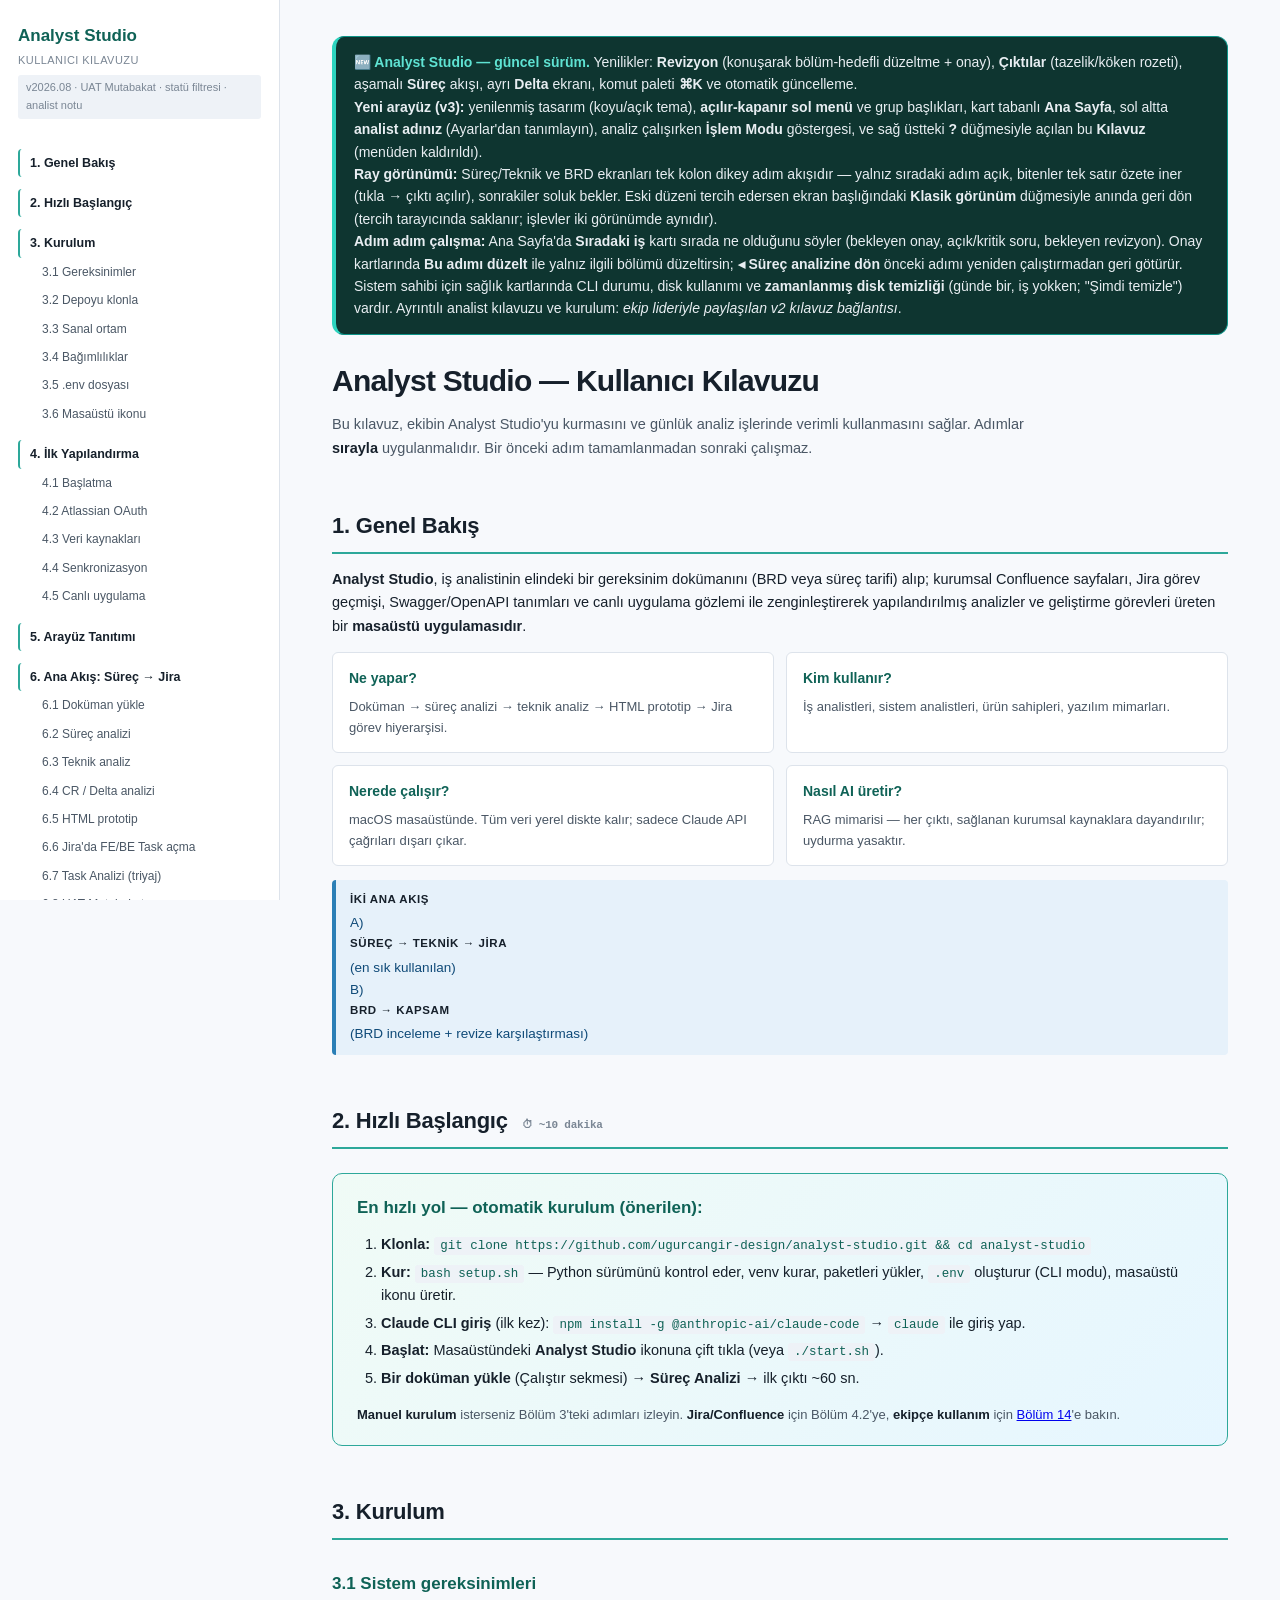
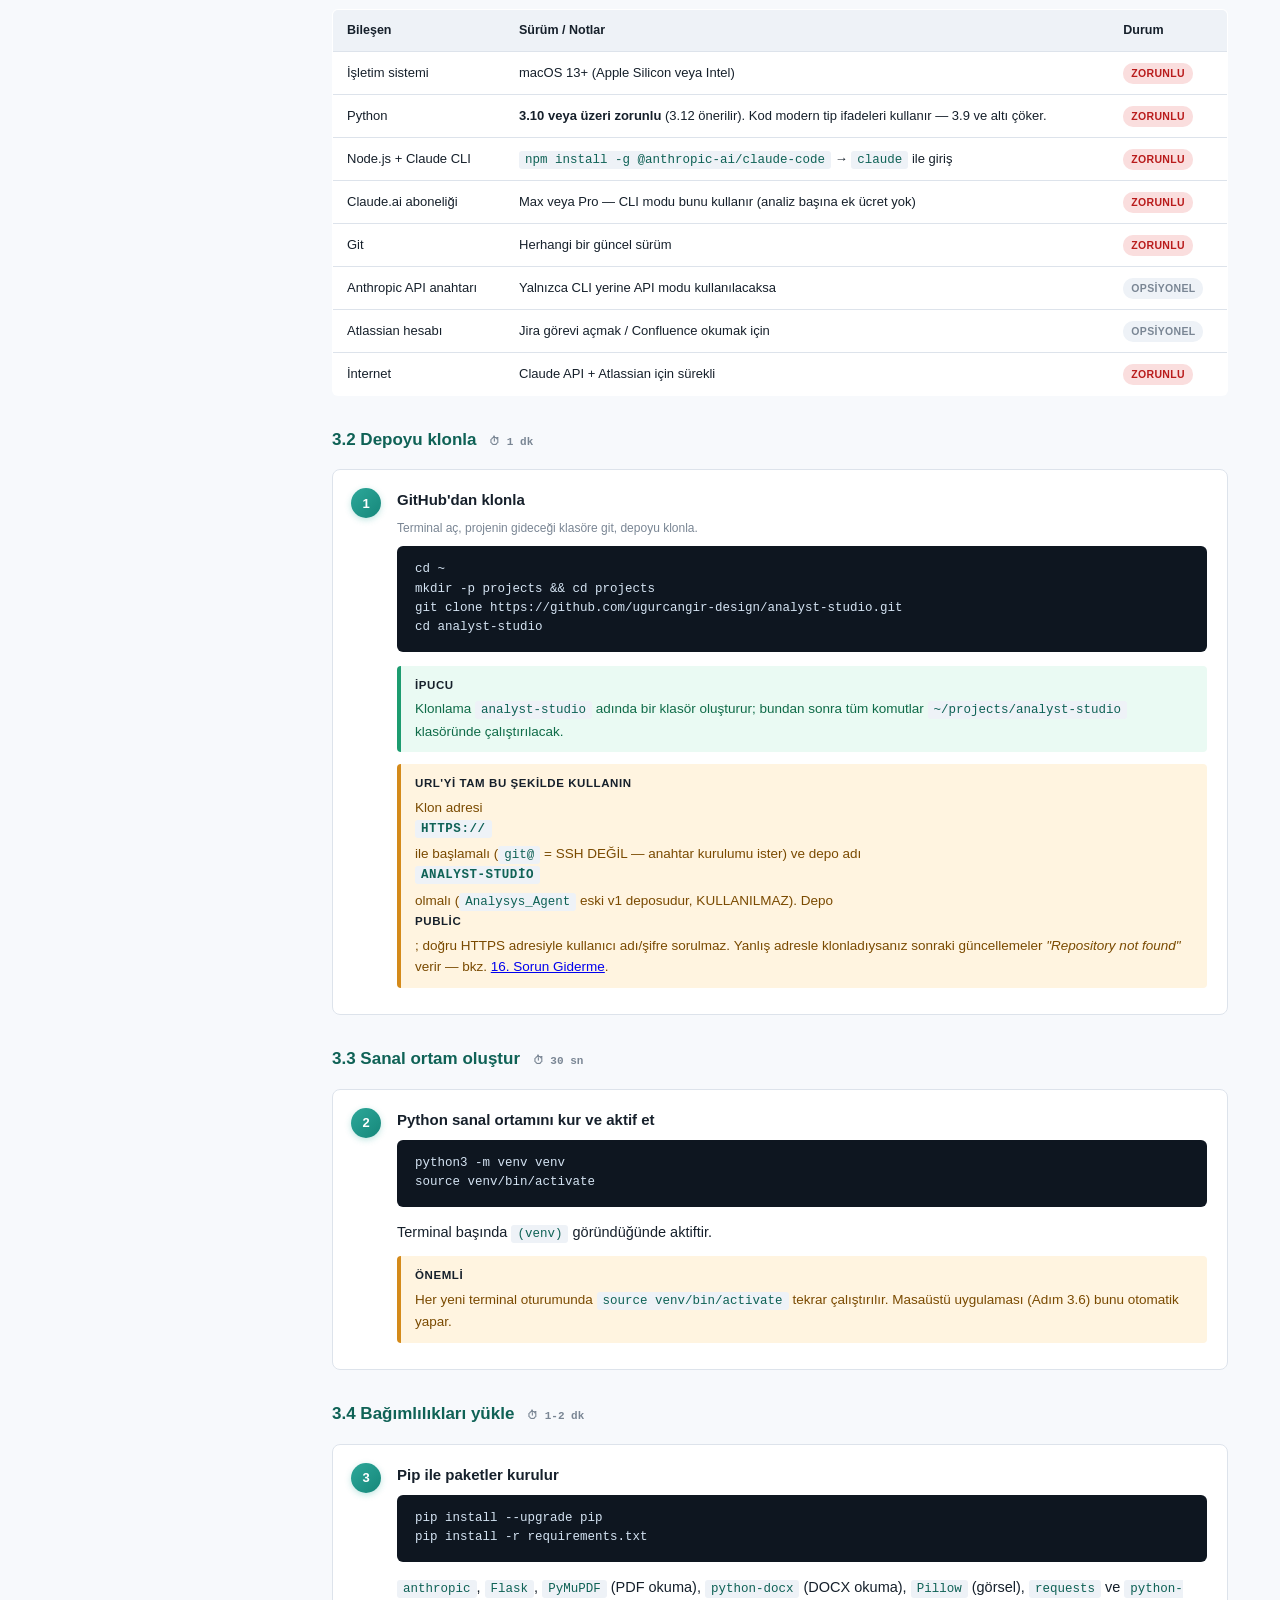
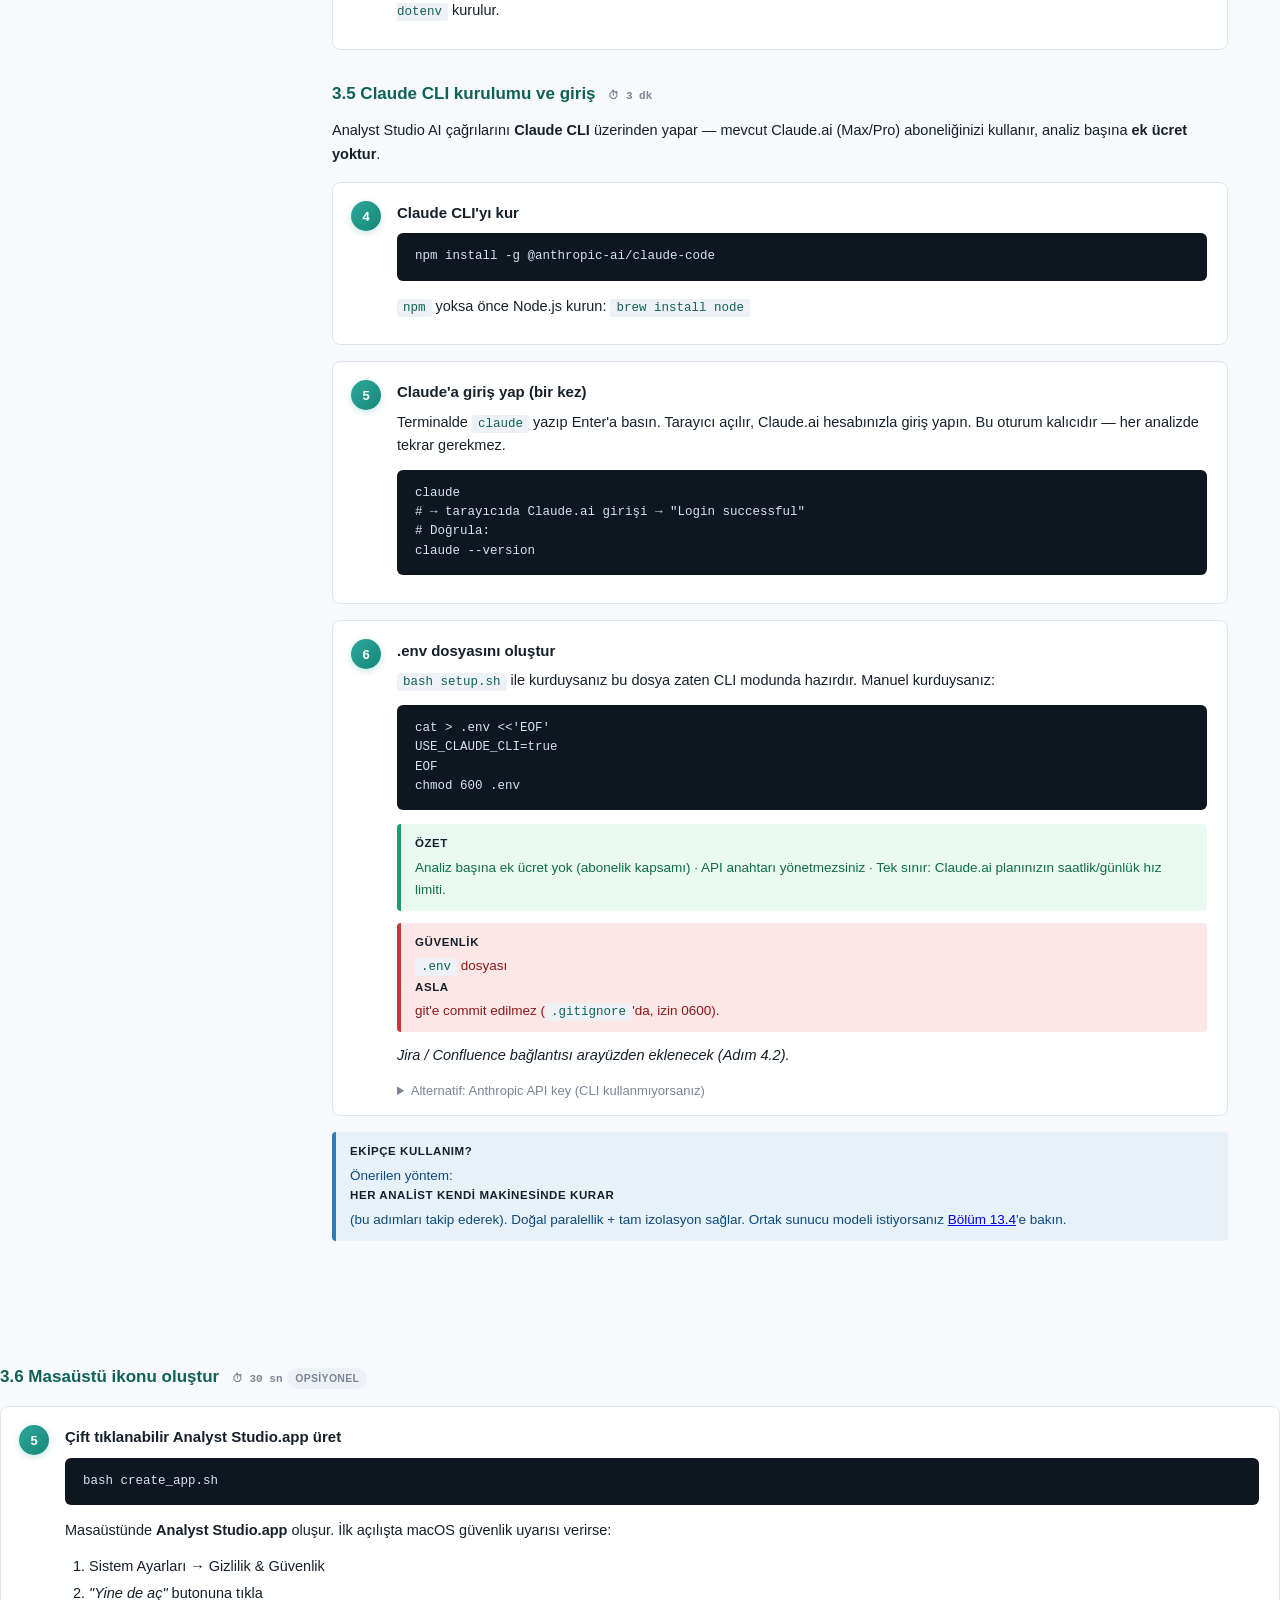
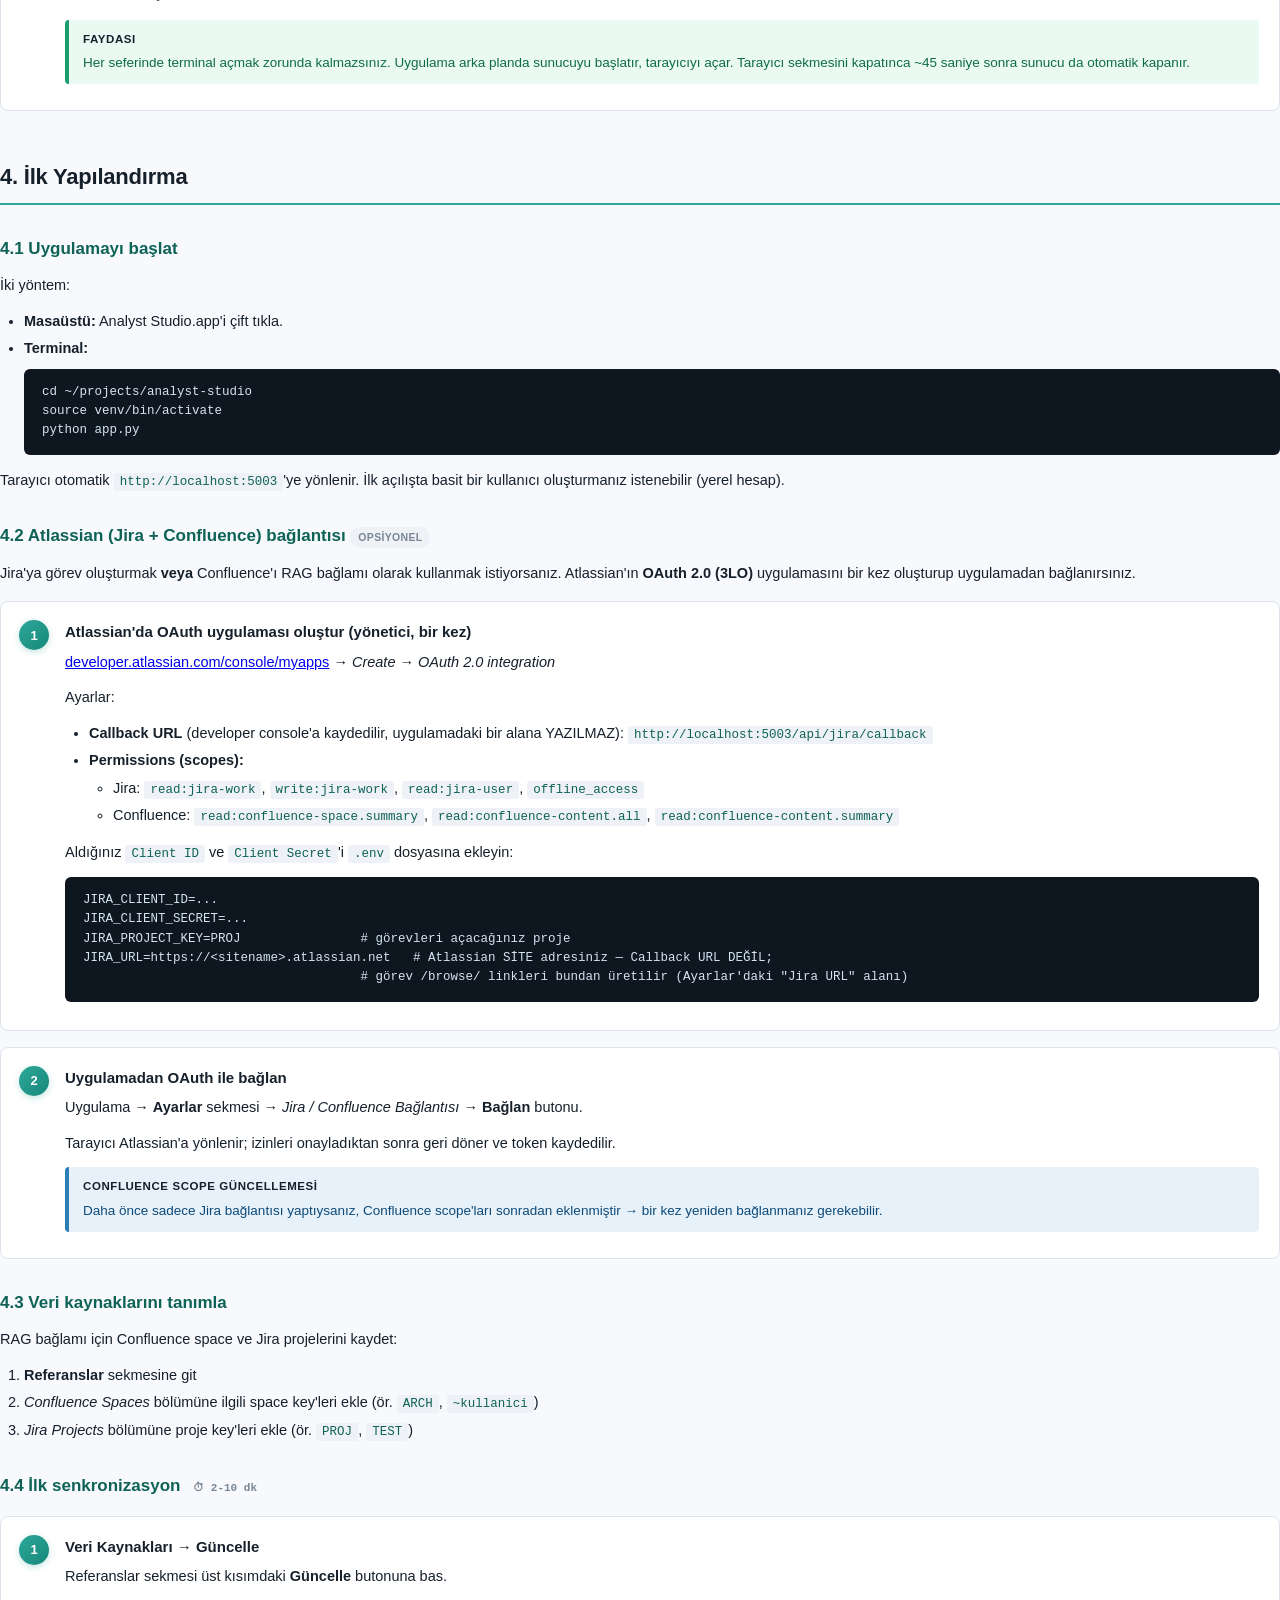
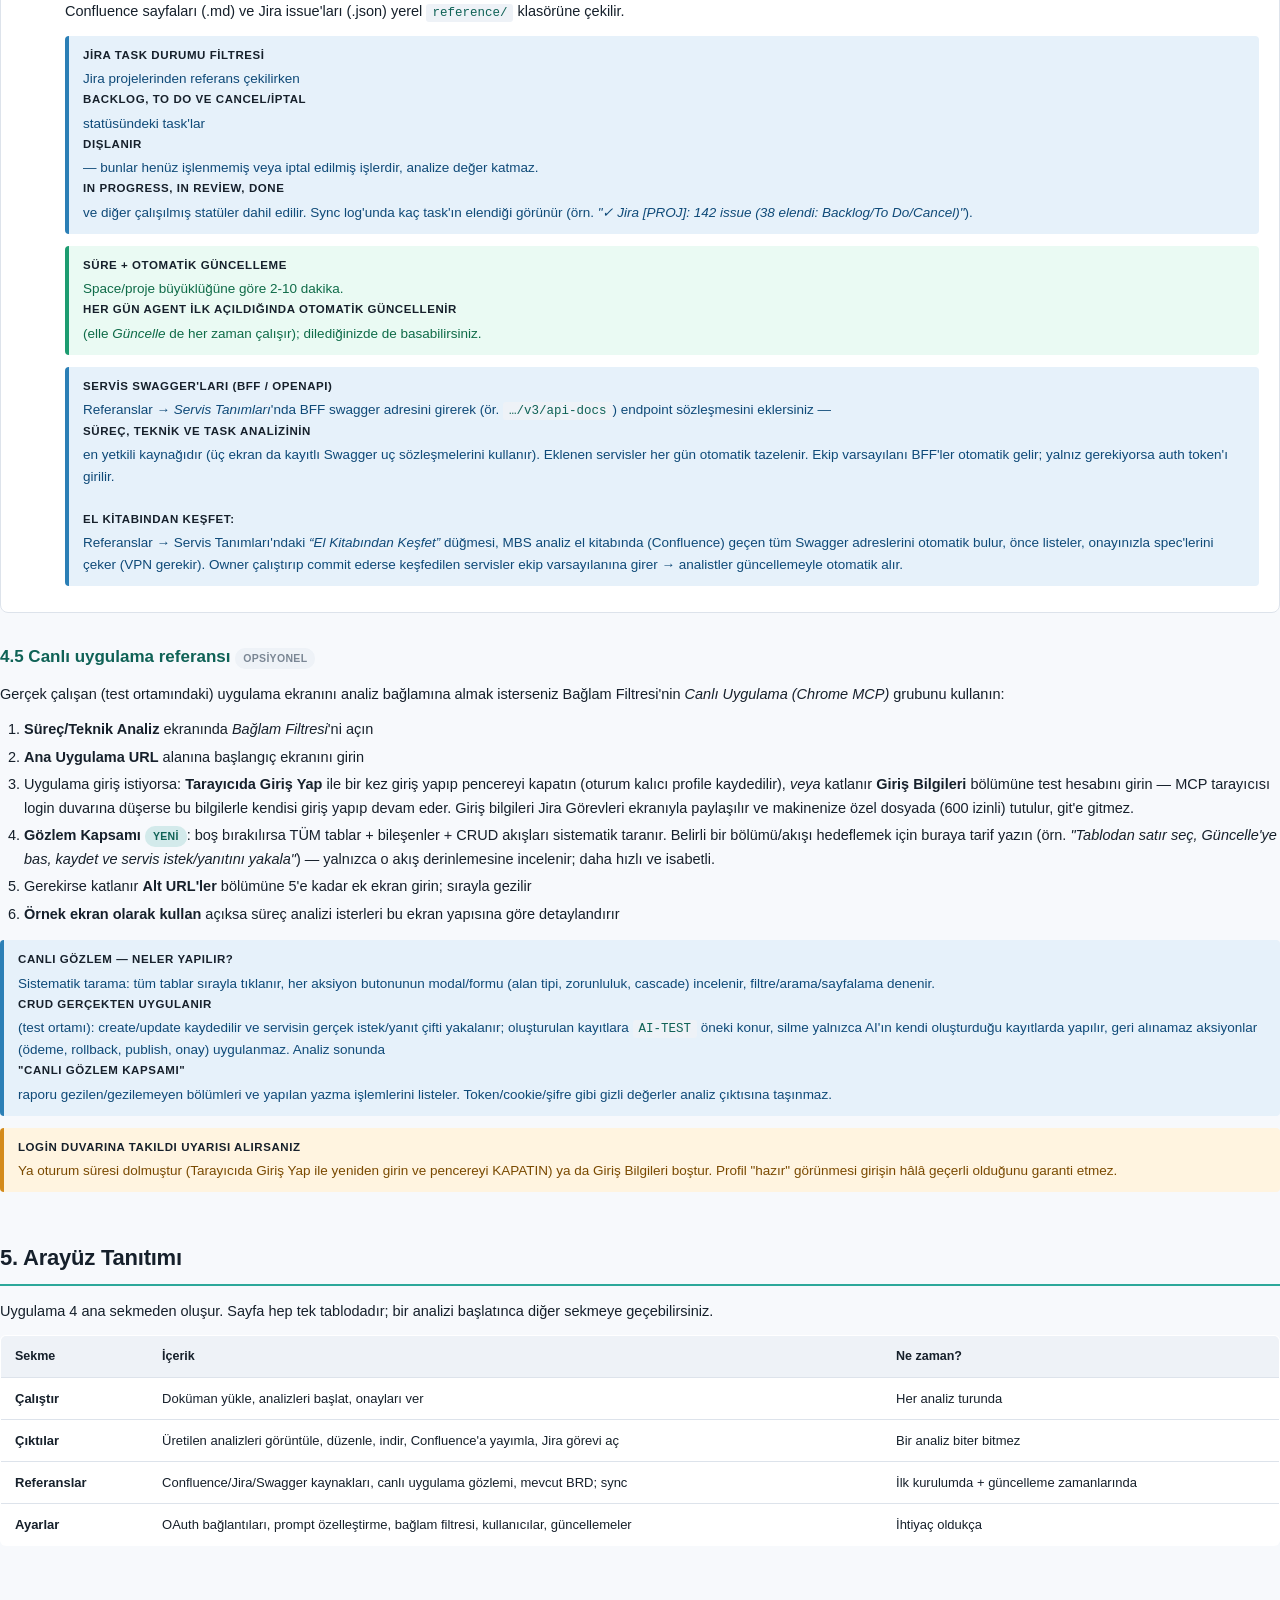
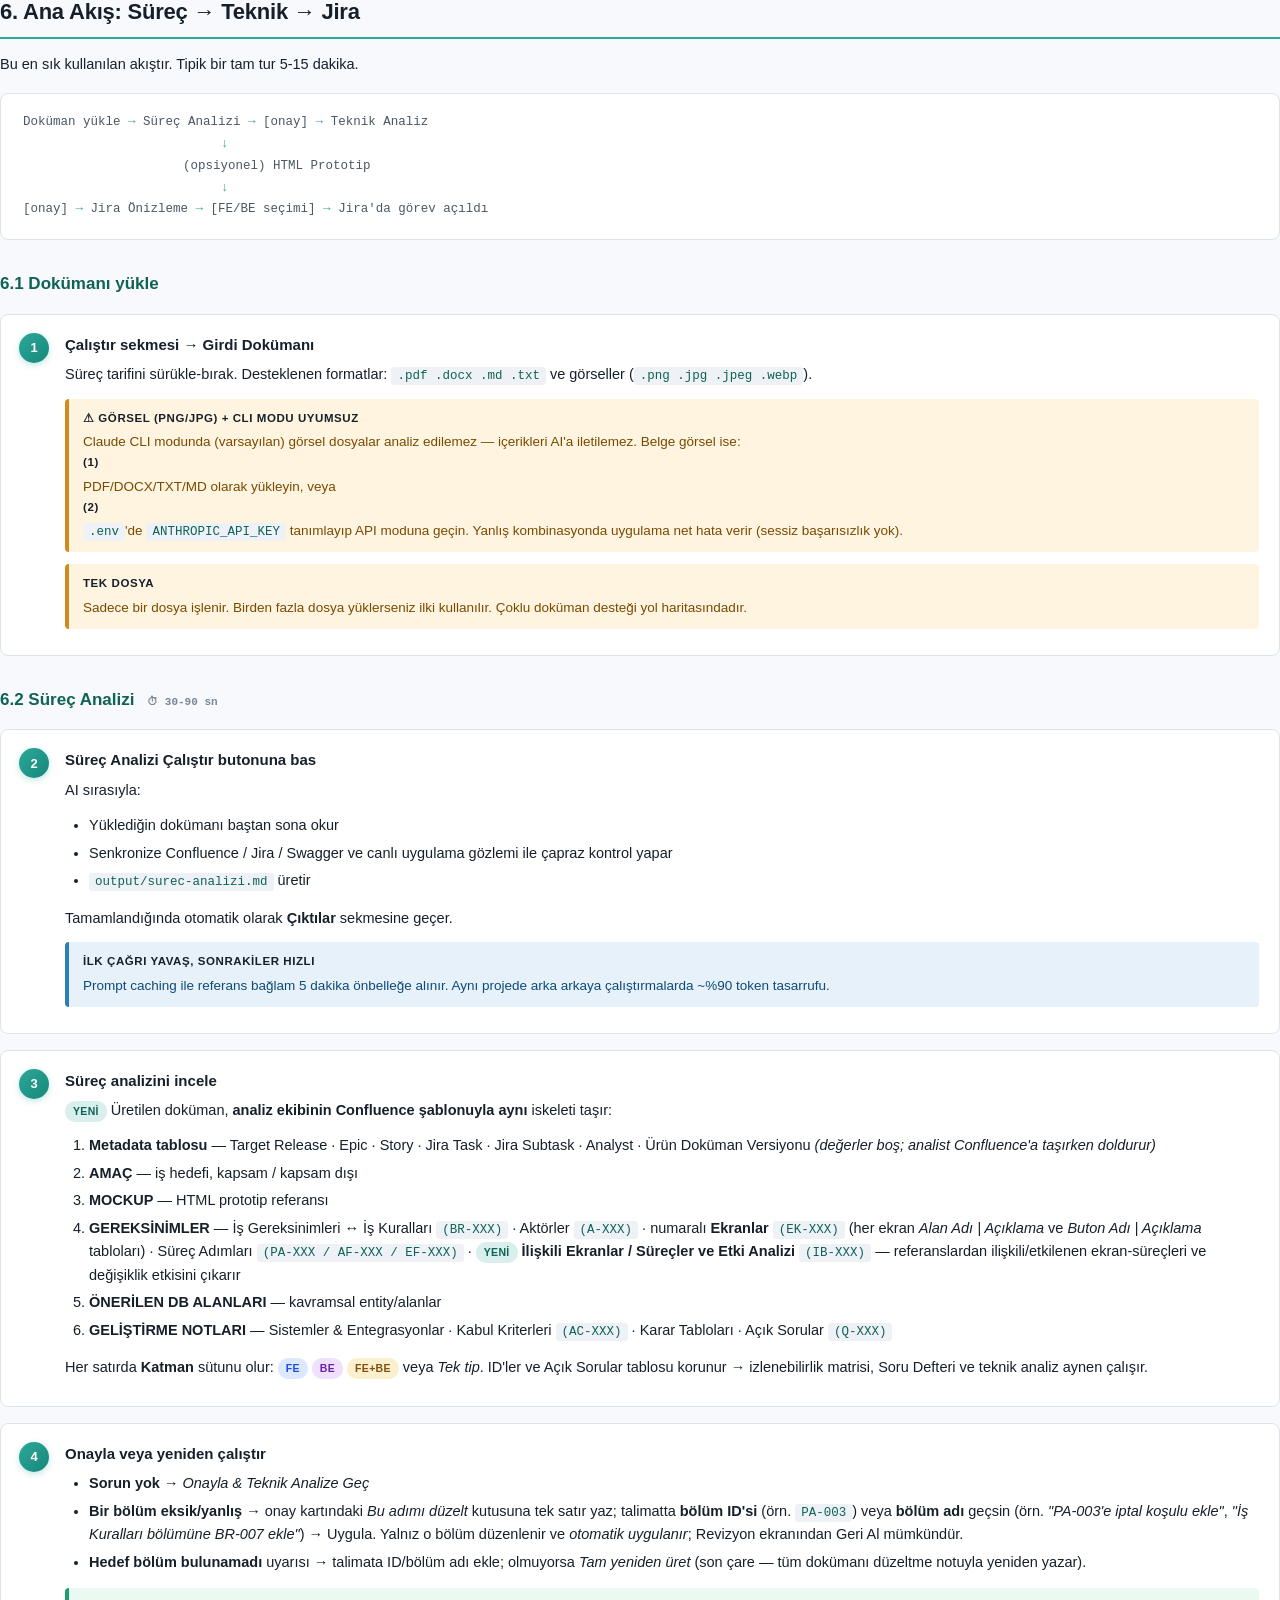
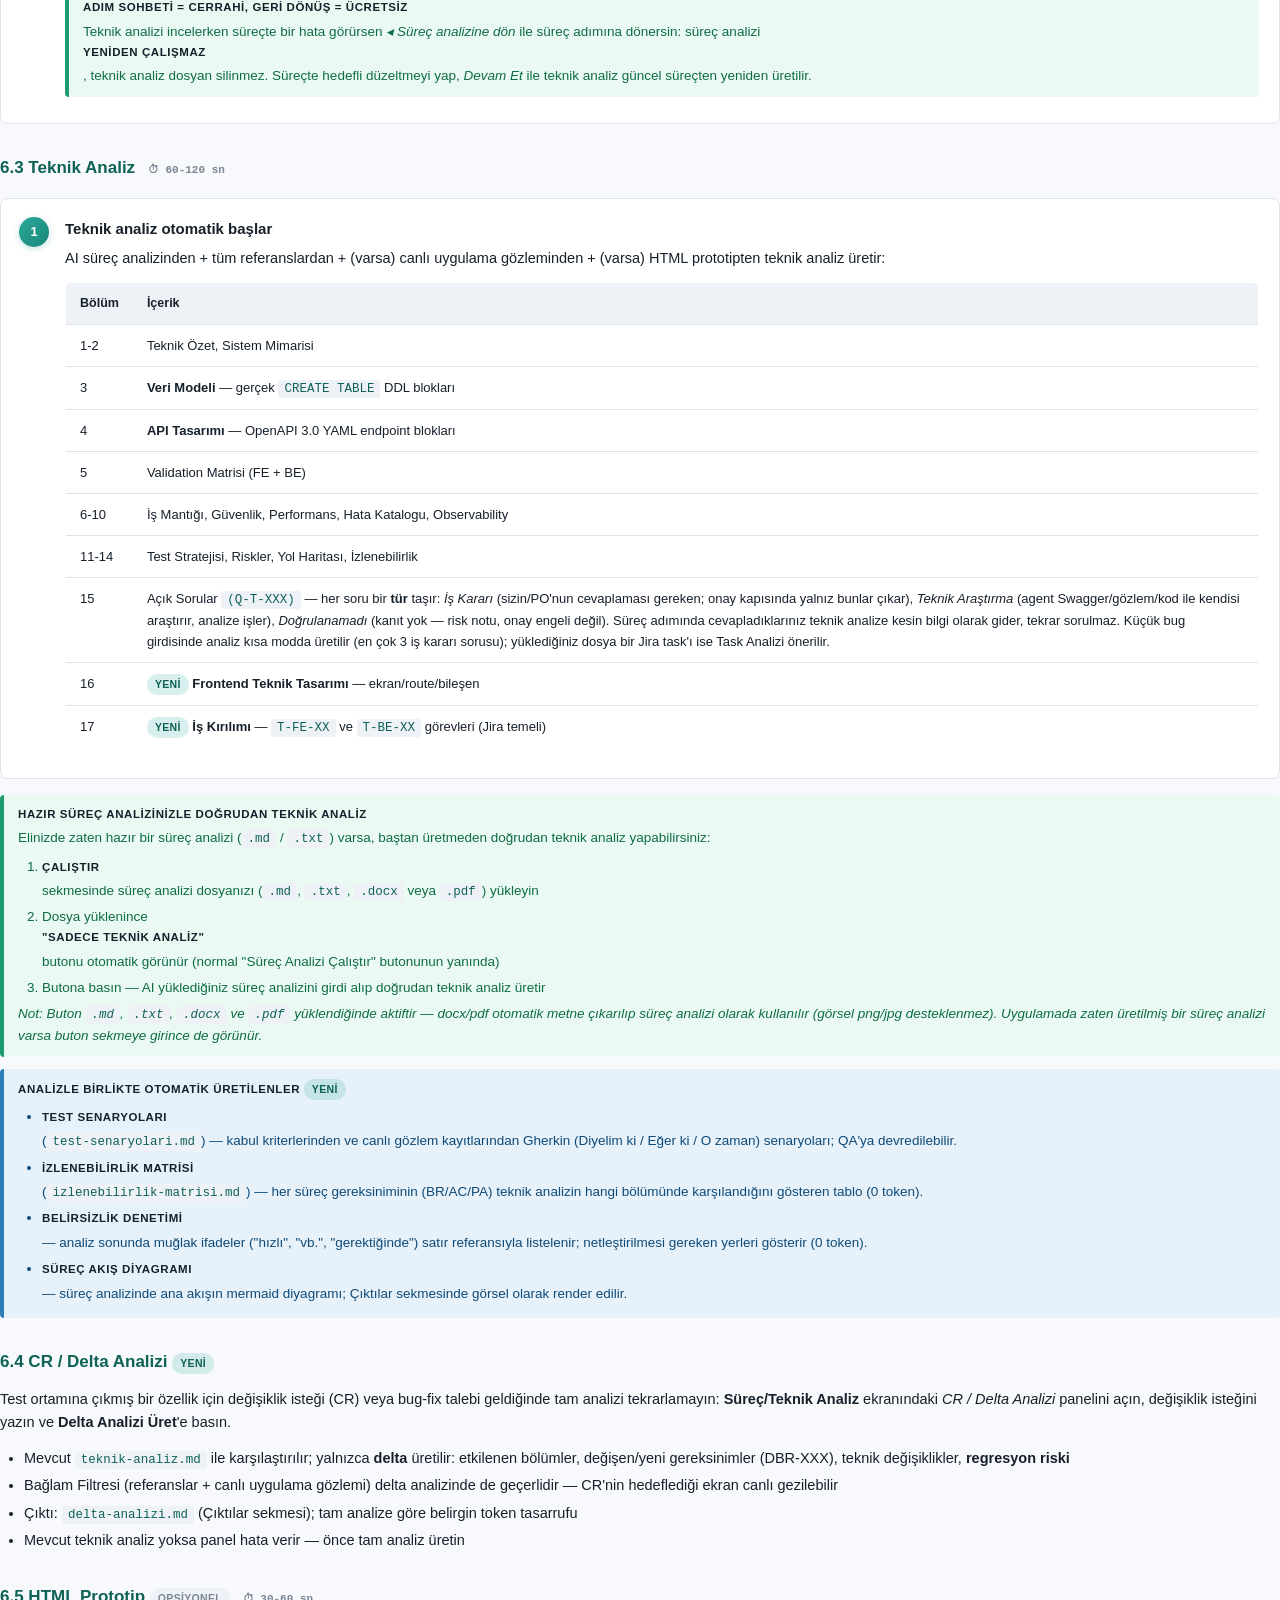
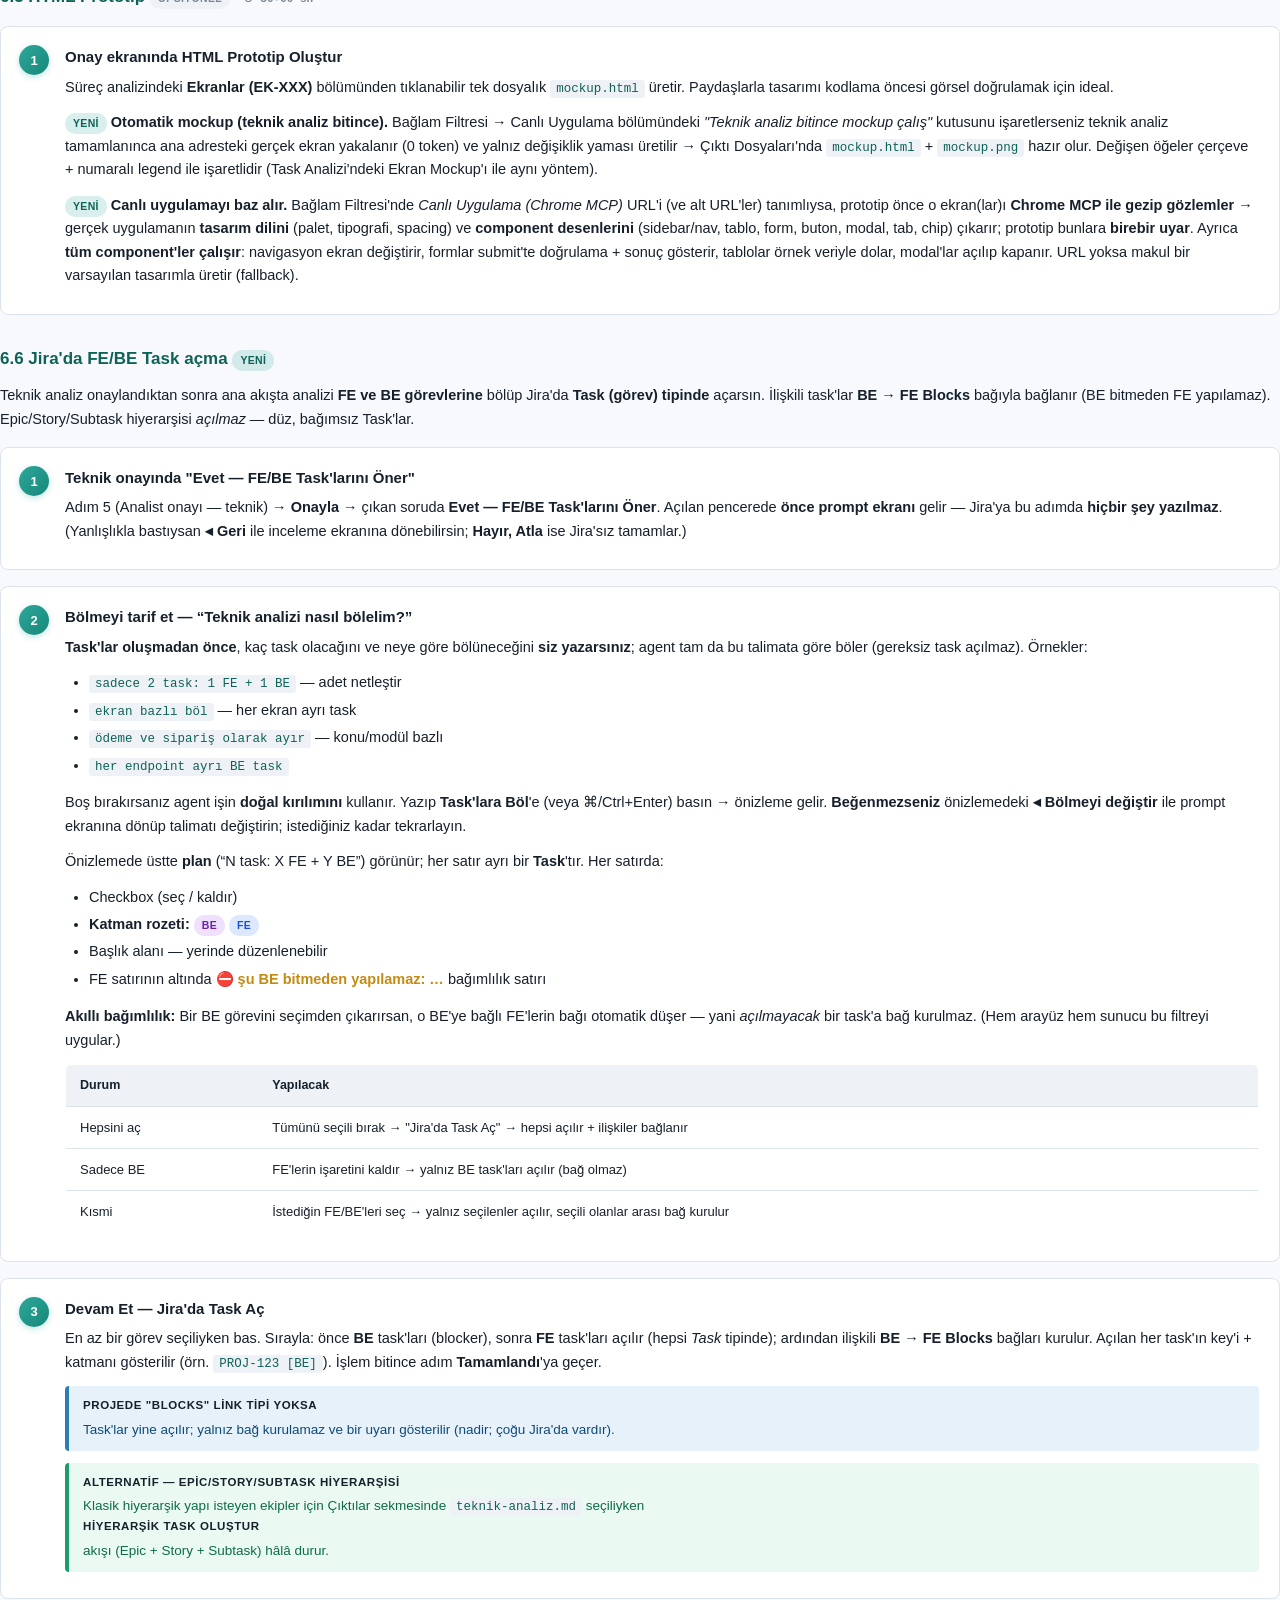
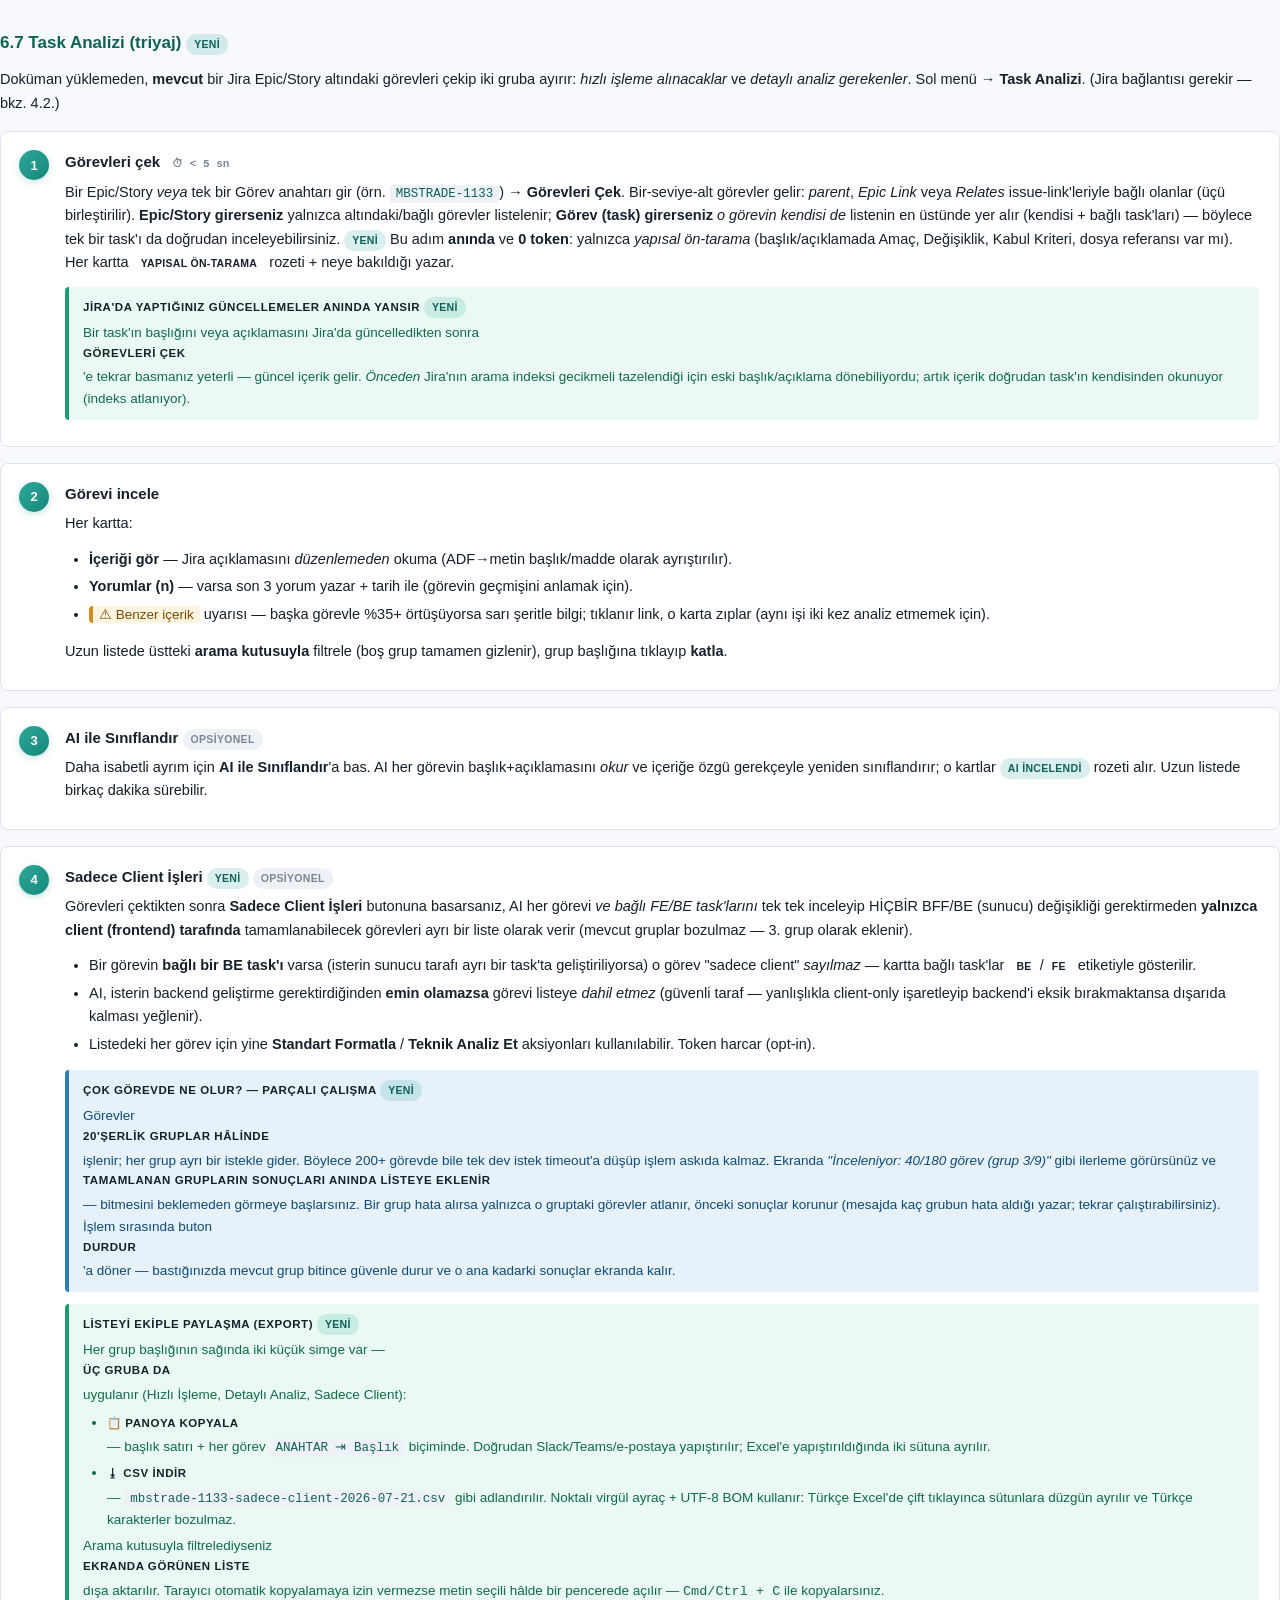
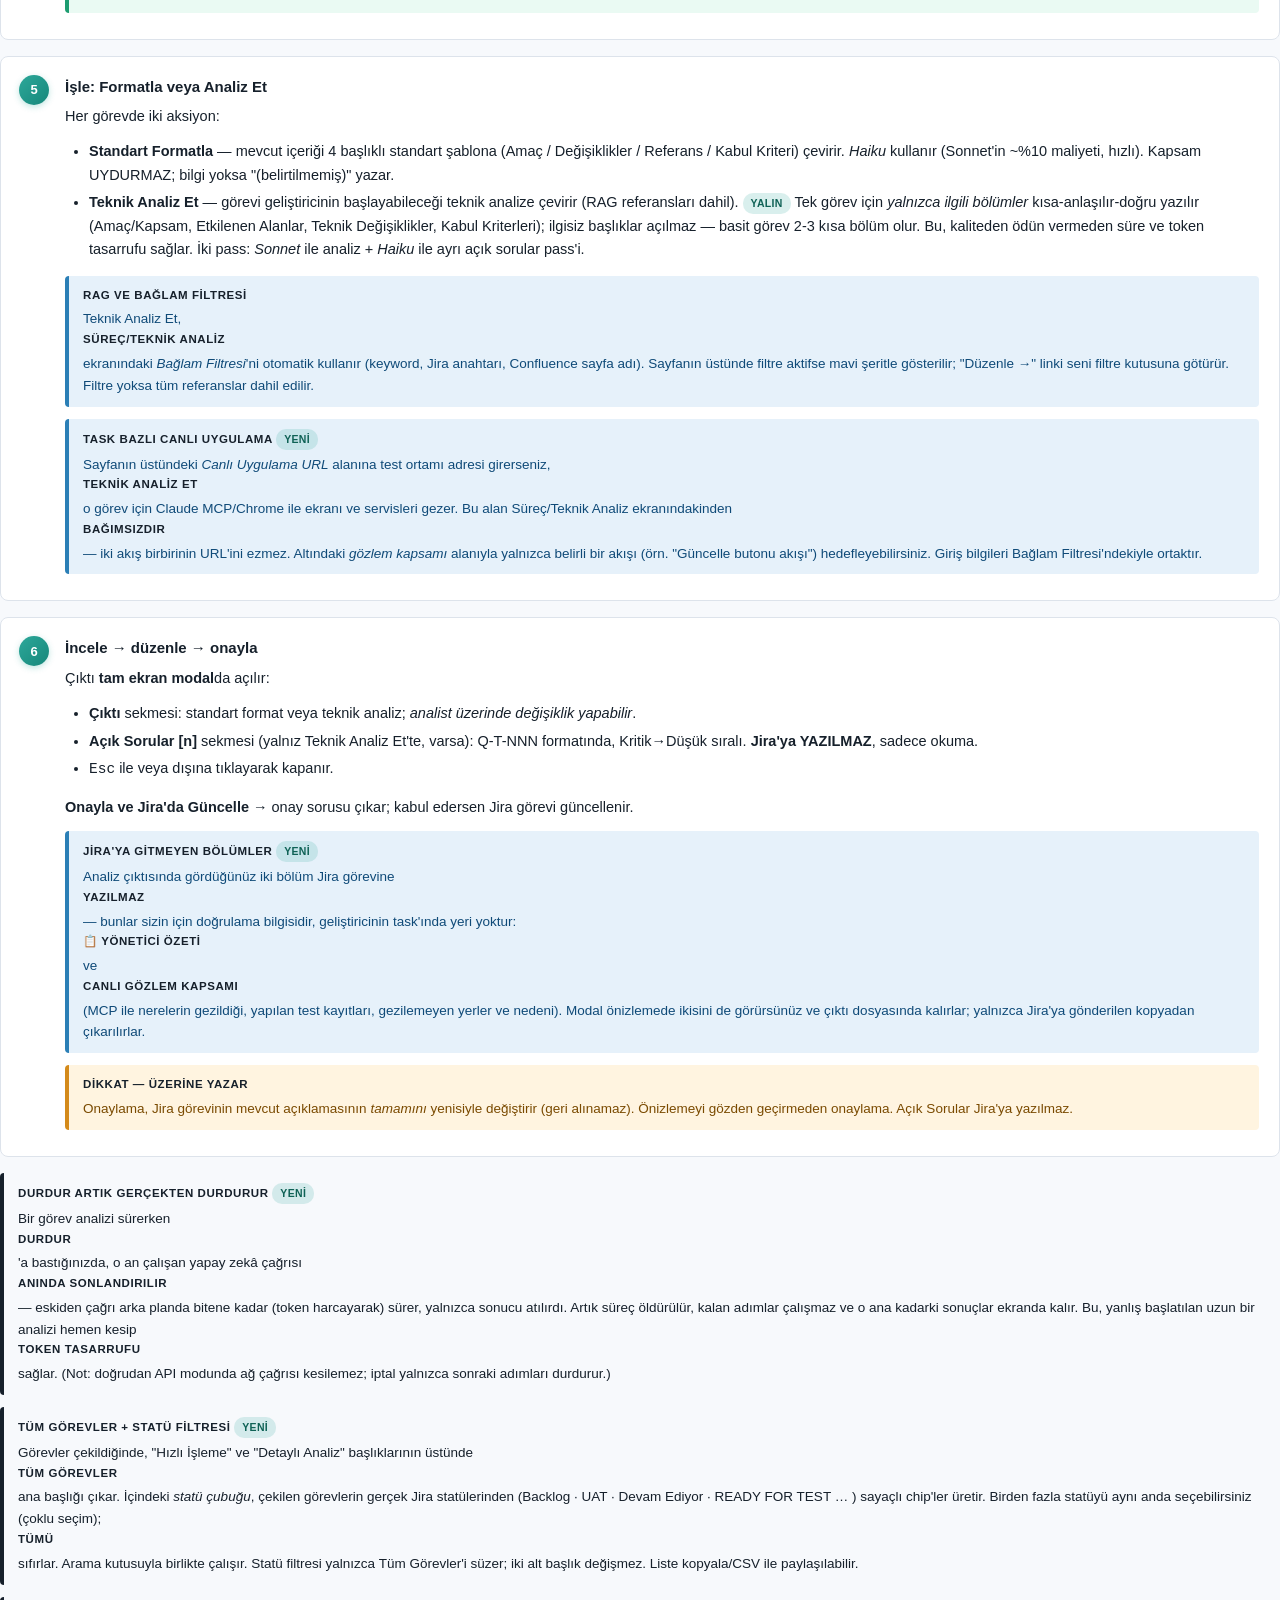
<file: KILAVUZ.html>
<!doctype html>
<html lang="tr">
<head>
<meta charset="utf-8">
<title>Analyst Studio — Kullanıcı Kılavuzu</title>
<meta name="viewport" content="width=device-width,initial-scale=1">
<style>
  :root {
    --bg: #f7f9fc; --surface: #fff; --surface2: #eef2f7;
    --text: #16202b; --text2: #4a5765; --text3: #7a8694;
    --border: #dde3eb; --accent: #2da89a; --accent2: #16877a; --accent3: #0f6256;
    --warn-bg: #fff4e0; --warn-bd: #d48a1a; --warn-tx: #7a4a00;
    --info-bg: #e6f1fa; --info-bd: #2b7fb6; --info-tx: #0f4a78;
    --tip-bg: #eafaf3;  --tip-bd: #1d9c70;  --tip-tx: #0f6b48;
    --err-bg: #fde6e6;  --err-bd: #c63838;  --err-tx: #8a1a1a;
    --mono: 'SF Mono','Menlo','Consolas',monospace;
  }
  * { box-sizing: border-box; }
  html { scroll-behavior: smooth; }
  body {
    margin: 0; font-family: -apple-system,BlinkMacSystemFont,'Segoe UI',Roboto,sans-serif;
    background: var(--bg); color: var(--text);
    font-size: 14.5px; line-height: 1.62;
  }
  .wrap { display: grid; grid-template-columns: 280px 1fr; min-height: 100vh; }

  /* Sidebar */
  aside {
    position: sticky; top: 0; height: 100vh; overflow-y: auto;
    background: var(--surface); border-right: 1px solid var(--border);
    padding: 22px 18px;
  }
  aside .brand { font-size: 17px; font-weight: 700; color: var(--accent3); margin: 0 0 2px; }
  aside .brand-sub { font-size: 11px; color: var(--text3); margin-bottom: 6px; letter-spacing: .04em; text-transform: uppercase; }
  aside .ver { font-size: 11px; color: var(--text3); margin-bottom: 18px; padding: 4px 8px; background: var(--surface2); display: inline-block; border-radius: 3px; }
  aside nav a {
    display: block; padding: 4px 10px; margin: 1px 0;
    text-decoration: none; color: var(--text2); font-size: 12.5px;
    border-radius: 4px; border-left: 2px solid transparent;
  }
  aside nav a:hover { background: var(--surface2); color: var(--text); }
  aside nav a.h1 { font-weight: 600; color: var(--text); margin-top: 12px; border-left-color: var(--accent); }
  aside nav a.h2 { padding-left: 22px; font-size: 12px; }

  /* Main */
  main { padding: 36px 52px 80px; max-width: 1000px; }
  h1.title { font-size: 30px; margin: 0 0 8px; letter-spacing: -0.025em; }
  .lede { font-size: 14.5px; color: var(--text2); margin-bottom: 28px; max-width: 720px; }
  h2 {
    font-size: 22px; margin: 48px 0 14px; padding-bottom: 8px;
    border-bottom: 2px solid var(--accent); letter-spacing: -0.01em;
    scroll-margin-top: 20px;
  }
  h3 { font-size: 17px; margin: 30px 0 12px; color: var(--accent3); scroll-margin-top: 20px; }
  h4 { font-size: 14.5px; margin: 18px 0 8px; }
  p { margin: 0 0 12px; }
  ul, ol { margin: 0 0 14px; padding-left: 24px; }
  li { margin: 4px 0; }
  strong { color: var(--text); }
  code {
    font-family: var(--mono); font-size: 12.5px;
    background: var(--surface2); padding: 2px 6px; border-radius: 3px;
    color: var(--accent3);
  }
  pre {
    background: #0e1620; color: #d4e3f2;
    padding: 14px 18px; border-radius: 6px; overflow-x: auto;
    font-family: var(--mono); font-size: 12.5px; line-height: 1.55;
    margin: 8px 0 14px;
  }
  pre code { background: transparent; padding: 0; color: inherit; }
  .meta {
    display: inline-flex; align-items: center; gap: 6px;
    font-size: 11px; color: var(--text3); margin-left: 8px;
    font-family: var(--mono);
  }

  /* Step */
  .step {
    background: var(--surface); border: 1px solid var(--border);
    border-radius: 8px; padding: 18px 20px 14px; margin: 16px 0;
    position: relative; padding-left: 64px;
  }
  .step .num {
    position: absolute; left: 18px; top: 18px;
    width: 30px; height: 30px; border-radius: 50%;
    background: linear-gradient(135deg, var(--accent), var(--accent2));
    color: #fff; font-weight: 700; font-size: 13px;
    display: flex; align-items: center; justify-content: center;
    box-shadow: 0 2px 6px rgba(45,168,154,.3);
  }
  .step h4 { margin: 0 0 6px; font-size: 15px; }
  .step .desc { color: var(--text3); font-size: 12px; margin-bottom: 8px; }

  /* Callouts */
  .box {
    border-left: 4px solid; padding: 10px 14px; margin: 12px 0;
    border-radius: 4px; font-size: 13.5px;
  }
  .box.info { background: var(--info-bg); border-color: var(--info-bd); color: var(--info-tx); }
  .box.warn { background: var(--warn-bg); border-color: var(--warn-bd); color: var(--warn-tx); }
  .box.tip  { background: var(--tip-bg);  border-color: var(--tip-bd);  color: var(--tip-tx); }
  .box.err  { background: var(--err-bg);  border-color: var(--err-bd);  color: var(--err-tx); }
  .box strong { display: block; margin-bottom: 4px; font-size: 11.5px; text-transform: uppercase; letter-spacing: .05em; }

  /* Table */
  table {
    width: 100%; border-collapse: collapse; margin: 8px 0 14px;
    background: var(--surface); font-size: 13px;
    border: 1px solid var(--border); border-radius: 6px; overflow: hidden;
  }
  th, td {
    text-align: left; padding: 10px 14px;
    border-bottom: 1px solid var(--border); vertical-align: top;
  }
  th { background: var(--surface2); font-weight: 600; font-size: 12.5px; }
  tr:last-child td { border-bottom: none; }
  tr:hover td { background: rgba(45,168,154,.04); }

  /* Pills */
  .pill {
    display: inline-block; padding: 2px 8px; border-radius: 10px;
    font-size: 10.5px; font-weight: 700; letter-spacing: .03em;
    text-transform: uppercase;
  }
  .pill.fe   { background: rgba(59,130,246,.18); color: #1d4ed8; }
  .pill.be   { background: rgba(168,85,247,.18); color: #6b21a8; }
  .pill.febe { background: rgba(234,179,8,.20);  color: #854d0e; }
  .pill.opt  { background: var(--surface2); color: var(--text3); }
  .pill.req  { background: rgba(220,38,38,.15); color: #b91c1c; }
  .pill.new  { background: rgba(45,168,154,.18); color: var(--accent3); }

  /* Flow diagram */
  .flow {
    background: var(--surface); border: 1px solid var(--border);
    border-radius: 8px; padding: 18px 22px; margin: 16px 0;
    font-family: var(--mono); font-size: 12.5px; line-height: 1.75;
    color: var(--text2);
  }
  .flow .arr { color: var(--accent); font-weight: 700; }

  /* Cards grid */
  .cards { display: grid; grid-template-columns: 1fr 1fr; gap: 12px; margin: 14px 0; }
  .card {
    background: var(--surface); border: 1px solid var(--border);
    border-radius: 6px; padding: 14px 16px;
  }
  .card h4 { margin: 0 0 6px; color: var(--accent3); font-size: 14px; }
  .card p { font-size: 13px; color: var(--text2); margin: 0; }

  /* Quick-start banner */
  .qs {
    background: linear-gradient(135deg, #f0fbf6, #e6f6ff);
    border: 1px solid var(--accent);
    border-radius: 10px; padding: 20px 24px; margin: 24px 0 36px;
  }
  .qs h3 { margin-top: 0; color: var(--accent3); }
  .qs ol { margin-bottom: 0; }

  /* Print */
  @media print {
    aside { display: none; }
    .wrap { grid-template-columns: 1fr; }
    main { padding: 20px; max-width: 100%; }
    .step, .card { page-break-inside: avoid; }
    pre { white-space: pre-wrap; word-break: break-word; }
  }
</style>
</head>
<body>
<div class="wrap">
  <aside>
    <div class="brand">Analyst Studio</div>
    <div class="brand-sub">Kullanıcı Kılavuzu</div>
    <div class="ver">v2026.08 · UAT Mutabakat · statü filtresi · analist notu</div>
    <nav>
      <a href="#bakis"     class="h1">1. Genel Bakış</a>
      <a href="#hizli"     class="h1">2. Hızlı Başlangıç</a>
      <a href="#kurulum"   class="h1">3. Kurulum</a>
      <a href="#k-gereksinim" class="h2">3.1 Gereksinimler</a>
      <a href="#k-klonla"     class="h2">3.2 Depoyu klonla</a>
      <a href="#k-venv"       class="h2">3.3 Sanal ortam</a>
      <a href="#k-dep"        class="h2">3.4 Bağımlılıklar</a>
      <a href="#k-env"        class="h2">3.5 .env dosyası</a>
      <a href="#k-app"        class="h2">3.6 Masaüstü ikonu</a>
      <a href="#yapilandirma" class="h1">4. İlk Yapılandırma</a>
      <a href="#y-baslat"  class="h2">4.1 Başlatma</a>
      <a href="#y-oauth"   class="h2">4.2 Atlassian OAuth</a>
      <a href="#y-kaynak"  class="h2">4.3 Veri kaynakları</a>
      <a href="#y-sync"    class="h2">4.4 Senkronizasyon</a>
      <a href="#y-canli"  class="h2">4.5 Canlı uygulama</a>
      <a href="#arayuz"    class="h1">5. Arayüz Tanıtımı</a>
      <a href="#akis-ana"  class="h1">6. Ana Akış: Süreç → Jira</a>
      <a href="#a-yukle"   class="h2">6.1 Doküman yükle</a>
      <a href="#a-surec"   class="h2">6.2 Süreç analizi</a>
      <a href="#a-teknik"  class="h2">6.3 Teknik analiz</a>
      <a href="#a-delta"   class="h2">6.4 CR / Delta analizi</a>
      <a href="#a-mockup"  class="h2">6.5 HTML prototip</a>
      <a href="#a-jira"    class="h2">6.6 Jira'da FE/BE Task açma</a>
      <a href="#a-gorevler" class="h2">6.7 Task Analizi (triyaj)</a>
      <a href="#a-backlog" class="h2">6.8 UAT Mutabakat</a>
      <a href="#a-sohbet"  class="h2">6.9 İnteraktif Analiz (sohbetle)</a>
      <a href="#akis-brd"  class="h1">7. BRD Akışı</a>
      <a href="#sorular"   class="h1">8. Soru Defteri</a>
      <a href="#s-banner"  class="h2">8.1 Banner ve sekme</a>
      <a href="#s-aksiyon" class="h2">8.2 4 aksiyon</a>
      <a href="#s-uygula"  class="h2">8.3 Cevapları uygula</a>
      <a href="#s-paylas"  class="h2">8.4 Paylaşım</a>
      <a href="#kalite"    class="h1">9. Kalite Skoru</a>
      <a href="#cikti"     class="h1">10. Çıktı Yapıları</a>
      <a href="#cikti-yonet" class="h1">11. Çıktı Yönetimi</a>
      <a href="#confluence"  class="h2">11.1 Confluence yayımlama</a>
      <a href="#duzenle"     class="h2">11.2 Düzenle / yeniden çalıştır</a>
      <a href="#prompt"    class="h1">12. Prompt Özelleştirme</a>
      <a href="#filtre"    class="h1">13. Bağlam Filtresi</a>
      <a href="#ekip"      class="h1">14. Ekipçe Kullanım</a>
      <a href="#ekip-lokal"   class="h2">14.1 Lokal kurulum</a>
      <a href="#ekip-sync"    class="h2">14.2 Sync &amp; sürüm</a>
      <a href="#ekip-workflow" class="h2">14.3 İletişim</a>
      <a href="#ekip-sunucu"  class="h2">14.4 Sunucu (opsiyonel)</a>
      <a href="#bakim"     class="h1">15. Güncelleme &amp; Bakım</a>
      <a href="#sorun"     class="h1">16. Sorun Giderme</a>
      <a href="#sss"       class="h1">17. SSS</a>
      <a href="#jira-kopru" class="h1">18. Jira Köprüsü</a>
      <a href="#bildirim"  class="h1">19. Bildirimler</a>
      <a href="#kimlik-yetki" class="h1">20. Kimlik &amp; Yetki</a>
    </nav>
  </aside>

  <main>
    <div style="background:#0e3530;border:1px solid #0d9488;border-left:4px solid #2dd4bf;border-radius:12px;padding:14px 18px;margin-bottom:22px;color:#e8eef2;font-size:14px;line-height:1.6">
      <strong style="color:#5fe3d3">🆕 Analyst Studio — güncel sürüm.</strong>
      Yenilikler: <b>Revizyon</b> (konuşarak bölüm-hedefli düzeltme + onay), <b>Çıktılar</b> (tazelik/köken rozeti),
      aşamalı <b>Süreç</b> akışı, ayrı <b>Delta</b> ekranı, komut paleti <b>⌘K</b> ve otomatik güncelleme.<br>
      <b>Yeni arayüz (v3):</b> yenilenmiş tasarım (koyu/açık tema), <b>açılır-kapanır sol menü</b> ve grup başlıkları,
      kart tabanlı <b>Ana Sayfa</b>, sol altta <b>analist adınız</b> (Ayarlar'dan tanımlayın), analiz çalışırken
      <b>İşlem Modu</b> göstergesi, ve sağ üstteki <b>?</b> düğmesiyle açılan bu <b>Kılavuz</b> (menüden kaldırıldı).<br>
      <b>Ray görünümü:</b> Süreç/Teknik ve BRD ekranları tek kolon dikey adım akışıdır — yalnız sıradaki adım açık,
      bitenler tek satır özete iner (tıkla → çıktı açılır), sonrakiler soluk bekler. Eski düzeni tercih edersen ekran
      başlığındaki <b>Klasik görünüm</b> düğmesiyle anında geri dön (tercih tarayıcında saklanır; işlevler iki görünümde aynıdır).<br>
      <b>Adım adım çalışma:</b> Ana Sayfa'da <b>Sıradaki iş</b> kartı sırada ne olduğunu söyler (bekleyen onay, açık/kritik
      soru, bekleyen revizyon). Onay kartlarında <b>Bu adımı düzelt</b> ile yalnız ilgili bölümü düzeltirsin;
      <b>◂ Süreç analizine dön</b> önceki adımı yeniden çalıştırmadan geri götürür. Sistem sahibi için sağlık
      kartlarında CLI durumu, disk kullanımı ve <b>zamanlanmış disk temizliği</b> (günde bir, iş yokken; "Şimdi temizle") vardır.
      Ayrıntılı analist kılavuzu ve kurulum: <em>ekip lideriyle paylaşılan v2 kılavuz bağlantısı</em>.
    </div>
    <h1 class="title">Analyst Studio — Kullanıcı Kılavuzu</h1>
    <p class="lede">
      Bu kılavuz, ekibin Analyst Studio'yu kurmasını ve günlük analiz işlerinde
      verimli kullanmasını sağlar. Adımlar <strong>sırayla</strong> uygulanmalıdır.
      Bir önceki adım tamamlanmadan sonraki çalışmaz.
    </p>

    <!-- ============== 1 BAKIŞ ============== -->
    <h2 id="bakis">1. Genel Bakış</h2>
    <p>
      <strong>Analyst Studio</strong>, iş analistinin elindeki bir gereksinim
      dokümanını (BRD veya süreç tarifi) alıp; kurumsal Confluence sayfaları,
      Jira görev geçmişi, Swagger/OpenAPI tanımları ve canlı uygulama gözlemi ile
      zenginleştirerek yapılandırılmış analizler ve geliştirme görevleri üreten
      bir <strong>masaüstü uygulamasıdır</strong>.
    </p>

    <div class="cards">
      <div class="card">
        <h4>Ne yapar?</h4>
        <p>Doküman → süreç analizi → teknik analiz → HTML prototip → Jira görev hiyerarşisi.</p>
      </div>
      <div class="card">
        <h4>Kim kullanır?</h4>
        <p>İş analistleri, sistem analistleri, ürün sahipleri, yazılım mimarları.</p>
      </div>
      <div class="card">
        <h4>Nerede çalışır?</h4>
        <p>macOS masaüstünde. Tüm veri yerel diskte kalır; sadece Claude API çağrıları dışarı çıkar.</p>
      </div>
      <div class="card">
        <h4>Nasıl AI üretir?</h4>
        <p>RAG mimarisi — her çıktı, sağlanan kurumsal kaynaklara dayandırılır; uydurma yasaktır.</p>
      </div>
    </div>

    <div class="box info">
      <strong>İki ana akış</strong>
      A) <strong>Süreç → Teknik → Jira</strong> (en sık kullanılan)<br>
      B) <strong>BRD → Kapsam</strong> (BRD inceleme + revize karşılaştırması)
    </div>

    <!-- ============== 2 HIZLI ============== -->
    <h2 id="hizli">2. Hızlı Başlangıç <span class="meta">⏱ ~10 dakika</span></h2>
    <div class="qs">
      <h3>En hızlı yol — otomatik kurulum (önerilen):</h3>
      <ol>
        <li><strong>Klonla:</strong> <code>git clone https://github.com/ugurcangir-design/analyst-studio.git && cd analyst-studio</code></li>
        <li><strong>Kur:</strong> <code>bash setup.sh</code> — Python sürümünü kontrol eder, venv kurar, paketleri yükler, <code>.env</code> oluşturur (CLI modu), masaüstü ikonu üretir.</li>
        <li><strong>Claude CLI giriş</strong> (ilk kez): <code>npm install -g @anthropic-ai/claude-code</code> → <code>claude</code> ile giriş yap.</li>
        <li><strong>Başlat:</strong> Masaüstündeki <strong>Analyst Studio</strong> ikonuna çift tıkla (veya <code>./start.sh</code>).</li>
        <li><strong>Bir doküman yükle</strong> (Çalıştır sekmesi) → <strong>Süreç Analizi</strong> → ilk çıktı ~60 sn.</li>
      </ol>
      <p style="margin-top:14px;margin-bottom:0;font-size:13px;color:var(--text2)">
        <strong>Manuel kurulum</strong> isterseniz Bölüm 3'teki adımları izleyin.
        <strong>Jira/Confluence</strong> için Bölüm 4.2'ye, <strong>ekipçe kullanım</strong> için <a href="#ekip">Bölüm 14</a>'e bakın.
      </p>
    </div>

    <!-- ============== 3 KURULUM ============== -->
    <h2 id="kurulum">3. Kurulum</h2>

    <h3 id="k-gereksinim">3.1 Sistem gereksinimleri</h3>
    <table>
      <tr><th>Bileşen</th><th>Sürüm / Notlar</th><th>Durum</th></tr>
      <tr><td>İşletim sistemi</td><td>macOS 13+ (Apple Silicon veya Intel)</td><td><span class="pill req">Zorunlu</span></td></tr>
      <tr><td>Python</td><td><strong>3.10 veya üzeri zorunlu</strong> (3.12 önerilir). Kod modern tip ifadeleri kullanır — 3.9 ve altı çöker.</td><td><span class="pill req">Zorunlu</span></td></tr>
      <tr><td>Node.js + Claude CLI</td><td><code>npm install -g @anthropic-ai/claude-code</code> → <code>claude</code> ile giriş</td><td><span class="pill req">Zorunlu</span></td></tr>
      <tr><td>Claude.ai aboneliği</td><td>Max veya Pro — CLI modu bunu kullanır (analiz başına ek ücret yok)</td><td><span class="pill req">Zorunlu</span></td></tr>
      <tr><td>Git</td><td>Herhangi bir güncel sürüm</td><td><span class="pill req">Zorunlu</span></td></tr>
      <tr><td>Anthropic API anahtarı</td><td>Yalnızca CLI yerine API modu kullanılacaksa</td><td><span class="pill opt">Opsiyonel</span></td></tr>
      <tr><td>Atlassian hesabı</td><td>Jira görevi açmak / Confluence okumak için</td><td><span class="pill opt">Opsiyonel</span></td></tr>
      <tr><td>İnternet</td><td>Claude API + Atlassian için sürekli</td><td><span class="pill req">Zorunlu</span></td></tr>
    </table>

    <h3 id="k-klonla">3.2 Depoyu klonla <span class="meta">⏱ 1 dk</span></h3>
    <div class="step">
      <div class="num">1</div>
      <h4>GitHub'dan klonla</h4>
      <p class="desc">Terminal aç, projenin gideceği klasöre git, depoyu klonla.</p>
<pre><code>cd ~
mkdir -p projects &amp;&amp; cd projects
git clone https://github.com/ugurcangir-design/analyst-studio.git
cd analyst-studio</code></pre>
      <div class="box tip">
        <strong>İpucu</strong>
        Klonlama <code>analyst-studio</code> adında bir klasör oluşturur; bundan sonra tüm komutlar
        <code>~/projects/analyst-studio</code> klasöründe çalıştırılacak.
      </div>
      <div class="box warn">
        <strong>URL'yi tam bu şekilde kullanın</strong>
        Klon adresi <strong><code>https://</code></strong> ile başlamalı (<code>git@</code> = SSH DEĞİL — anahtar kurulumu ister)
        ve depo adı <strong><code>analyst-studio</code></strong> olmalı (<code>Analysys_Agent</code> eski v1 deposudur, KULLANILMAZ).
        Depo <strong>public</strong>; doğru HTTPS adresiyle kullanıcı adı/şifre sorulmaz. Yanlış adresle klonladıysanız
        sonraki güncellemeler <em>"Repository not found"</em> verir — bkz. <a href="#sorun">16. Sorun Giderme</a>.
      </div>
    </div>

    <h3 id="k-venv">3.3 Sanal ortam oluştur <span class="meta">⏱ 30 sn</span></h3>
    <div class="step">
      <div class="num">2</div>
      <h4>Python sanal ortamını kur ve aktif et</h4>
<pre><code>python3 -m venv venv
source venv/bin/activate</code></pre>
      <p>Terminal başında <code>(venv)</code> göründüğünde aktiftir.</p>
      <div class="box warn">
        <strong>Önemli</strong>
        Her yeni terminal oturumunda <code>source venv/bin/activate</code> tekrar çalıştırılır.
        Masaüstü uygulaması (Adım 3.6) bunu otomatik yapar.
      </div>
    </div>

    <h3 id="k-dep">3.4 Bağımlılıkları yükle <span class="meta">⏱ 1-2 dk</span></h3>
    <div class="step">
      <div class="num">3</div>
      <h4>Pip ile paketler kurulur</h4>
<pre><code>pip install --upgrade pip
pip install -r requirements.txt</code></pre>
      <p>
        <code>anthropic</code>, <code>Flask</code>, <code>PyMuPDF</code> (PDF okuma),
        <code>python-docx</code> (DOCX okuma), <code>Pillow</code> (görsel),
        <code>requests</code> ve <code>python-dotenv</code> kurulur.
      </p>
    </div>

    <h3 id="k-env">3.5 Claude CLI kurulumu ve giriş <span class="meta">⏱ 3 dk</span></h3>
    <p>Analyst Studio AI çağrılarını <strong>Claude CLI</strong> üzerinden yapar — mevcut
    Claude.ai (Max/Pro) aboneliğinizi kullanır, analiz başına <strong>ek ücret yoktur</strong>.</p>

    <div class="step">
      <div class="num">4</div>
      <h4>Claude CLI'yı kur</h4>
<pre><code>npm install -g @anthropic-ai/claude-code</code></pre>
      <p><code>npm</code> yoksa önce Node.js kurun: <code>brew install node</code></p>
    </div>

    <div class="step">
      <div class="num">5</div>
      <h4>Claude'a giriş yap (bir kez)</h4>
      <p>Terminalde <code>claude</code> yazıp Enter'a basın. Tarayıcı açılır, Claude.ai
      hesabınızla giriş yapın. Bu oturum kalıcıdır — her analizde tekrar gerekmez.</p>
<pre><code>claude
# → tarayıcıda Claude.ai girişi → "Login successful"
# Doğrula:
claude --version</code></pre>
    </div>

    <div class="step">
      <div class="num">6</div>
      <h4>.env dosyasını oluştur</h4>
      <p><code>bash setup.sh</code> ile kurduysanız bu dosya zaten CLI modunda hazırdır.
      Manuel kurduysanız:</p>
<pre><code>cat &gt; .env &lt;&lt;'EOF'
USE_CLAUDE_CLI=true
EOF
chmod 600 .env</code></pre>
      <div class="box tip">
        <strong>Özet</strong>
        Analiz başına ek ücret yok (abonelik kapsamı) · API anahtarı yönetmezsiniz ·
        Tek sınır: Claude.ai planınızın saatlik/günlük hız limiti.
      </div>
      <div class="box err">
        <strong>Güvenlik</strong>
        <code>.env</code> dosyası <strong>asla</strong> git'e commit edilmez
        (<code>.gitignore</code>'da, izin 0600).
      </div>
      <p><em>Jira / Confluence bağlantısı arayüzden eklenecek (Adım 4.2).</em></p>

      <details style="margin-top:10px">
        <summary style="cursor:pointer;font-size:13px;color:var(--text3)">Alternatif: Anthropic API key (CLI kullanmıyorsanız)</summary>
        <div style="padding:8px 0 0 16px;font-size:13px;color:var(--text2)">
          CLI yerine doğrudan API kullanmak isterseniz (token bazlı ücret):
          <code>.env</code>'e <code>USE_CLAUDE_CLI</code> yerine
          <code>ANTHROPIC_API_KEY=sk-ant-api03-...</code> yazın
          (<a href="https://console.anthropic.com">console.anthropic.com</a> → API Keys).
          Ekip kurulumunda bu yöntem önerilmez.
        </div>
      </details>
    </div>
      <div class="box info">
        <strong>Ekipçe kullanım?</strong>
        Önerilen yöntem: <strong>her analist kendi makinesinde kurar</strong> (bu adımları takip ederek). Doğal paralellik + tam izolasyon sağlar.
        Ortak sunucu modeli istiyorsanız <a href="#ekip-sunucu">Bölüm 13.4</a>'e bakın.
      </div>
    </div>

    <h3 id="k-app">3.6 Masaüstü ikonu oluştur <span class="meta">⏱ 30 sn</span> <span class="pill opt">opsiyonel</span></h3>
    <div class="step">
      <div class="num">5</div>
      <h4>Çift tıklanabilir Analyst Studio.app üret</h4>
<pre><code>bash create_app.sh</code></pre>
      <p>Masaüstünde <strong>Analyst Studio.app</strong> oluşur. İlk açılışta macOS güvenlik uyarısı verirse:</p>
      <ol>
        <li>Sistem Ayarları → Gizlilik &amp; Güvenlik</li>
        <li><em>"Yine de aç"</em> butonuna tıkla</li>
      </ol>
      <div class="box tip">
        <strong>Faydası</strong>
        Her seferinde terminal açmak zorunda kalmazsınız. Uygulama arka planda
        sunucuyu başlatır, tarayıcıyı açar. Tarayıcı sekmesini kapatınca
        ~45 saniye sonra sunucu da otomatik kapanır.
      </div>
    </div>

    <!-- ============== 4 YAPILANDIRMA ============== -->
    <h2 id="yapilandirma">4. İlk Yapılandırma</h2>

    <h3 id="y-baslat">4.1 Uygulamayı başlat</h3>
    <p>İki yöntem:</p>
    <ul>
      <li><strong>Masaüstü:</strong> Analyst Studio.app'i çift tıkla.</li>
      <li><strong>Terminal:</strong>
<pre><code>cd ~/projects/analyst-studio
source venv/bin/activate
python app.py</code></pre>
      </li>
    </ul>
    <p>Tarayıcı otomatik <code>http://localhost:5003</code>'ye yönlenir. İlk açılışta basit bir kullanıcı oluşturmanız istenebilir (yerel hesap).</p>

    <h3 id="y-oauth">4.2 Atlassian (Jira + Confluence) bağlantısı <span class="pill opt">opsiyonel</span></h3>
    <p>
      Jira'ya görev oluşturmak <strong>veya</strong> Confluence'ı RAG bağlamı olarak
      kullanmak istiyorsanız. Atlassian'ın <strong>OAuth 2.0 (3LO)</strong>
      uygulamasını bir kez oluşturup uygulamadan bağlanırsınız.
    </p>
    <div class="step">
      <div class="num">1</div>
      <h4>Atlassian'da OAuth uygulaması oluştur (yönetici, bir kez)</h4>
      <p>
        <a href="https://developer.atlassian.com/console/myapps/">developer.atlassian.com/console/myapps</a>
        → <em>Create</em> → <em>OAuth 2.0 integration</em>
      </p>
      <p>Ayarlar:</p>
      <ul>
        <li><strong>Callback URL</strong> (developer console'a kaydedilir, uygulamadaki bir alana YAZILMAZ):
          <code>http://localhost:5003/api/jira/callback</code></li>
        <li><strong>Permissions (scopes):</strong>
          <ul>
            <li>Jira: <code>read:jira-work</code>, <code>write:jira-work</code>, <code>read:jira-user</code>, <code>offline_access</code></li>
            <li>Confluence: <code>read:confluence-space.summary</code>, <code>read:confluence-content.all</code>, <code>read:confluence-content.summary</code></li>
          </ul>
        </li>
      </ul>
      <p>Aldığınız <code>Client ID</code> ve <code>Client Secret</code>'i <code>.env</code> dosyasına ekleyin:</p>
<pre><code>JIRA_CLIENT_ID=...
JIRA_CLIENT_SECRET=...
JIRA_PROJECT_KEY=PROJ                # görevleri açacağınız proje
JIRA_URL=https://&lt;sitename&gt;.atlassian.net   # Atlassian SİTE adresiniz — Callback URL DEĞİL;
                                     # görev /browse/ linkleri bundan üretilir (Ayarlar'daki "Jira URL" alanı)</code></pre>
    </div>
    <div class="step">
      <div class="num">2</div>
      <h4>Uygulamadan OAuth ile bağlan</h4>
      <p>
        Uygulama → <strong>Ayarlar</strong> sekmesi → <em>Jira / Confluence Bağlantısı</em> →
        <strong>Bağlan</strong> butonu.
      </p>
      <p>Tarayıcı Atlassian'a yönlenir; izinleri onayladıktan sonra geri döner ve token kaydedilir.</p>
      <div class="box info">
        <strong>Confluence scope güncellemesi</strong>
        Daha önce sadece Jira bağlantısı yaptıysanız, Confluence scope'ları sonradan eklenmiştir → bir kez yeniden bağlanmanız gerekebilir.
      </div>
    </div>

    <h3 id="y-kaynak">4.3 Veri kaynaklarını tanımla</h3>
    <p>RAG bağlamı için Confluence space ve Jira projelerini kaydet:</p>
    <ol>
      <li><strong>Referanslar</strong> sekmesine git</li>
      <li><em>Confluence Spaces</em> bölümüne ilgili space key'leri ekle (ör. <code>ARCH</code>, <code>~kullanici</code>)</li>
      <li><em>Jira Projects</em> bölümüne proje key'leri ekle (ör. <code>PROJ</code>, <code>TEST</code>)</li>
    </ol>

    <h3 id="y-sync">4.4 İlk senkronizasyon <span class="meta">⏱ 2-10 dk</span></h3>
    <div class="step">
      <div class="num">1</div>
      <h4>Veri Kaynakları → Güncelle</h4>
      <p>Referanslar sekmesi üst kısımdaki <strong>Güncelle</strong> butonuna bas.</p>
      <p>Confluence sayfaları (.md) ve Jira issue'ları (.json) yerel <code>reference/</code> klasörüne çekilir.</p>
      <div class="box info">
        <strong>Jira task durumu filtresi</strong>
        Jira projelerinden referans çekilirken <strong>Backlog, To&nbsp;Do ve Cancel/İptal</strong>
        statüsündeki task'lar <strong>dışlanır</strong> — bunlar henüz işlenmemiş veya iptal edilmiş
        işlerdir, analize değer katmaz. <strong>In&nbsp;Progress, In&nbsp;Review, Done</strong> ve
        diğer çalışılmış statüler dahil edilir. Sync log'unda kaç task'ın elendiği görünür
        (örn. <em>"✓ Jira [PROJ]: 142 issue (38 elendi: Backlog/To&nbsp;Do/Cancel)"</em>).
      </div>
      <div class="box tip">
        <strong>Süre + otomatik güncelleme</strong>
        Space/proje büyüklüğüne göre 2-10 dakika. <strong>Her gün agent ilk açıldığında otomatik güncellenir</strong>
        (elle <em>Güncelle</em> de her zaman çalışır); dilediğinizde de basabilirsiniz.
      </div>
      <div class="box info">
        <strong>Servis Swagger'ları (BFF / OpenAPI)</strong>
        Referanslar → <em>Servis Tanımları</em>'nda BFF swagger adresini girerek (ör. <code>…/v3/api-docs</code>)
        endpoint sözleşmesini eklersiniz — <strong>Süreç, Teknik ve Task analizinin</strong> en yetkili kaynağıdır
        (üç ekran da kayıtlı Swagger uç sözleşmelerini kullanır). Eklenen servisler her gün otomatik tazelenir.
        Ekip varsayılanı BFF'ler otomatik gelir; yalnız gerekiyorsa auth token'ı girilir.
        <br><br><strong>El Kitabından Keşfet:</strong> Referanslar → Servis Tanımları'ndaki <em>“El Kitabından Keşfet”</em>
        düğmesi, MBS analiz el kitabında (Confluence) geçen tüm Swagger adreslerini otomatik bulur, önce listeler,
        onayınızla spec'lerini çeker (VPN gerekir). Owner çalıştırıp commit ederse keşfedilen servisler ekip
        varsayılanına girer → analistler güncellemeyle otomatik alır.
      </div>
    </div>

    <h3 id="y-canli">4.5 Canlı uygulama referansı <span class="pill opt">opsiyonel</span></h3>
    <p>Gerçek çalışan (test ortamındaki) uygulama ekranını analiz bağlamına almak isterseniz
    Bağlam Filtresi'nin <em>Canlı Uygulama (Chrome MCP)</em> grubunu kullanın:</p>
    <ol>
      <li><strong>Süreç/Teknik Analiz</strong> ekranında <em>Bağlam Filtresi</em>'ni açın</li>
      <li><strong>Ana Uygulama URL</strong> alanına başlangıç ekranını girin</li>
      <li>Uygulama giriş istiyorsa: <strong>Tarayıcıda Giriş Yap</strong> ile bir kez giriş yapıp
        pencereyi kapatın (oturum kalıcı profile kaydedilir), <em>veya</em> katlanır
        <strong>Giriş Bilgileri</strong> bölümüne test hesabını girin — MCP tarayıcısı login
        duvarına düşerse bu bilgilerle kendisi giriş yapıp devam eder. Giriş bilgileri Jira
        Görevleri ekranıyla paylaşılır ve makinenize özel dosyada (600 izinli) tutulur, git'e gitmez.</li>
      <li><strong>Gözlem Kapsamı</strong> <span class="pill new">Yeni</span>: boş bırakılırsa TÜM
        tablar + bileşenler + CRUD akışları sistematik taranır. Belirli bir bölümü/akışı hedeflemek
        için buraya tarif yazın (örn. <em>"Tablodan satır seç, Güncelle'ye bas, kaydet ve servis
        istek/yanıtını yakala"</em>) — yalnızca o akış derinlemesine incelenir; daha hızlı ve isabetli.</li>
      <li>Gerekirse katlanır <strong>Alt URL'ler</strong> bölümüne 5'e kadar ek ekran girin; sırayla gezilir</li>
      <li><strong>Örnek ekran olarak kullan</strong> açıksa süreç analizi isterleri bu ekran yapısına göre detaylandırır</li>
    </ol>
    <div class="box info">
      <strong>Canlı gözlem — neler yapılır?</strong>
      Sistematik tarama: tüm tablar sırayla tıklanır, her aksiyon butonunun modal/formu (alan tipi,
      zorunluluk, cascade) incelenir, filtre/arama/sayfalama denenir. <strong>CRUD gerçekten
      uygulanır</strong> (test ortamı): create/update kaydedilir ve servisin gerçek istek/yanıt çifti
      yakalanır; oluşturulan kayıtlara <code>AI-TEST</code> öneki konur, silme yalnızca AI'ın kendi
      oluşturduğu kayıtlarda yapılır, geri alınamaz aksiyonlar (ödeme, rollback, publish, onay)
      uygulanmaz. Analiz sonunda <strong>"Canlı Gözlem Kapsamı"</strong> raporu gezilen/gezilemeyen
      bölümleri ve yapılan yazma işlemlerini listeler. Token/cookie/şifre gibi gizli değerler analiz
      çıktısına taşınmaz.
    </div>
    <div class="box warn">
      <strong>Login duvarına takıldı uyarısı alırsanız</strong>
      Ya oturum süresi dolmuştur (Tarayıcıda Giriş Yap ile yeniden girin ve pencereyi KAPATIN) ya da
      Giriş Bilgileri boştur. Profil "hazır" görünmesi girişin hâlâ geçerli olduğunu garanti etmez.
    </div>

    <!-- ============== 5 ARAYÜZ ============== -->
    <h2 id="arayuz">5. Arayüz Tanıtımı</h2>
    <p>Uygulama 4 ana sekmeden oluşur. Sayfa hep tek tablodadır; bir analizi başlatınca diğer sekmeye geçebilirsiniz.</p>
    <table>
      <tr><th>Sekme</th><th>İçerik</th><th>Ne zaman?</th></tr>
      <tr>
        <td><strong>Çalıştır</strong></td>
        <td>Doküman yükle, analizleri başlat, onayları ver</td>
        <td>Her analiz turunda</td>
      </tr>
      <tr>
        <td><strong>Çıktılar</strong></td>
        <td>Üretilen analizleri görüntüle, düzenle, indir, Confluence'a yayımla, Jira görevi aç</td>
        <td>Bir analiz biter bitmez</td>
      </tr>
      <tr>
        <td><strong>Referanslar</strong></td>
        <td>Confluence/Jira/Swagger kaynakları, canlı uygulama gözlemi, mevcut BRD; sync</td>
        <td>İlk kurulumda + güncelleme zamanlarında</td>
      </tr>
      <tr>
        <td><strong>Ayarlar</strong></td>
        <td>OAuth bağlantıları, prompt özelleştirme, bağlam filtresi, kullanıcılar, güncellemeler</td>
        <td>İhtiyaç oldukça</td>
      </tr>
    </table>

    <!-- ============== 6 ANA AKIŞ ============== -->
    <h2 id="akis-ana">6. Ana Akış: Süreç → Teknik → Jira</h2>
    <p>Bu en sık kullanılan akıştır. Tipik bir tam tur 5-15 dakika.</p>

    <div class="flow">
Doküman yükle <span class="arr">→</span> Süreç Analizi <span class="arr">→</span> [onay] <span class="arr">→</span> Teknik Analiz
<br><span style="margin-left:198px"><span class="arr">↓</span></span>
<br><span style="margin-left:160px">(opsiyonel) HTML Prototip</span>
<br><span style="margin-left:198px"><span class="arr">↓</span></span>
<br>[onay] <span class="arr">→</span> Jira Önizleme <span class="arr">→</span> [FE/BE seçimi] <span class="arr">→</span> Jira'da görev açıldı
    </div>

    <h3 id="a-yukle">6.1 Dokümanı yükle</h3>
    <div class="step">
      <div class="num">1</div>
      <h4>Çalıştır sekmesi → Girdi Dokümanı</h4>
      <p>Süreç tarifini sürükle-bırak. Desteklenen formatlar: <code>.pdf .docx .md .txt</code> ve görseller (<code>.png .jpg .jpeg .webp</code>).</p>
      <div class="box warn">
        <strong>⚠ Görsel (PNG/JPG) + CLI modu uyumsuz</strong>
        Claude CLI modunda (varsayılan) görsel dosyalar analiz edilemez —
        içerikleri AI'a iletilemez. Belge görsel ise: <strong>(1)</strong> PDF/DOCX/TXT/MD
        olarak yükleyin, veya <strong>(2)</strong> <code>.env</code>'de
        <code>ANTHROPIC_API_KEY</code> tanımlayıp API moduna geçin. Yanlış
        kombinasyonda uygulama net hata verir (sessiz başarısızlık yok).
      </div>
      <div class="box warn">
        <strong>Tek dosya</strong>
        Sadece bir dosya işlenir. Birden fazla dosya yüklerseniz ilki kullanılır. Çoklu doküman desteği yol haritasındadır.
      </div>
    </div>

    <h3 id="a-surec">6.2 Süreç Analizi <span class="meta">⏱ 30-90 sn</span></h3>
    <div class="step">
      <div class="num">2</div>
      <h4>Süreç Analizi Çalıştır butonuna bas</h4>
      <p>AI sırasıyla:</p>
      <ul>
        <li>Yüklediğin dokümanı baştan sona okur</li>
        <li>Senkronize Confluence / Jira / Swagger ve canlı uygulama gözlemi ile çapraz kontrol yapar</li>
        <li><code>output/surec-analizi.md</code> üretir</li>
      </ul>
      <p>Tamamlandığında otomatik olarak <strong>Çıktılar</strong> sekmesine geçer.</p>
      <div class="box info">
        <strong>İlk çağrı yavaş, sonrakiler hızlı</strong>
        Prompt caching ile referans bağlam 5 dakika önbelleğe alınır. Aynı projede arka arkaya çalıştırmalarda ~%90 token tasarrufu.
      </div>
    </div>

    <div class="step">
      <div class="num">3</div>
      <h4>Süreç analizini incele</h4>
      <p><span class="pill new">Yeni</span> Üretilen doküman, <strong>analiz ekibinin Confluence şablonuyla aynı</strong> iskeleti taşır:</p>
      <ol>
        <li><strong>Metadata tablosu</strong> — Target Release · Epic · Story · Jira Task · Jira Subtask · Analyst · Ürün Doküman Versiyonu <em>(değerler boş; analist Confluence'a taşırken doldurur)</em></li>
        <li><strong>AMAÇ</strong> — iş hedefi, kapsam / kapsam dışı</li>
        <li><strong>MOCKUP</strong> — HTML prototip referansı</li>
        <li><strong>GEREKSİNİMLER</strong> — İş Gereksinimleri ↔ İş Kuralları <code>(BR-XXX)</code> · Aktörler <code>(A-XXX)</code> · numaralı <strong>Ekranlar</strong> <code>(EK-XXX)</code> (her ekran <em>Alan Adı | Açıklama</em> ve <em>Buton Adı | Açıklama</em> tabloları) · Süreç Adımları <code>(PA-XXX / AF-XXX / EF-XXX)</code> · <span class="pill new">Yeni</span> <strong>İlişkili Ekranlar / Süreçler ve Etki Analizi</strong> <code>(IB-XXX)</code> — referanslardan ilişkili/etkilenen ekran-süreçleri ve değişiklik etkisini çıkarır</li>
        <li><strong>ÖNERİLEN DB ALANLARI</strong> — kavramsal entity/alanlar</li>
        <li><strong>GELİŞTİRME NOTLARI</strong> — Sistemler &amp; Entegrasyonlar · Kabul Kriterleri <code>(AC-XXX)</code> · Karar Tabloları · Açık Sorular <code>(Q-XXX)</code></li>
      </ol>
      <p>Her satırda <strong>Katman</strong> sütunu olur: <span class="pill fe">FE</span> <span class="pill be">BE</span> <span class="pill febe">FE+BE</span> veya <em>Tek tip</em>. ID'ler ve Açık Sorular tablosu korunur → izlenebilirlik matrisi, Soru Defteri ve teknik analiz aynen çalışır.</p>
    </div>

    <div class="step">
      <div class="num">4</div>
      <h4>Onayla veya yeniden çalıştır</h4>
      <ul>
        <li><strong>Sorun yok</strong> → <em>Onayla &amp; Teknik Analize Geç</em></li>
        <li><strong>Bir bölüm eksik/yanlış</strong> → onay kartındaki <em>Bu adımı düzelt</em> kutusuna tek satır yaz; talimatta <strong>bölüm ID'si</strong> (örn. <code>PA-003</code>) veya <strong>bölüm adı</strong> geçsin (örn. <em>"PA-003'e iptal koşulu ekle"</em>, <em>"İş Kuralları bölümüne BR-007 ekle"</em>) → Uygula. Yalnız o bölüm düzenlenir ve <em>otomatik uygulanır</em>; Revizyon ekranından Geri Al mümkündür.</li>
        <li><strong>Hedef bölüm bulunamadı</strong> uyarısı → talimata ID/bölüm adı ekle; olmuyorsa <em>Tam yeniden üret</em> (son çare — tüm dokümanı düzeltme notuyla yeniden yazar).</li>
      </ul>
      <div class="box tip">
        <strong>Adım sohbeti = cerrahi, geri dönüş = ücretsiz</strong>
        Teknik analizi incelerken süreçte bir hata görürsen <em>◂ Süreç analizine dön</em> ile süreç adımına dönersin:
        süreç analizi <strong>yeniden çalışmaz</strong>, teknik analiz dosyan silinmez. Süreçte hedefli düzeltmeyi yap,
        <em>Devam Et</em> ile teknik analiz güncel süreçten yeniden üretilir.
      </div>
    </div>

    <h3 id="a-teknik">6.3 Teknik Analiz <span class="meta">⏱ 60-120 sn</span></h3>
    <div class="step">
      <div class="num">1</div>
      <h4>Teknik analiz otomatik başlar</h4>
      <p>AI süreç analizinden + tüm referanslardan + (varsa) canlı uygulama gözleminden + (varsa) HTML prototipten teknik analiz üretir:</p>
      <table>
        <tr><th>Bölüm</th><th>İçerik</th></tr>
        <tr><td>1-2</td><td>Teknik Özet, Sistem Mimarisi</td></tr>
        <tr><td>3</td><td><strong>Veri Modeli</strong> — gerçek <code>CREATE TABLE</code> DDL blokları</td></tr>
        <tr><td>4</td><td><strong>API Tasarımı</strong> — OpenAPI 3.0 YAML endpoint blokları</td></tr>
        <tr><td>5</td><td>Validation Matrisi (FE + BE)</td></tr>
        <tr><td>6-10</td><td>İş Mantığı, Güvenlik, Performans, Hata Katalogu, Observability</td></tr>
        <tr><td>11-14</td><td>Test Stratejisi, Riskler, Yol Haritası, İzlenebilirlik</td></tr>
        <tr><td>15</td><td>Açık Sorular <code>(Q-T-XXX)</code> — her soru bir <strong>tür</strong> taşır: <em>İş Kararı</em> (sizin/PO'nun cevaplaması gereken; onay kapısında yalnız bunlar çıkar), <em>Teknik Araştırma</em> (agent Swagger/gözlem/kod ile kendisi araştırır, analize işler), <em>Doğrulanamadı</em> (kanıt yok — risk notu, onay engeli değil). Süreç adımında cevapladıklarınız teknik analize kesin bilgi olarak gider, tekrar sorulmaz. Küçük bug girdisinde analiz kısa modda üretilir (en çok 3 iş kararı sorusu); yüklediğiniz dosya bir Jira task'ı ise Task Analizi önerilir.</td></tr>
        <tr><td>16</td><td><span class="pill new">Yeni</span> <strong>Frontend Teknik Tasarımı</strong> — ekran/route/bileşen</td></tr>
        <tr><td>17</td><td><span class="pill new">Yeni</span> <strong>İş Kırılımı</strong> — <code>T-FE-XX</code> ve <code>T-BE-XX</code> görevleri (Jira temeli)</td></tr>
      </table>
    </div>

    <div class="box tip">
      <strong>Hazır süreç analizinizle doğrudan teknik analiz</strong>
      Elinizde zaten hazır bir süreç analizi (<code>.md</code> / <code>.txt</code>) varsa,
      baştan üretmeden doğrudan teknik analiz yapabilirsiniz:
      <ol style="margin:6px 0 0 0">
        <li><strong>Çalıştır</strong> sekmesinde süreç analizi dosyanızı (<code>.md</code>, <code>.txt</code>, <code>.docx</code> veya <code>.pdf</code>) yükleyin</li>
        <li>Dosya yüklenince <strong>"Sadece Teknik Analiz"</strong> butonu otomatik görünür (normal "Süreç Analizi Çalıştır" butonunun yanında)</li>
        <li>Butona basın — AI yüklediğiniz süreç analizini girdi alıp doğrudan teknik analiz üretir</li>
      </ol>
      <em>Not: Buton <code>.md</code>, <code>.txt</code>, <code>.docx</code> ve <code>.pdf</code> yüklendiğinde aktiftir — docx/pdf otomatik metne çıkarılıp süreç analizi olarak kullanılır (görsel png/jpg desteklenmez). Uygulamada zaten üretilmiş bir süreç analizi varsa buton sekmeye girince de görünür.</em>
    </div>

    <div class="box info">
      <strong>Analizle birlikte otomatik üretilenler <span class="pill new">Yeni</span></strong>
      <ul style="margin:6px 0 0 0">
        <li><strong>Test Senaryoları</strong> (<code>test-senaryolari.md</code>) — kabul kriterlerinden ve
          canlı gözlem kayıtlarından Gherkin (Diyelim ki / Eğer ki / O zaman) senaryoları; QA'ya devredilebilir.</li>
        <li><strong>İzlenebilirlik Matrisi</strong> (<code>izlenebilirlik-matrisi.md</code>) — her süreç
          gereksiniminin (BR/AC/PA) teknik analizin hangi bölümünde karşılandığını gösteren tablo (0 token).</li>
        <li><strong>Belirsizlik Denetimi</strong> — analiz sonunda muğlak ifadeler ("hızlı", "vb.",
          "gerektiğinde") satır referansıyla listelenir; netleştirilmesi gereken yerleri gösterir (0 token).</li>
        <li><strong>Süreç akış diyagramı</strong> — süreç analizinde ana akışın mermaid diyagramı; Çıktılar
          sekmesinde görsel olarak render edilir.</li>
      </ul>
    </div>

    <h3 id="a-delta">6.4 CR / Delta Analizi <span class="pill new">Yeni</span></h3>
    <p>Test ortamına çıkmış bir özellik için değişiklik isteği (CR) veya bug-fix talebi geldiğinde
    tam analizi tekrarlamayın: <strong>Süreç/Teknik Analiz</strong> ekranındaki
    <em>CR / Delta Analizi</em> panelini açın, değişiklik isteğini yazın ve
    <strong>Delta Analizi Üret</strong>'e basın.</p>
    <ul>
      <li>Mevcut <code>teknik-analiz.md</code> ile karşılaştırılır; yalnızca <strong>delta</strong> üretilir:
        etkilenen bölümler, değişen/yeni gereksinimler (DBR-XXX), teknik değişiklikler, <strong>regresyon riski</strong></li>
      <li>Bağlam Filtresi (referanslar + canlı uygulama gözlemi) delta analizinde de geçerlidir —
        CR'nin hedeflediği ekran canlı gezilebilir</li>
      <li>Çıktı: <code>delta-analizi.md</code> (Çıktılar sekmesi); tam analize göre belirgin token tasarrufu</li>
      <li>Mevcut teknik analiz yoksa panel hata verir — önce tam analiz üretin</li>
    </ul>

    <h3 id="a-mockup">6.5 HTML Prototip <span class="pill opt">opsiyonel</span> <span class="meta">⏱ 30-60 sn</span></h3>
    <div class="step">
      <div class="num">1</div>
      <h4>Onay ekranında HTML Prototip Oluştur</h4>
      <p>Süreç analizindeki <strong>Ekranlar (EK-XXX)</strong> bölümünden tıklanabilir tek dosyalık <code>mockup.html</code> üretir. Paydaşlarla tasarımı kodlama öncesi görsel doğrulamak için ideal.</p>
      <p><span class="pill new">Yeni</span> <strong>Otomatik mockup (teknik analiz bitince).</strong> Bağlam Filtresi → Canlı Uygulama bölümündeki
        <em>"Teknik analiz bitince mockup çalış"</em> kutusunu işaretlerseniz teknik analiz tamamlanınca ana adresteki gerçek ekran yakalanır
        (0 token) ve yalnız değişiklik yaması üretilir → Çıktı Dosyaları'nda <code>mockup.html</code> + <code>mockup.png</code> hazır olur.
        Değişen öğeler çerçeve + numaralı legend ile işaretlidir (Task Analizi'ndeki Ekran Mockup'ı ile aynı yöntem).</p>
      <p><span class="pill new">Yeni</span> <strong>Canlı uygulamayı baz alır.</strong> Bağlam Filtresi'nde <em>Canlı Uygulama (Chrome MCP)</em> URL'i (ve alt URL'ler) tanımlıysa, prototip önce o ekran(lar)ı <strong>Chrome MCP ile gezip gözlemler</strong> → gerçek uygulamanın <strong>tasarım dilini</strong> (palet, tipografi, spacing) ve <strong>component desenlerini</strong> (sidebar/nav, tablo, form, buton, modal, tab, chip) çıkarır; prototip bunlara <strong>birebir uyar</strong>. Ayrıca <strong>tüm component'ler çalışır</strong>: navigasyon ekran değiştirir, formlar submit'te doğrulama + sonuç gösterir, tablolar örnek veriyle dolar, modal'lar açılıp kapanır. URL yoksa makul bir varsayılan tasarımla üretir (fallback).</p>
    </div>

    <h3 id="a-jira">6.6 Jira'da FE/BE Task açma <span class="pill new">Yeni</span></h3>
    <p>
      Teknik analiz onaylandıktan sonra ana akışta analizi <strong>FE ve BE görevlerine</strong>
      bölüp Jira'da <strong>Task (görev) tipinde</strong> açarsın. İlişkili task'lar
      <strong>BE → FE Blocks</strong> bağıyla bağlanır (BE bitmeden FE yapılamaz). Epic/Story/Subtask
      hiyerarşisi <em>açılmaz</em> — düz, bağımsız Task'lar.
    </p>

    <div class="step">
      <div class="num">1</div>
      <h4>Teknik onayında "Evet — FE/BE Task'larını Öner"</h4>
      <p>Adım 5 (Analist onayı — teknik) → <strong>Onayla</strong> → çıkan soruda
        <strong>Evet — FE/BE Task'larını Öner</strong>. Açılan pencerede <strong>önce prompt ekranı</strong> gelir —
        Jira'ya bu adımda <strong>hiçbir şey yazılmaz</strong>.
        (Yanlışlıkla bastıysan <strong>◂ Geri</strong> ile inceleme ekranına dönebilirsin;
        <strong>Hayır, Atla</strong> ise Jira'sız tamamlar.)</p>
    </div>

    <div class="step">
      <div class="num">2</div>
      <h4>Bölmeyi tarif et — “Teknik analizi nasıl bölelim?”</h4>
      <p><strong>Task'lar oluşmadan önce</strong>, kaç task olacağını ve neye göre bölüneceğini
        <strong>siz yazarsınız</strong>; agent tam da bu talimata göre böler (gereksiz task açılmaz). Örnekler:</p>
      <ul>
        <li><code>sadece 2 task: 1 FE + 1 BE</code> — adet netleştir</li>
        <li><code>ekran bazlı böl</code> — her ekran ayrı task</li>
        <li><code>ödeme ve sipariş olarak ayır</code> — konu/modül bazlı</li>
        <li><code>her endpoint ayrı BE task</code></li>
      </ul>
      <p>Boş bırakırsanız agent işin <strong>doğal kırılımını</strong> kullanır. Yazıp <strong>Task'lara Böl</strong>'e
        (veya ⌘/Ctrl+Enter) basın → önizleme gelir. <strong>Beğenmezseniz</strong> önizlemedeki
        <strong>◂ Bölmeyi değiştir</strong> ile prompt ekranına dönüp talimatı değiştirin; istediğiniz kadar tekrarlayın.</p>
      <p>Önizlemede üstte <strong>plan</strong> (“N task: X FE + Y BE”) görünür; her satır ayrı bir <strong>Task</strong>'tır. Her satırda:</p>
      <ul>
        <li>Checkbox (seç / kaldır)</li>
        <li><strong>Katman rozeti:</strong> <span class="pill be">BE</span> <span class="pill fe">FE</span></li>
        <li>Başlık alanı — yerinde düzenlenebilir</li>
        <li>FE satırının altında <strong style="color:#c48a12">⛔ şu BE bitmeden yapılamaz: …</strong> bağımlılık satırı</li>
      </ul>
      <p><strong>Akıllı bağımlılık:</strong> Bir BE görevini seçimden çıkarırsan, o BE'ye bağlı
        FE'lerin bağı otomatik düşer — yani <em>açılmayacak</em> bir task'a bağ kurulmaz. (Hem arayüz
        hem sunucu bu filtreyi uygular.)</p>
      <table>
        <tr><th>Durum</th><th>Yapılacak</th></tr>
        <tr>
          <td>Hepsini aç</td>
          <td>Tümünü seçili bırak → "Jira'da Task Aç" → hepsi açılır + ilişkiler bağlanır</td>
        </tr>
        <tr>
          <td>Sadece BE</td>
          <td>FE'lerin işaretini kaldır → yalnız BE task'ları açılır (bağ olmaz)</td>
        </tr>
        <tr>
          <td>Kısmi</td>
          <td>İstediğin FE/BE'leri seç → yalnız seçilenler açılır, seçili olanlar arası bağ kurulur</td>
        </tr>
      </table>
    </div>

    <div class="step">
      <div class="num">3</div>
      <h4>Devam Et — Jira'da Task Aç</h4>
      <p>En az bir görev seçiliyken bas. Sırayla: önce <strong>BE</strong> task'ları (blocker), sonra
        <strong>FE</strong> task'ları açılır (hepsi <em>Task</em> tipinde); ardından ilişkili
        <strong>BE → FE Blocks</strong> bağları kurulur. Açılan her task'ın key'i + katmanı gösterilir
        (örn. <code>PROJ-123 [BE]</code>). İşlem bitince adım <strong>Tamamlandı</strong>'ya geçer.</p>
      <div class="box info">
        <strong>Projede "Blocks" link tipi yoksa</strong>
        Task'lar yine açılır; yalnız bağ kurulamaz ve bir uyarı gösterilir (nadir; çoğu Jira'da vardır).
      </div>
      <div class="box tip">
        <strong>Alternatif — Epic/Story/Subtask hiyerarşisi</strong>
        Klasik hiyerarşik yapı isteyen ekipler için Çıktılar sekmesinde <code>teknik-analiz.md</code>
        seçiliyken <strong>Hiyerarşik Task Oluştur</strong> akışı (Epic + Story + Subtask) hâlâ durur.
      </div>
    </div>

    <!-- ============== 6.6 JIRA GÖREVLERİ ============== -->
    <h3 id="a-gorevler">6.7 Task Analizi (triyaj) <span class="pill new">Yeni</span></h3>
    <p>Doküman yüklemeden, <strong>mevcut</strong> bir Jira Epic/Story altındaki görevleri çekip iki gruba ayırır:
       <em>hızlı işleme alınacaklar</em> ve <em>detaylı analiz gerekenler</em>. Sol menü → <strong>Task Analizi</strong>.
       (Jira bağlantısı gerekir — bkz. 4.2.)</p>

    <div class="step">
      <div class="num">1</div>
      <h4>Görevleri çek <span class="meta">⏱ &lt; 5 sn</span></h4>
      <p>Bir Epic/Story <em>veya</em> tek bir Görev anahtarı gir (örn. <code>MBSTRADE-1133</code>) → <strong>Görevleri Çek</strong>.
         Bir-seviye-alt görevler gelir: <em>parent</em>, <em>Epic Link</em> veya <em>Relates</em> issue-link'leriyle bağlı olanlar (üçü birleştirilir).
         <strong>Epic/Story girerseniz</strong> yalnızca altındaki/bağlı görevler listelenir;
         <strong>Görev (task) girerseniz</strong> <em>o görevin kendisi de</em> listenin en üstünde yer alır
         (kendisi + bağlı task'ları) — böylece tek bir task'ı da doğrudan inceleyebilirsiniz. <span class="pill new">Yeni</span>
         Bu adım <strong>anında</strong> ve <strong>0 token</strong>: yalnızca <em>yapısal ön-tarama</em>
         (başlık/açıklamada Amaç, Değişiklik, Kabul Kriteri, dosya referansı var mı). Her kartta
         <span class="pill">YAPISAL ÖN-TARAMA</span> rozeti + neye bakıldığı yazar.</p>
      <div class="box tip">
        <strong>Jira'da yaptığınız güncellemeler anında yansır <span class="pill new">Yeni</span></strong>
        Bir task'ın başlığını veya açıklamasını Jira'da güncelledikten sonra
        <strong>Görevleri Çek</strong>'e tekrar basmanız yeterli — güncel içerik gelir.
        <em>Önceden</em> Jira'nın arama indeksi gecikmeli tazelendiği için eski başlık/açıklama
        dönebiliyordu; artık içerik doğrudan task'ın kendisinden okunuyor (indeks atlanıyor).
      </div>
    </div>

    <div class="step">
      <div class="num">2</div>
      <h4>Görevi incele</h4>
      <p>Her kartta:</p>
      <ul>
        <li><strong>İçeriği gör</strong> — Jira açıklamasını <em>düzenlemeden</em> okuma (ADF→metin başlık/madde olarak ayrıştırılır).</li>
        <li><strong>Yorumlar (n)</strong> — varsa son 3 yorum yazar + tarih ile (görevin geçmişini anlamak için).</li>
        <li><span class="box warn" style="display:inline;padding:1px 6px">⚠ Benzer içerik</span> uyarısı — başka görevle %35+ örtüşüyorsa sarı şeritle bilgi; tıklanır link, o karta zıplar (aynı işi iki kez analiz etmemek için).</li>
      </ul>
      <p>Uzun listede üstteki <strong>arama kutusuyla</strong> filtrele (boş grup tamamen gizlenir), grup başlığına tıklayıp <strong>katla</strong>.</p>
    </div>

    <div class="step">
      <div class="num">3</div>
      <h4>AI ile Sınıflandır <span class="pill opt">opsiyonel</span></h4>
      <p>Daha isabetli ayrım için <strong>AI ile Sınıflandır</strong>'a bas. AI her görevin
         başlık+açıklamasını <em>okur</em> ve içeriğe özgü gerekçeyle yeniden sınıflandırır;
         o kartlar <span class="pill new">AI İNCELENDİ</span> rozeti alır. Uzun listede birkaç dakika sürebilir.</p>
    </div>

    <div class="step">
      <div class="num">4</div>
      <h4>Sadece Client İşleri <span class="pill new">Yeni</span> <span class="pill opt">opsiyonel</span></h4>
      <p>Görevleri çektikten sonra <strong>Sadece Client İşleri</strong> butonuna basarsanız, AI her
         görevi <em>ve bağlı FE/BE task'larını</em> tek tek inceleyip HİÇBİR BFF/BE (sunucu) değişikliği
         gerektirmeden <strong>yalnızca client (frontend) tarafında</strong> tamamlanabilecek görevleri
         ayrı bir liste olarak verir (mevcut gruplar bozulmaz — 3. grup olarak eklenir).</p>
      <ul>
        <li>Bir görevin <strong>bağlı bir BE task'ı</strong> varsa (isterin sunucu tarafı ayrı bir
            task'ta geliştiriliyorsa) o görev "sadece client" <em>sayılmaz</em> — kartta bağlı task'lar
            <span class="pill">BE</span>/<span class="pill">FE</span> etiketiyle gösterilir.</li>
        <li>AI, isterin backend geliştirme gerektirdiğinden <strong>emin olamazsa</strong> görevi listeye
            <em>dahil etmez</em> (güvenli taraf — yanlışlıkla client-only işaretleyip backend'i eksik
            bırakmaktansa dışarıda kalması yeğlenir).</li>
        <li>Listedeki her görev için yine <strong>Standart Formatla</strong> / <strong>Teknik Analiz Et</strong>
            aksiyonları kullanılabilir. Token harcar (opt-in).</li>
      </ul>
      <div class="box info">
        <strong>Çok görevde ne olur? — parçalı çalışma <span class="pill new">Yeni</span></strong>
        Görevler <strong>20'şerlik gruplar hâlinde</strong> işlenir; her grup ayrı bir istekle gider.
        Böylece 200+ görevde bile tek dev istek timeout'a düşüp işlem askıda kalmaz.
        Ekranda <em>"İnceleniyor: 40/180 görev (grup 3/9)"</em> gibi ilerleme görürsünüz ve
        <strong>tamamlanan grupların sonuçları anında listeye eklenir</strong> — bitmesini beklemeden
        görmeye başlarsınız. Bir grup hata alırsa yalnızca o gruptaki görevler atlanır, önceki
        sonuçlar korunur (mesajda kaç grubun hata aldığı yazar; tekrar çalıştırabilirsiniz).
        İşlem sırasında buton <strong>Durdur</strong>'a döner — bastığınızda mevcut grup bitince
        güvenle durur ve o ana kadarki sonuçlar ekranda kalır.
      </div>
      <div class="box tip">
        <strong>Listeyi ekiple paylaşma (export) <span class="pill new">Yeni</span></strong>
        Her grup başlığının sağında iki küçük simge var — <strong>üç gruba da</strong> uygulanır
        (Hızlı İşleme, Detaylı Analiz, Sadece Client):
        <ul style="margin:6px 0 0 0">
          <li><strong>📋 Panoya kopyala</strong> — başlık satırı + her görev <code>ANAHTAR ⇥ Başlık</code>
            biçiminde. Doğrudan Slack/Teams/e-postaya yapıştırılır; Excel'e yapıştırıldığında iki sütuna ayrılır.</li>
          <li><strong>⭳ CSV indir</strong> — <code>mbstrade-1133-sadece-client-2026-07-21.csv</code> gibi
            adlandırılır. Noktalı virgül ayraç + UTF-8 BOM kullanır: Türkçe Excel'de çift tıklayınca
            sütunlara düzgün ayrılır ve Türkçe karakterler bozulmaz.</li>
        </ul>
        Arama kutusuyla filtrelediyseniz <strong>ekranda görünen liste</strong> dışa aktarılır.
        Tarayıcı otomatik kopyalamaya izin vermezse metin seçili hâlde bir pencerede açılır —
        <kbd>Cmd/Ctrl + C</kbd> ile kopyalarsınız.
      </div>
    </div>

    <div class="step">
      <div class="num">5</div>
      <h4>İşle: Formatla veya Analiz Et</h4>
      <p>Her görevde iki aksiyon:</p>
      <ul>
        <li><strong>Standart Formatla</strong> — mevcut içeriği 4 başlıklı standart şablona
            (Amaç / Değişiklikler / Referans / Kabul Kriteri) çevirir. <em>Haiku</em> kullanır
            (Sonnet'in ~%10 maliyeti, hızlı). Kapsam UYDURMAZ; bilgi yoksa "(belirtilmemiş)" yazar.</li>
        <li><strong>Teknik Analiz Et</strong> — görevi geliştiricinin başlayabileceği teknik analize
            çevirir (RAG referansları dahil). <span class="pill new">Yalın</span> Tek görev için
            <em>yalnızca ilgili bölümler</em> kısa-anlaşılır-doğru yazılır (Amaç/Kapsam, Etkilenen
            Alanlar, Teknik Değişiklikler, Kabul Kriterleri); ilgisiz başlıklar açılmaz — basit
            görev 2-3 kısa bölüm olur. Bu, kaliteden ödün vermeden süre ve token tasarrufu sağlar.
            İki pass: <em>Sonnet</em> ile analiz + <em>Haiku</em> ile ayrı açık sorular pass'i.</li>
      </ul>
      <div class="box info">
        <strong>RAG ve bağlam filtresi</strong>
        Teknik Analiz Et, <strong>Süreç/Teknik Analiz</strong> ekranındaki <em>Bağlam Filtresi</em>'ni otomatik kullanır
        (keyword, Jira anahtarı, Confluence sayfa adı). Sayfanın üstünde filtre aktifse mavi şeritle gösterilir;
        "Düzenle →" linki seni filtre kutusuna götürür. Filtre yoksa tüm referanslar dahil edilir.
      </div>
      <div class="box info">
        <strong>Task bazlı canlı uygulama <span class="pill new">Yeni</span></strong>
        Sayfanın üstündeki <em>Canlı Uygulama URL</em> alanına test ortamı adresi girerseniz,
        <strong>Teknik Analiz Et</strong> o görev için Claude MCP/Chrome ile ekranı ve servisleri gezer.
        Bu alan Süreç/Teknik Analiz ekranındakinden <strong>bağımsızdır</strong> — iki akış birbirinin
        URL'ini ezmez. Altındaki <em>gözlem kapsamı</em> alanıyla yalnızca belirli bir akışı (örn.
        "Güncelle butonu akışı") hedefleyebilirsiniz. Giriş bilgileri Bağlam Filtresi'ndekiyle ortaktır.
      </div>
    </div>

    <div class="step">
      <div class="num">6</div>
      <h4>İncele → düzenle → onayla</h4>
      <p>Çıktı <strong>tam ekran modal</strong>da açılır:</p>
      <ul>
        <li><strong>Çıktı</strong> sekmesi: standart format veya teknik analiz; <em>analist üzerinde değişiklik yapabilir</em>.</li>
        <li><strong>Açık Sorular [n]</strong> sekmesi (yalnız Teknik Analiz Et'te, varsa): Q-T-NNN formatında, Kritik→Düşük sıralı. <strong>Jira'ya YAZILMAZ</strong>, sadece okuma.</li>
        <li><kbd>Esc</kbd> ile veya dışına tıklayarak kapanır.</li>
      </ul>
      <p><strong>Onayla ve Jira'da Güncelle</strong> → onay sorusu çıkar; kabul edersen Jira görevi güncellenir.</p>
      <div class="box info">
        <strong>Jira'ya gitmeyen bölümler <span class="pill new">Yeni</span></strong>
        Analiz çıktısında gördüğünüz iki bölüm Jira görevine <strong>yazılmaz</strong> —
        bunlar sizin için doğrulama bilgisidir, geliştiricinin task'ında yeri yoktur:
        <strong>📋 Yönetici Özeti</strong> ve <strong>Canlı Gözlem Kapsamı</strong>
        (MCP ile nerelerin gezildiği, yapılan test kayıtları, gezilemeyen yerler ve nedeni).
        Modal önizlemede ikisini de görürsünüz ve çıktı dosyasında kalırlar; yalnızca
        Jira'ya gönderilen kopyadan çıkarılırlar.
      </div>
      <div class="box warn">
        <strong>Dikkat — üzerine yazar</strong>
        Onaylama, Jira görevinin mevcut açıklamasının <em>tamamını</em> yenisiyle değiştirir (geri alınamaz).
        Önizlemeyi gözden geçirmeden onaylama. Açık Sorular Jira'ya yazılmaz.
      </div>
    </div>

    <div class="box new">
      <strong>Durdur artık gerçekten durdurur <span class="pill new">Yeni</span></strong>
      Bir görev analizi sürerken <strong>Durdur</strong>'a bastığınızda, o an çalışan yapay zekâ
      çağrısı <strong>anında sonlandırılır</strong> — eskiden çağrı arka planda bitene kadar
      (token harcayarak) sürer, yalnızca sonucu atılırdı. Artık süreç öldürülür, kalan adımlar
      çalışmaz ve o ana kadarki sonuçlar ekranda kalır. Bu, yanlış başlatılan uzun bir analizi
      hemen kesip <strong>token tasarrufu</strong> sağlar. (Not: doğrudan API modunda ağ çağrısı
      kesilemez; iptal yalnızca sonraki adımları durdurur.)
    </div>

    <div class="box new">
      <strong>Tüm Görevler + statü filtresi <span class="pill new">Yeni</span></strong>
      Görevler çekildiğinde, "Hızlı İşleme" ve "Detaylı Analiz" başlıklarının üstünde
      <strong>Tüm Görevler</strong> ana başlığı çıkar. İçindeki <em>statü çubuğu</em>, çekilen
      görevlerin gerçek Jira statülerinden (Backlog · UAT · Devam Ediyor · READY FOR TEST … )
      sayaçlı chip'ler üretir. Birden fazla statüyü aynı anda seçebilirsiniz (çoklu seçim);
      <strong>Tümü</strong> sıfırlar. Arama kutusuyla birlikte çalışır. Statü filtresi yalnızca
      Tüm Görevler'i süzer; iki alt başlık değişmez. Liste kopyala/CSV ile paylaşılabilir.
    </div>

    <div class="box new">
      <strong>Analist Notu <span class="pill new">Yeni</span> <span class="pill opt">opsiyonel</span></strong>
      Üst Görev panelinde, canlı uygulama bölümünün altındaki <em>Analist Notu</em> alanına bu göreve
      özel bir yorum, odak noktası veya detaylı bakılması gereken bir akış yazabilirsiniz. <strong>Doluysa</strong>
      "Teknik Analiz Et" bu notu mevcut promptlarla <em>birlikte</em> dikkate alır (doğruluk ve
      spekülasyon kurallarını gevşetmeden); <strong>boşsa</strong> yok sayar. Not kalıcıdır
      (Gözlem Kapsamı gibi) — siz değiştirene/temizleyene kadar tüm "Teknik Analiz Et" çağrılarında geçerli.
    </div>

    <div class="box info">
      <strong>Sadece Client İşleri <span class="pill new">Yeni</span></strong>
      "Sadece Client İşleri" butonu, görevleri tek tek inceleyip <strong>hiçbir BFF/BE değişikliği
      gerektirmeyen</strong>, yalnızca frontend tarafında yapılacak olanları ayrı listeye çıkarır
      (bağlı BE task'ları dikkate alınır). Uzun listede güvenli çalışması için 20'lik gruplar hâlinde
      işlenir; emin olunamayan görevler güvenlik gereği dahil edilmez.
    </div>

    <!-- ============== 6.8 BACKLOG SENKRON ============== -->
        <div class="step">
      <div class="num">5</div>
      <h4>Analiz sonrası aksiyonlar (önizleme panelindeki düğmeler) <span class="pill new">Yeni</span></h4>
      <div class="box tip">
        <strong>Düğmeler üç adımda gruplandı — ne zaman hangisi?</strong>
        <strong>1 · Analizi iyileştir</strong> (analiz taslakken): Düzelt kutusu, BFF Keşfi, Akışı Kapat.
        <strong>2 · Jira'ya aktar</strong> (analiz hazır olunca, <em>ikisinden biri</em>): <em>Onayla ve Jira'da Güncelle</em> bu task'ın
        açıklamasının üzerine yazar; <em>Yeni Task Aç</em> bu task'a dokunmaz, ilişkili yeni task açar; <em>Ekran Mockup'ı</em> isteğe bağlı ektir.
        <strong>3 · Sonrası</strong>: <em>Kabul Kontrolü</em> geliştirme bitince kriterleri doğrular; <em>Eğitime Ekle</em> nihai analizi
        örnek havuzuna gönderir; <em>İptal</em> paneli kapatır. Her düğmenin altındaki kısa satır ne yaptığını söyler.
        Yeni Task Aç'taki Proje listesinde ekibin çalışma projesi (Jira Köprüsü projeleri, varsayılan MBSTRADE) ilk, ana proje ikinci sıradadır.
      </div>
      <ul>
        <li><strong>Canlı gözlem artık ayrı bir adım <span class="pill new">Yeni</span></strong> — agent önce uygulamayı küçük bir
            görevle gezip <em>gözlem raporu</em> çıkarır (ekran, alanlar, aksiyon → servis çağrısı, validasyon mesajları), sonra analizi
            bu raporla tek seferde yazar. Analiz kalitesi aynı; kota tüketimi büyük ölçüde azalır (eskiden her tarayıcı adımında tüm
            referanslar yeniden okunuyordu). FE+BE ayrımında tek gözlem iki analize girer; "Cevapları İşle" ve düzeltmelerde son 6 saatin
            raporu yeniden kullanılır, yeni "Teknik Analiz Et" ise her zaman taze gözler. Kullanım Raporu'nda "Aşama bazlı tüketim"
            tablosu hangi adımın ne harcadığını gösterir.</li>
        <li><strong>Giriş için tarayıcı açmanıza gerek yok <span class="pill new">Yeni</span></strong> — Bağlam Filtresi → Giriş
            Bilgileri doluysa agent ilk analizde kayıtlı hesapla kendisi giriş yapar ve oturumu saklar; sonraki Task / İnteraktif /
            Kabul Kontrolü / Süreç analizleri yeniden giriş yapmadan başlar (durum satırında "Oturum kayıtlı · N dk önce"). Oturum
            düşerse agent otomatik yeniden girer. <strong>"Elle giriş (ayrı Chrome)"</strong> düğmesi yalnız 2FA, captcha gibi agent'ın
            aşamayacağı durumlar içindir; tıklanınca agent'ın <em>kendi</em> tarayıcı profiliyle ayrı bir Chrome penceresi açılır
            (kişisel Chrome'unuz değil, çünkü agent kişisel oturumunuzu kullanamaz) — bu beklenen davranıştır, normalde kullanmazsınız.</li>
        <li><strong>Analiz öncesi giriş kapısı <span class="pill new">Yeni</span></strong> — bu ekranda Canlı Uygulama URL'i doluysa
            analiz başlamadan agent kayıtlı test hesabıyla <em>giriş dener</em> (≈1 dk; sonuç bir saat geçerli, URL/şifre değişince
            yenilenir). Giriş başarısızsa <strong>analiz başlamaz</strong>: panelde neden (örn. <em>Wrong Password</em>) ve
            "Girişi tekrar dene ve başlat" düğmesi görünür; Bağlam Filtresi → Giriş Bilgileri'ni düzeltin. URL boşsa analiz
            "canlı gözlem yapılmadan üretilecek" bilgisiyle hemen başlar. Durum satırındaki <strong>Girişi Doğrula</strong> ile
            önceden de deneyebilirsiniz.</li>
        <li><strong>Açık Sorular — agent önce kendisi araştırır <span class="pill new">Yeni</span></strong> — analiz bitince agent her
            açık soru için referansları (Swagger/Confluence/Jira), bağlıysa kodu ve gerekirse canlı uygulamayı tarar. Kanıtla
            cevapladığı soruları <strong>analize kendisi işler</strong> (tek ucuz düzeltme çağrısı; tam yeniden üretim değil) ve
            bunlar soru listesinden düşer — Açık Sorular sekmesinde katlanmış yeşil "analize işlendi, onay gerekmez" kutusunda
            görürsünüz. Kısmen bulduklarında kutu en olası yanıtla ön-dolu gelir (<span class="pill">🤖 agent kısmen buldu</span>,
            kontrol edin), yalnız gerçek ürün kararları boş kalır (<em>kararınız gerekli</em> + agent notu). Kalanları cevaplayıp
            <strong>Cevapları İşle</strong> deyin. Ek maliyet: kısa bir çağrı + gerekirse bir gözlem turu + bir düzeltme çağrısı.</li>
        <li><strong>Panel davranışı ve güvenlik düzeltmeleri <span class="pill new">Yeni</span></strong> — Task Analizi'nde Esc, Kapat ve listeyi
            yenilemek artık analiz setini silmez (yalnız gizler; "Göster" çipiyle geri gelir); bir iş sürerken ikinci iş başlatılamaz; başarısız bir
            Düzelt/Cevap adımı önceki analizi korur. "Onayla ve Jira'da Güncelle" task açıklamasını ezmez: orijinal talep <em>📌 Orijinal Talep</em>
            başlığı altında korunur, analiz <em>🤖 Teknik Analiz</em> altına yazılır. Kabul Kontrolü'nde doğrulanamayan madde varsa sonuç
            "⚠ KISMİ DOĞRULANDI" olarak etiketlenir (eskiden ✅ görünüyordu). FE+BE ayrımında FE artık BE'nin servis sözleşmesini tam görür ve
            açık sorular iki katman için tek listede toplanır. Claude kullanım limiti dolduğunda canlı gözlem artık tarayıcısız "sahte" rapor
            üretmez; net hata verir.</li>
        <li><strong>Kabul Kontrolü maddeleri eksik bırakmaz <span class="pill new">Yeni</span></strong> — uzun kontrollerde
            (20+ madde) agent'ın tarayıcı tur bütçesi doluyordu ve kalan maddeler "oturum sona erdi / test edilemedi" kalıyordu.
            Artık bütçe madde sayısına göre ayrılır, dolunca yenilenip aynı oturumdan devam edilir; yine de denenemeyen maddeler
            için otomatik bir <em>tamamlama turu</em> yapılır (raporda "Tamamlama turu: N madde yeniden denendi" satırı). Oturum
            düşerse agent kayıtlı hesapla yeniden girer. Hâlâ "doğrulanamadı" kalan madde gerçek bir engel (yetki, veri yok,
            ekran yok) taşır ve nedeni yazılıdır. Uzun kontroller buna göre daha uzun sürer.</li>
        <li><strong>Cevapları İşle artık analizi baştan yazmaz <span class="pill new">Yeni</span></strong> — cevaplarınız ekrandaki
            analizin <em>ilgili bölümlerine işlenir</em> (belirsizlik işaretleri kalkar, cevap <code>[K: Analist cevabı]</code> etiketiyle
            kesin bilgi olur), kalan sorular yeniden toplanır. Canlı gözlem ve referans taraması tekrarlanmaz: eskiden ~4 büyük
            çağrı olan tur şimdi 2 küçük çağrıdır (dakikalar yerine ~1 dk). Analiz baştan üretilmeli diyorsanız (örn. cevap akışı
            kökten değiştirdi) yanındaki <strong>Baştan üret (pahalı)</strong> düğmesini kullanın.
            <span class="pill new">Yeni</span> <strong>FE+BE setinde kardeş katmana da işlenir:</strong> BE sekmesinde cevapladığınız bir soru
            FE'de de varsa (aynı soru ID'si), cevap FE analizine de işlenir ve soru iki listeden de düşer — aynı soruyu iki kez
            cevaplamazsınız. Yalnız bir katmana özgü sorular diğer katmana taşınmaz (FE'ye özel soru FE'de kalır).</li>
        <li><strong>Model katmanları <span class="pill new">Yeni</span></strong> — ana analizler (süreç/teknik/task, FE+BE bölme) seçili
            ana modelle (Opus) çalışır; gözlem fazı, giriş testi, BFF keşfi, kabul kontrolü, soru araştırma ve hedefli düzeltmeler
            daha hafif bir modelle (Sonnet), biçimleme/test senaryosu/açık soru toplama en hafifiyle (Haiku) koşar. Çıktı kalitesi
            aynı kalırken kota tüketimi düşer; Kullanım Raporu'nda "Aşama bazlı tüketim" tablosunda model sütunundan görürsünüz.
            Claude CLI'nız 2.1.303'ten eskiyse <code>claude update</code> çalıştırın (yeni model adları için gerekli).</li>
        <li><strong>FE+BE Ayrı</strong> — tek task hem FE hem BE içeriyorsa iki ayrı katman analizi üretir (BE sözleşmeyi tanımlar,
            FE onu kullanır). Onay satırında <strong>katman kutuları</strong> çıkar: <em>BE → kaynak task'a yaz</em> ve <em>FE → yeni task
            aç</em>. İkisi işaretliyse BE orijinal task'a yazılır, FE için yeni task açılır, BE→FE <em>Blocks</em> bağı kurulur; yalnız FE
            işaretliyse kaynak task'a dokunulmadan "FE - …" task'ı açılıp kaynağa <em>Relates</em> ile bağlanır; yalnız BE işaretliyse
            sadece kaynak güncellenir. Varsayılan bakmakta olduğunuz sekmedir; analizin başındaki <code>Bu katmanda iş: VAR / YOK</code>
            satırına göre agent "bu katmanda iş yok" dediği kutuyu boş bırakır. Önce tek katmanı yazıp sonra diğerini de aynı setten
            yazabilirsiniz. <span class="pill new">Yeni</span></li>
        <li><strong>➕ Yeni Task Aç</strong> — kaynak task'a dokunmadan analizden ilişkili yeni Task açar (proje seçimi, opsiyonel
            Epic/Story üst öğesine <em>Relates</em>). FE+BE setinde <em>BE + FE / Yalnız BE / Yalnız FE</em> seçimi vardır; iki
            seçilirse task'lar birbirine bağlanır, tek seçilirse yalnız o katmanın önekli task'ı açılır.</li>
        <li><strong>🔌 BFF Keşfi (CRUD)</strong> — agent hedef ekranda <em>kendisi</em> kayıt oluşturur (<code>AI-TEST-…</code>), doğrulama
            hatası dener, günceller, ayrı bir kaydı siler ve her adımın gerçek isteğini (method/path/payload/status) yakalayıp
            <strong>BFF sözleşme raporu</strong> çıkarır. Analiz öncesi <em>otomatik</em> çalışır (7 gün önbellek; Bağlam Filtresi →
            "BFF keşfi otomatik" kutusuyla kapatılır). Manuel düğme her zaman yeniden gözler. Elle kayıt açıp servis toplamanıza gerek kalmaz.</li>
        <li><strong>🧪 Kabul Kontrolü</strong> — geliştirmesi biten (ANALIZ CHECK) task'ı <em>testçi gibi</em> test ortamında doğrular.
            <strong>Analiz üretmenize gerek yok:</strong> görev listesinde statüyü ANALIZ CHECK'e süzün, karttaki yeşil
            <em>Kabul Kontrolü Başlat</em> düğmesine basın; agent task içeriğindeki kriterleri okuyup doğrudan doğrular, rapor
            panelde açılır (düğme diğer statülerde de vardır, vurgusuz). Analiz panelinden de başlatılabilir. Nasıl çalışır:
            task'taki <strong>kabul kriterleri</strong> (AC-1…) birer birer fiilen denenir — BE kriterleri endpoint'ten
            (method/path/status/hata kodu), FE kriterleri ekrandan; GET/POST/PUT/DELETE AI-TEST kayıtlarıyla serbest.
            Düğmeye basınca <em>opsiyonel</em> talimat sorulur: doğrulanacak ekranın tam URL'i ve/veya odak notu
            (örn. <code>https://dev-…/event-management/x — BE kriterlerini endpoint'ten doğrula</code>); boş bırakılırsa Bağlam
            Filtresi'ndeki Task canlı hedefi kullanılır. Rapor: <em>Task · Konu · Ortam · İlgili task</em> → <strong>Doğrulama Sonucu</strong>
            (toplam / karşılanan / karşılanmayan / doğrulanamayan kriter) → Genel değerlendirme → Öne çıkan bulgular → kriter tablosu →
            Netleştirilmesi gereken konular → <strong>Sonuç</strong> cümlesi. Jira durumu <strong>değişmez</strong>; "Raporu Jira'ya yorum
            olarak yaz" ile task'a yorum düşer, teste iletme / geri gönderme kararı sizindir. Aynı iş Jira yorumuyla:
            <code>/analyst_agent kontrol [ekran URL / odak]</code>.</li>
        <li><strong>Akışı Kapat</strong> — analizdeki akış boşluklarını tespit edip bilgi kaynakta varsa ilgili bölümü minimal düzeltir,
            yoksa açık soru açar (tek revizyon, Geri Al mümkün).</li>
        <li><strong>🎨 Ekran Mockup'ı</strong> — yeni isteyi yazın; mevcut uygulamanın tasarım dilini koruyan çalışan HTML mockup üretilir,
            sohbetle düzeltilir, Jira'ya PNG+HTML ek olarak ya da "Tasarım Task'ı" olarak eklenir.
            <span class="pill new">Yeni</span> <strong>Gerçek ekran + değişiklik yaması:</strong> mockup artık sıfırdan çizilmez — agent canlı
            uygulamadaki gerçek ekranı (HTML/CSS/PNG) <em>0 token</em> ile yakalar, model yalnız analizin gerektirdiği <em>değişiklikleri</em>
            küçük bir yama olarak üretir; değişen öğeler mockup'ta renkli çerçeve + sağ altta numaralı legend ile işaretlenir
            (<kbd>R</kbd> vurguyu açar/kapatır; "eşleşmedi" yazan yama ekranda uygulanamamıştır). Ekran hiç yoksa aynı uygulamanın
            kabuğu (menü/üst bar) alınıp içerik alanı yeni ekranla doldurulur; o da yoksa eski sıfırdan üretim. Çok daha hızlı (~20 sn)
            ve ucuz; "Düzelt" de yalnız yama listesini günceller.</li>
        <li><strong>🧩 Bu task için mockup çalış <span class="pill new">Yeni</span></strong> — Task ekranındaki canlı uygulama ayarlarının
            altındaki kutuyu işaretlerseniz <em>Teknik Analiz Et</em> / <em>FE+BE Ayrı</em> bittiğinde mockup <strong>otomatik</strong> hazır
            gelir (FE+BE'de FE analizi baz alınır): analiz panelinde "🧩 Mockup analizle birlikte hazır (gerçek ekran + N yama)" satırı ve
            <em>Mockup'ı aç</em> düğmesi. Gerçek ekran yakalanamazsa (oturum yok / yetki yok) neden yazılır; üretim analizi düşürmez.
            Canlı hedefe giriş yapılamıyorsa önce <em>Girişi Doğrula</em>.</li>
        <li><strong>🖥 Ekran Görüntüsü Ekle <span class="pill new">Yeni</span></strong> — analizin adlandırdığı canlı ekranların/modallerin
            görüntüsünü alır (örn. 181'de alanların kalkacağı dört modal) ve bu task'a <strong>PNG ek</strong> olarak yükler; Jira'da
            Attachments'ta görünür. Agent ekranları yalnız görüntüler, hiçbir değişiklik/kayıt yapmaz. Gerçek Jira task'ı gerektirir
            (sentetik FE/EKRAN kaydında çalışmaz). Görüntüler canlı iç uygulamadan alındığı için <em>gerçek veri içerebilir</em> —
            bu yüzden onay ister; isteğe bağlıdır (her görüntü biraz kota/zaman harcar, yalnız gerekli ekranlar çekilir).</li>
        <li><strong>Eğitime Ekle</strong> — editördeki nihai analizi ortak örnek havuzuna yazar (Jira'ya yazmasanız da). Tamamlanan
            Task analizleri zaten otomatik toplanır; bu düğme düzenlenmiş son hâli gönderir.</li>
      </ul>
      <div class="box info">
        <strong>Jira'ya ne gider, ne gitmez?</strong> Task gövdesine yalnız gerçek analiz yazılır: Yönetici Özeti, Canlı Gözlem
        Kapsamı, <code>[K: …]</code> kanıt etiketleri, RAG notu, "Confluence'a göre / Analist notu doğrular" türü kaynak alıntıları ve
        yaklaşım gerekçeleri otomatik temizlenir; atlanan bölümler yüzünden kopuk kalan numaralar (1-2-3-7-11) ardışık yapılır.
        Ekrandaki analiz dosyası değişmez.
      </div>
    </div>

    <h3 id="a-sohbet">6.9 İnteraktif Analiz (sohbetle — doküman yüklemeden) <span class="pill new">Yeni</span></h3>
    <p>Sol menü → <strong>İnteraktif Analiz</strong>. Bir isteri/fikri yazarsınız; agent referanslardaki BRD/Confluence/Swagger'a
       dayanarak <em>sırayla</em> soru sorar, yöntem önerir, birlikte olgunlaştırırsınız. Hazır olunca
       <strong>Süreç Analizi Üret</strong> → <strong>Teknik Analiz Üret</strong> ile formal çıktılar üretilir (Çıktı Dosyaları,
       Revizyon ve Jira akışları aynen çalışır). Bağlam Filtresi ve uygulama giriş bilgileri Süreç ekranından miras alınır.</p>
    <ul>
      <li><strong>Girişi Test Et</strong> — canlı uygulamaya kayıtlı test hesabıyla giriş denenir; "Wrong Password" gibi sorunlar
          üretim öncesi yakalanır (başarısızsa Bağlam Filtresi → Giriş Bilgileri'ni düzeltin).</li>
      <li><strong>📎 Ekran görüntüsü ekle</strong> — mesaj kutusundaki 📎 ile ya da panoya kopyaladığınız görüntüyü ⌘V ile yapıştırarak sohbete ekran görüntüsü eklersiniz (PNG/JPG, en fazla 6). Agent görseli inceleyip gördüğü ekran/alan/hata mesajını yanıtında kullanır; görsel yalnız o mesajda gönderilir, sonraki turlarda agent'ın açıklaması bağlamda kalır.</li>
      <li><strong>🌐 Canlı gözlemle yanıtla</strong> — mesaj kutusundaki kutucuk işaretliyse agent o soru için uygulamaya girip ekranı
          gerçekten gezer (dakikalar sürer, arka planda çalışır; normal turlar hızlı, gözlemsizdir).</li>
      <li><strong>Sıralı açık sorular</strong> — üretilen analizlerin açık soruları tek tek sorulur (Cevapla / Varsayım / Atla),
          sonunda "Cevapları analize uygula" ile hedefli işlenir; cevaplanan soru bir daha sorulmaz.</li>
      <li><strong>Ekran Task'ları Üret</strong> (gözlemli bir yanıtın altındaki <strong>🧩 Task Analizi formatında üret</strong> düğmesi de aynı akışı açar; taze gözlem raporu varsa yeniden gözlem yapılmaz ve gözlemde bulunan ekranlar envantere aday olur; iş bitince sohbete "BE iş var/yok · FE iş var/yok" mesajı düşer) — sohbet + BRD'den ekran envanteri çıkarılır, seçtiğiniz ekranlar için canlı gözlemli
          FE+BE analizleri Task Analizi iş sistemine gider; oradan "Yeni Task Aç" ile Jira'ya.</li>
      <li><strong>BFF Keşfi (CRUD)</strong> — ekran adı verirsiniz (veya envanter satırındaki 🔌), agent o ekranda CRUD yapıp servis
          sözleşmesini çıkarır; rapor sohbete ve sonraki üretimlere gerçek sözleşme olarak girer (üretim öncesi otomatik keşif yoktur).</li>
      <li><strong>Üretim arka planda</strong> — üst-bar işlem çipi ve HUD her ekranda görünür; ekran değiştirmek/yenilemek kesmez.
          <strong>Durdur</strong> çalışan CLI'ı anında keser, <strong>Devam Ettir</strong> kesilen aşamadan sürdürür, <strong>İptal</strong> işi kapatır.</li>
    </ul>

<h3 id="a-backlog">6.8 UAT Mutabakat <span class="pill new">Yeni</span></h3>
    <p>
      Product'ın <strong>UAT board'unda</strong> (MBSUATEAM) açtığı taskları bizim
      <strong>TRADE/OPS board</strong> (MBSTRADE/MBSOPS) tasklarıyla <strong>karşılaştırır</strong>: hangi
      UAT maddesinin işleme alınmadığını (<em>açıkta kalan iş</em>) ve hangi hedef taskın kaynağının
      UAT'de bulunmadığını ortaya çıkarır. Amaç: hiçbir UAT maddesini açıkta bırakmadan tüm işleri
      analiz edip işleme almak. <strong>Excel yükleme yok</strong> — iki board doğrudan Jira'dan çekilir.
    </p>
    <div class="box tip">
      <strong>0 token — tamamen deterministik.</strong> Bu ekran yapay zekâ/analiz çağrısı
      <em>yapmaz</em>; yalnızca Jira'dan okur ve karşılaştırır. Saniyeler sürer, Claude kotanızı harcamaz.
      Eşleştirme iki sinyalle yapılır: <strong>mevcut Jira bağlantısı</strong> (issue-link) ve
      <strong>başlık/içerik benzerliği</strong>.
    </div>
    <div class="steps">
      <div class="step">
        <div class="num">1</div>
        <h4>Kaynak &amp; kapsam seç</h4>
        <p>Sol menü → <strong>UAT Mutabakat</strong>. <strong>UAT board'u</strong> (varsayılan MBSUATEAM;
        her zaman tam taranır) ve <strong>hedef board(lar)</strong> (varsayılan MBSTRADE, MBSOPS) girin.
        Hedef için <strong>tarama modu</strong> seçin: <em>Tüm board</em>, <em>Epic/Story altı</em> veya
        <em>Anahtar kelime</em>. <strong>Epic/Story altı</strong> modunda girdiğiniz epic/story anahtarlarının
        altındaki görevler taranır ve <strong>hedef board'larla sınırlanır</strong> (örn. hem TRADE hem OPS
        epic'lerini yazıp her ikisinin altını arayabilirsiniz) — böylece tüm board'u boşuna taramazsınız.</p>
      </div>
      <div class="step">
        <div class="num">2</div>
        <h4>Karşılaştır</h4>
        <p>Agent iki board'u çekip eşleştirir. Sonuç beş kovada listelenir: <strong>Eşleşenler</strong>
        (güven etiketi: Kesin = Jira bağlantısı, Yüksek = içerik benzerliği), <strong>Teyit bekleyen adaylar</strong>
        (orta skorlu — siz onaylarsınız), <strong>Eşleşmeyen UAT</strong> (açıkta kalan iş),
        <strong>Eşleşmeyen TRADE/OPS</strong> ve <strong>İptal Edilenler</strong>. Her task anahtarı Jira'da açılır.</p>
        <p><strong>İlişki/bağlılık gerekçesi:</strong> KESİN eşleşmeler (MBSUATEAM ↔ MBSTRADE/OPS arasında
        mevcut Jira bağlantısı) için "Gerekçe" sütununda bağın türü ve yönü yazılır: <em>bağlılık</em>
        (blocks / is blocked by / depends on / clones / duplicates) ile gevşek <em>ilişki</em> (relates to)
        ayrılır — örn. <code>Jira bağlılık: MBSUATEAM-2 "is blocked by" MBSTRADE-9</code>. İki board'un da
        link'lerine bakılır; yön link'in gerçek yönüne göre gösterilir.</p>
        <p><strong>Story köprüsü (dolaylı eşleşme):</strong> Bir UAT task ile bir hedef task <em>aynı
        Story'ye</em> (Hikaye) bağlıysa, bunlar dolaylı olarak eşleşmiş sayılır — çünkü iş zaten o story
        üzerinden takip edilir. Örn. MBSUATEAM-129 → Story ← MBSTRADE-1549 ise, story'ye bağlı tüm hedef
        task'lar o UAT taskıyla eşleşir (gerekçe: "Story köprüsü … ortak story'sine bağlı"). Bir task'ın
        Story'ye bağı iki türlü olabilir ve ikisi de köprü kurar: <strong>issue-link (relates to)</strong>
        <em>veya</em> doğrudan <strong>Story altında olması (parent/alt görev)</strong>. Köprü yalnızca
        <strong>Story seviyesinde</strong> kurulur; Epic gibi çok geniş öğeler yanlış eşleşme yapmasın diye
        dışarıda tutulur.</p>
        <p><strong>Bir UAT → birden çok iş:</strong> Bir UAT taskı için TRADE/OPS'ta birden fazla iş açılmış
        olabilir. Bu durumda o UAT, tabloda <strong>tek bir özet satır</strong> olarak görünür; sağında
        yeşil <em>"N eşleşen iş"</em> rozeti ve satıra tıklayınca <strong>açılıp</strong> bağlı tüm hedef
        task'ları (girintili, ↳) listelenir. Tek hedefi olan UAT'lar düz satır kalır. Üstteki "Eşleşen"
        kartı <em>distinct UAT sayısını</em> (alt etikette toplam iş adedini) gösterir. Hedef Durum/Atanan
        filtresi seçildiğinde ilgili gruplar otomatik açılıp yalnız uyan alt task'lar gösterilir. Excel'de
        her satır düz kalır; ek "UAT İş Adedi" kolonu her UAT'ın kaç işe bağlı olduğunu verir.</p>
        <p><strong>Kapsam kuralları:</strong> <strong>Epic ve Story</strong> tipindeki kayıtlar (kapsayıcı öğeler)
        karşılaştırmaya dahil edilmez — yalnızca yaprak iş kalemleri (Görev/Bug vb.) eşleştirilir.
        <strong>İptal edilmiş</strong> task'lar (durum "İptal Edildi" / "CANCEL" / "CANCELED" varyantları) ana
        listelerden ayrılıp kendi <strong>İptal Edilenler</strong> kutusunda toplanır; böylece eşleşen/açıkta
        kalan listeleriyle karışmaz. Üstteki <em>İptal Edildi</em> kartına tıklayarak yalnızca iptalleri
        görebilirsiniz. Bu kutu hem UAT hem TRADE/OPS board'undan iptalleri (Proje sütunuyla) içerir.</p>
        <p>Sonuç tablolarında başlıklardaki <strong>Durum</strong> ve <strong>Atanan</strong> kolonları birer
        <strong>hızlı filtredir</strong>: UAT durumuna, Hedef durumuna ve UAT task'ının atandığı kişiye göre
        süzebilirsiniz. Eşleşenler/Adaylar tablosunda hem <strong>UAT</strong> hem de <strong>Hedef</strong>
        (TRADE/OPS) tarafı için ayrı Durum ve Atanan filtreleri vardır; Eşleşmeyen UAT ve Eşleşmeyen
        TRADE/OPS tablolarında da kendi Durum + Atanan filtreleri bulunur. Birden fazla filtre seçilirse
        <strong>ve</strong> mantığıyla daraltır (örn. "Backlog" + "Ahmet Yılmaz" → yalnızca Ahmet'e atanmış
        backlog task'ları; ya da UAT durumu + Hedef atananı birlikte). "Atanan" filtresinde
        <em>(Atanmamış)</em> seçeneği atanmamış task'ları getirir. Atanan kişi ilgili tablolarda kolonda
        görünür ve Excel raporuna da yazılır. Filtreler istemci tarafında çalışır — token harcamaz.</p>
      </div>
      <div class="step">
        <div class="num">3</div>
        <h4>Excel raporu indir</h4>
        <p><strong>Excel Raporu İndir</strong> → üç sayfalı <code>.xlsx</code> (Eşleşenler · Eşleşmeyen UAT ·
        Eşleşmeyen TRADE-OPS). Zaman damgalı yeni dosya olarak <code>backlog/</code> altına üretilir.</p>
      </div>
    </div>
    <div class="box info">
      <strong>Eşleştirme nasıl çalışır?</strong>
      Önce <strong>mevcut Jira bağlantıları</strong> (bir UAT taskı ile hedef task arasında issue-link)
      kesin eşleşme sayılır. Bağlantı yoksa <strong>başlık + içerik benzerliği</strong> (Jaccard) hesaplanır:
      yüksek skor otomatik eşleşir, orta skor <em>aday</em> olarak analiste bırakılır. Böylece hem
      önceden bağlanmış işler hem de bağlanmamış ama içerikçe örtüşen işler yakalanır.
    </div>

    <!-- ============== 7 BRD AKIŞI ============== -->
    <h2 id="akis-brd">7. BRD Akışı (Alternatif)</h2>
    <p>Mevcut bir BRD'yi inceletmek veya iki BRD versiyonunu karşılaştırmak için kullanılır.</p>

    <h3>7.1 BRD Analizi</h3>
    <div class="step">
      <div class="num">1</div>
      <h4>BRD'yi yükle ve BRD Analizi başlat</h4>
      <p>Çalıştır sekmesinde BRD dosyasını yükle, <strong>BRD Analizi</strong> butonu.</p>
      <p>Üretilen çıktılar:</p>
      <ul>
        <li><code>brd-analizi.md</code> — fonksiyonel (<code>FR-XXX</code>), fonksiyonel olmayan (<code>NFR-XXX</code>), kullanıcı hikayeleri (<code>US-XXX</code>), kabul kriterleri (<code>AC-XXX</code>), tutarsızlıklar (<code>I-XXX</code>)</li>
        <li><code>brd-sorular.md</code> — Product Owner'a yöneltilecek en kritik sorular (<code>PO-XXX</code>)</li>
      </ul>
    </div>

    <div class="step">
      <div class="num">2</div>
      <h4>BRD'yi baseline olarak kaydet</h4>
      <p>BRD onaylandığında <strong>Mevcut BRD olarak kaydet</strong> butonu ile dosya <code>reference/current-brd/</code>'a taşınır. İleride kapsam karşılaştırması için referans olur.</p>
    </div>

    <h3>7.2 Kapsam Analizi (revize BRD ile karşılaştırma)</h3>
    <div class="step">
      <div class="num">1</div>
      <h4>Revize BRD'yi yükle, Kapsam Analizi başlat</h4>
      <p>Sistem iki versiyonu karşılaştırıp şunları üretir:</p>
      <ul>
        <li><code>kapsam-analizi.md</code>
          <ul>
            <li>Yeni eklenen gereksinimler (<code>YE-XXX</code>)</li>
            <li>Kaldırılan gereksinimler (<code>KL-XXX</code>)</li>
            <li>Değiştirilen gereksinimler (<code>DG-XXX</code>) — eski ↔ yeni metin yan yana</li>
            <li>Kapsam etkisi (FE / BE / DB / API / UI)</li>
            <li>Risk analizi</li>
          </ul>
        </li>
        <li><code>alternatif-surecler.md</code> — yeni kapsamı karşılayan 3-5 uygulanabilir yaklaşım, her biri avantaj/dezavantaj/karmaşıklık ile</li>
      </ul>
    </div>

    <!-- ============== 8 SORU DEFTERİ ============== -->
    <h2 id="sorular">8. Soru Defteri <span class="pill new">Yeni</span></h2>
    <p>
      AI bir analiz ürettiğinde, eksik veya belirsiz konular için <strong>açık sorular</strong>
      üretir. Eski sürümde bu sorular .md çıktısında pasif duruyor, cevap gelene
      kadar analiz tıkanıyordu. <strong>Soru Defteri</strong> bu sorunu çözer:
      her sorunun durumunu kalıcı kayda alır, cevaplar geldikçe analiz iteratif
      olarak güncellenir.
    </p>

    <div class="box info">
      <strong>Neden gerekti?</strong>
      Bir analizdeki kritik sorunun cevabı PO'dan, Jira'dan veya mimari ekipten
      saatler/günler sonra gelebilir. Bu sürede analiz bekleyemez —
      Soru Defteri ile <em>"şu an cevap yok ama unutmayalım"</em> demek mümkün.
    </div>

    <h3 id="s-banner">8.1 Banner ve Sorular sekmesi</h3>
    <p>
      Bir analiz çalıştırıldıktan sonra <strong>Çıktılar</strong> sekmesinin
      üstünde sarı/kırmızı bir banner çıkar:
    </p>
    <pre><code>📋 ⚠ 2 KRİTİK soru cevap bekliyor — 4 açık · 1 bekleyen · 2 varsayım    Soruları aç →</code></pre>
    <p>
      Banner'a tıkla veya üstteki <strong>📋 Sorular</strong> sekmesine geç.
      Sekme başlığında dinamik rozet görürsün (kaç aktif soru var).
    </p>

    <h3 id="s-aksiyon">8.2 4 Aksiyon: her soruya ne yapacağına karar ver</h3>
    <p>Her soru kartında 5 aksiyon butonu vardır. Senaryolar:</p>
    <table>
      <tr><th>Buton</th><th>Ne zaman?</th><th>Sonuç</th></tr>
      <tr>
        <td>✏ <strong>Cevapla</strong></td>
        <td>Cevap elinde, hemen yazabilirsin</td>
        <td>Inline textarea açılır; durum=cevaplandı (✓ yeşil)</td>
      </tr>
      <tr>
        <td>🤖 <strong>Varsayım</strong></td>
        <td>Cevap belirsiz ama mantıklı bir tahmin yeterli</td>
        <td>Textarea açılır; <code>⚠ VARSAYIM:</code> etiketiyle metne işlenir, durum=varsayım (mor)</td>
      </tr>
      <tr>
        <td>⏸ <strong>Beklet</strong></td>
        <td>PO/mimar/Jira'dan cevap bekliyor</td>
        <td>Durum=bekleniyor (sarı); analiz devam edebilir, soru hatırlatma listesinde kalır</td>
      </tr>
      <tr>
        <td>🗑 <strong>Atla</strong></td>
        <td>Soru gereksiz veya bizim projemizi etkilemiyor</td>
        <td>Durum=atlandı (gri, soluk); listeden filtrelenebilir</td>
      </tr>
      <tr>
        <td>↻ <strong>Aç</strong></td>
        <td>Yanlış kapattın, geri al</td>
        <td>Durum=açık (kırmızı şerit)</td>
      </tr>
    </table>

    <div class="box tip">
      <strong>Sırala ve filtrele</strong>
      Sorular önceliğe göre otomatik sıralanır (Kritik → Yüksek → Orta → Düşük).
      Üstteki dropdown ile filtre değiştir:
      <ul style="margin-top:6px;margin-bottom:0">
        <li><strong>Aktif</strong> (varsayılan): açık + bekleyen — günlük çalışmada görmek istediklerin</li>
        <li><strong>Tüm durumlar</strong>: cevaplanmış ve atlanmışlar dahil</li>
        <li><strong>Cevaplanmış / Varsayım / Atlandı</strong>: geçmişi gözden geçirmek için</li>
      </ul>
    </div>

    <h3 id="s-uygula">8.3 Cevapları Uygula — AI ile analizi güncelle</h3>
    <p>
      Cevap yazdığında veya varsayım girdiğinde, bu bilgi henüz analiz dosyasına
      yansımamıştır — sadece soru defterinde tutulur. <strong>"Cevapları Uygula"</strong>
      butonuna basınca AI etkilenen bölümleri yeniden üretir:
    </p>
    <ol>
      <li>Toolbar'daki turuncu <strong>Cevapları Uygula (N)</strong> butonu —
          uygulanmamış cevap/varsayım sayısı badge'inde</li>
      <li>Tıkla, onayla → AI 30-90 saniye içinde:
        <ul>
          <li>Her CEVAP için: bilgiyi ana metnin doğru yerine yerleştirir, soruyu Açık Sorular'dan kaldırır</li>
          <li>Her VARSAYIM için: bilgiyi yerleştirir ama başına <code>⚠ VARSAYIM:</code> etiketi ekler, soruyu varsayım durumunda bırakır</li>
          <li>Diğer bölümleri DEĞİŞTİRMEZ (cerrahi refine)</li>
        </ul>
      </li>
      <li>Sonuç toast'u: "2/2 dosya güncellendi"</li>
      <li>Sorular yeniden taranır; uygulananlar artık "uygulandı" işaretiyle gösterilir</li>
    </ol>

    <div class="box warn">
      <strong>Dikkat — geri alınamaz</strong>
      Cevapları uyguladıktan sonra eski .md sürümü kalmaz. Önemli bir cevap
      yazıyorsan iki kez kontrol edin. (Çıktının önceki hali "Geçmiş" sekmesinde
      olabilir, ancak garanti değildir.)
    </div>

    <h3 id="s-paylas">8.4 Paylaşım — bekleyenleri ekibe yolla</h3>
    <p>
      Toolbar'daki <strong>📤 Paylaş</strong> butonu, açık+bekleyen soruları
      kopyala-yapıştır metni olarak çıkarır:
    </p>
    <pre><code>📋 Cevap Bekleyen Sorular

• [Kritik] Q-T-001: Ödeme limiti
  Soru: Onay limiti aşımında ne olur?
  Bağlı: BR-007
  Etki: Onay endpoint'i tasarımı bekliyor

• [Orta] Q-T-002: Audit log saklama süresi
  Soru: Audit kayıtları ne kadar tutulacak?
  Bağlı: NFR-005</code></pre>
    <p>
      Modaldan <strong>📋 Kopyala</strong> → Slack'e / e-postaya / Jira yorumuna yapıştır.
      Cevap geldiğinde defterden ilgili soruya ✏ Cevapla.
    </p>

    <div class="box info">
      <strong>Kalıcılık</strong>
      Soru defteri <code>output/sorular.json</code>'da tutulur. Analizi yeniden
      ürettiğinde (Yeniden Çalıştır), zaten cevap verdiğin sorular KORUNUR
      (id + kaynak dosya eşleşmesi). AI'nın ürettiği yeni sorular "açık" olarak eklenir.
    </div>

    <!-- ============== 9 KALİTE SKORU ============== -->
    <h2 id="kalite">9. Çıktı Kalite Skoru <span class="pill new">Yeni</span></h2>
    <p>
      Çıktılar sekmesi açıldığında her dosyanın yanında otomatik bir
      <strong>kalite skoru rozeti</strong> (0-100) görünür. Rozet rengi:
    </p>
    <ul>
      <li><span class="pill" style="background:rgba(34,197,94,.18);color:#16877a">90+</span> <strong>Yeşil:</strong> Yayımlanmaya hazır</li>
      <li><span class="pill" style="background:rgba(234,179,8,.20);color:#854d0e">75-89</span> <strong>Sarı:</strong> İyi — küçük iyileştirmeler önerilir</li>
      <li><span class="pill" style="background:rgba(249,115,22,.20);color:#9a3412">60-74</span> <strong>Turuncu:</strong> Orta — gözden geçirin</li>
      <li><span class="pill" style="background:rgba(239,68,68,.18);color:#b91c1c">&lt;60</span> <strong>Kırmızı:</strong> Düşük — ciddi sorunlar</li>
    </ul>
    <p>Rozete tıklayınca detay paneli açılır. Tespit edilen sorunlar:</p>
    <table>
      <tr><th>Sorun</th><th>Ceza</th><th>Anlamı</th></tr>
      <tr><td>Belirsiz iddia (<code>[K: ❓ Belirsiz]</code>)</td><td>-3 / her biri</td><td>Kaynaksız → Açık Sorular'a taşınmalı</td></tr>
      <tr><td>Varsayım (<code>⚠ VARSAYIM</code>)</td><td>-1 / her biri</td><td>Onay bekliyor</td></tr>
      <tr><td>Açık soru</td><td>-5 / -3 / -1</td><td>Kritik / Yüksek / Orta önceliğe göre</td></tr>
      <tr><td>Muğlak ifade ("genelde", "kullanıcı dostu" vb.)</td><td>-2 / her biri</td><td>Test edilebilir hale getirilmeli</td></tr>
      <tr><td>Kaynaksız ID oranı</td><td>-15'e kadar</td><td>ID'lerin %50'sinden azı kaynaklı</td></tr>
      <tr><td>İzlenebilirlik Matrisi yok</td><td>-10</td><td>Aşamalar arası takip zorunlu</td></tr>
      <tr><td>(Teknik) DDL bloğu yok</td><td>-10</td><td>Çalıştırılabilir SQL eksik</td></tr>
      <tr><td>(Teknik) OpenAPI YAML yok</td><td>-10</td><td>Endpoint şeması eksik</td></tr>
      <tr><td>(Teknik) Bölüm 17 İş Kırılımı yok</td><td>-10</td><td>Jira hiyerarşi etkilenir</td></tr>
    </table>

    <div class="box tip">
      <strong>✨ AI ile Düzelt butonu</strong>
      Skor panelinde tek tıkla otomatik refine: AI muğlak ifadeleri açar,
      eksik bölümleri ekler, kaynaksız iddiaları Açık Sorular'a taşır.
      30-60 saniye sürer; sadece tespit edilen sorunlu kısımlar düzelir,
      diğer içerik korunur.
    </div>

    <div class="box info">
      <strong>Skor düşükse mutlaka kırmızı mı?</strong>
      Hayır — bir analizde 10 açık soru olması <em>hata değil</em>, gerçeği
      yansıtıyor olabilir. Skor sadece "bu çıktıyı geliştirme ekibine
      verirsem ne kadar netleşmiş olur" sorusunu ölçer. Açık soruları
      cevaplayıp "Cevapları Uygula" yapınca skor doğal olarak yükselir.
    </div>

    <!-- ============== 10 ÇIKTI YAPILARI ============== -->
    <h2 id="cikti">10. Üretilen Çıktıların Yapısı</h2>

    <div class="box tip">
      <strong>📋 Yönetici Özeti (en üstte)</strong>
      Süreç ve teknik analiz çıktılarının <em>başında</em> otomatik bir özet bulunur: kapsam
      (kaç endpoint/tablo/bölüm), süreç kapsam yüzdesi ve <strong>açık soru sayısı (kaç kritik)</strong>.
      11 bölümü okumadan 10 saniyede durumu görmeniz içindir. Bu özet <strong>Jira'ya yazılmaz</strong>
      — yalnızca ekranda/çıktı dosyasında görünür.
    </div>

    <div class="box info">
      <strong>🌐 Canlı gözlem rozeti <span class="pill new">Yeni</span></strong>
      Süreç/teknik çıktısının Kanıt satırında <em>"Canlı gözlem yapıldı · N tur"</em> (yeşil) ya da
      <em>"Canlı gözlem YAPILAMADI"</em> (kırmızı) rozeti görünür; makine-doğrulanmıştır (modelin kendi beyanı değil).
      Kırmızı rozetin üzerine gelince neden yazar: <em>izinli tarayıcı aracı reddedildi</em> ya da <em>model hiç tarayıcı aracı
      çağırmadı</em>. İkinci durumda agent aynı çağrıyı sertleştirilmiş talimatla <strong>otomatik bir kez daha dener</strong>;
      yine olmazsa URL'lere dayalı iddiaları doğrulanmamış sayın.
    </div>

    <div class="box info">
      <strong>⚡ Önbellek — aynı analiz neden anında geliyor?</strong>
      Aynı dokümanı/görevi (referans + bağlam filtresi de aynıyken) tekrar analiz ederseniz sonuç
      <strong>anında ve ücretsiz</strong> gelir (kaydedilen çıktı, token harcanmaz). Yeni/farklı bir
      sonuç istiyorsanız <strong>Yeniden Çalıştır</strong> (düzeltme notuyla) kullanın — o her zaman
      tazeden üretir. Bu, kullanım limitine (rate limit) takılmayı azaltır.
    </div>

    <p>Tüm çıktılar Türkçe Markdown'dur. Aşamalar arası izlenebilirlik için her aşama kendi ID şemasını kullanır:</p>
    <table>
      <tr><th>Aşama</th><th>ID Tipleri</th><th>Anlamı</th></tr>
      <tr>
        <td>BRD Analizi</td>
        <td><code>FR-XXX NFR-XXX US-XXX AC-XXX I-XXX</code></td>
        <td>Fonksiyonel gereksinim, fonksiyonel olmayan, user story, kabul kriteri, tutarsızlık</td>
      </tr>
      <tr>
        <td>Süreç Analizi</td>
        <td><code>A-XXX PA-XXX BR-XXX AF-XXX EF-XXX AC-XXX EK-XXX</code></td>
        <td>Aktör, süreç adımı, iş kuralı, alternatif akış, hata akışı, kabul, <strong>ekran</strong></td>
      </tr>
      <tr>
        <td>Teknik Analiz</td>
        <td><code>T-FE-XX T-BE-XX</code></td>
        <td>FE geliştirme görevi, BE geliştirme görevi (Jira temeli)</td>
      </tr>
      <tr>
        <td>Kapsam Analizi</td>
        <td><code>YE-XXX KL-XXX DG-XXX</code></td>
        <td>Yeni eklenen, kaldırılan, değiştirilen gereksinim</td>
      </tr>
    </table>
    <div class="box info">
      <strong>Kaynak izleme (RAG)</strong>
      Her somut iddia <code>[K: kaynak]</code> ile etiketlenir; örnek:
      <code>[K: Confluence:Mimari-Karar-2024]</code>, <code>[K: Swagger:order.json#/orders]</code>,
      <code>[K: Jira:PROJ-145]</code>, <code>[K: BRD §3.2]</code>. Kaynaksız iddialar
      ana metne giremez — "Açık Sorular"a taşınır.
    </div>

    <!-- ============== 9 ÇIKTI YÖNETİMİ ============== -->
    <h2 id="cikti-yonet">11. Çıktı Yönetimi</h2>
    <p>Çıktılar sekmesinde her dosya için araç çubuğu:</p>
    <table>
      <tr><th>Buton</th><th>Yaptığı</th><th>Ne zaman?</th></tr>
      <tr><td><strong>Yeniden Çalıştır</strong></td><td>Düzeltme notu ile cerrahi güncelleme</td><td>Çoğu düzeltme için (önerilen)</td></tr>
      <tr><td><strong>Düzenle</strong></td><td>Markdown'ı doğrudan edit et, manuel kaydet</td><td>Küçük metin düzeltmeleri için</td></tr>
      <tr><td><strong>İndir</strong></td><td>.md dosyasını yerel'e indir</td><td>Paylaşmak veya arşivlemek için</td></tr>
      <tr><td><strong>Sil</strong></td><td>Çıktıyı sil <strong>(geri alınamaz)</strong></td><td>Yanlış çıktıyı temizlemek için</td></tr>
    </table>

    <h3 id="confluence">11.1 Confluence'a yayımlama</h3>
    <div class="step">
      <div class="num">1</div>
      <h4>Çıktıyı seç → Space dropdown → Yayımla</h4>
      <p>Onaylı bir analizi kurumsal wiki'ye yayımlamak için:</p>
      <ol>
        <li>Çıktılar sekmesinde yayımlanacak dosyayı seç</li>
        <li><em>Confluence:</em> satırında space dropdown'dan space seç</li>
        <li><strong>Yayımla</strong> butonuna bas</li>
      </ol>
      <p>AI Markdown'ı otomatik olarak <strong>Confluence Storage Format'a</strong> (XHTML)
      çevirir; tablolar, kod blokları, info kutuları doğru render olur. Aynı başlıkta sayfa varsa güncellenir; yoksa oluşturulur.</p>
    </div>

    <h3 id="duzenle">11.2 Düzenle vs Yeniden Çalıştır</h3>
    <div class="cards">
      <div class="card">
        <h4>Yeniden Çalıştır</h4>
        <p>AI bağlamı koruyarak cerrahi düzenleme yapar. ID'ler ve format bozulmaz. Anlamlı içerik değişiklikleri için tercih edin.</p>
      </div>
      <div class="card">
        <h4>Düzenle</h4>
        <p>Doğrudan Markdown editörü açılır. Yazım hataları, küçük metin değişiklikleri için hızlıdır. Anlam değişikliği yapacaksanız Yeniden Çalıştır daha güvenli.</p>
      </div>
    </div>

    <!-- ============== 10 PROMPT ============== -->
    <h2 id="prompt">12. Prompt Özelleştirme <span class="pill new">İleri</span></h2>
    <p>
      AI davranışını değiştirmek için 15 sistem promptu arayüzden düzenlenebilir.
      <strong>Ayarlar</strong> sekmesi → <em>Promptlar</em> → ilgili promptu seç → düzenle → kaydet.
    </p>
    <table>
      <tr><th>Prompt</th><th>Etkisi</th></tr>
      <tr><td><code>surec_analizi_rol</code></td><td>Süreç analistinin rolü, çalışma yöntemi, RAG ilkesi</td></tr>
      <tr><td><code>surec_analizi</code></td><td>Süreç analizinin 13 bölümlük yapısı</td></tr>
      <tr><td><code>teknik_analiz_rol</code></td><td>Teknik mimarın rolü, FE/BE katman ayrımı</td></tr>
      <tr><td><code>teknik_analiz_bolumler</code></td><td>17 bölümlük teknik analiz şablonu</td></tr>
      <tr><td><code>teknik_analiz_sorular</code></td><td>Teknik açık soruların formatı</td></tr>
      <tr><td><code>brd_analizi_rol</code> ve <code>brd_analizi_bolumler</code></td><td>BRD analiz rolü ve 8 bölümlük çıktı yapısı</td></tr>
      <tr><td><code>brd_analizi_sorular</code></td><td>PO soruları formatı</td></tr>
      <tr><td><code>kapsam_analizi_rol</code>, <code>_bolumler</code>, <code>_alternatifler</code></td><td>Kapsam karşılaştırması ve alternatif format</td></tr>
      <tr><td><code>html_mockup_base</code></td><td>HTML prototip üretim yönergeleri</td></tr>
      <tr><td><code>jira_tasks</code></td><td>Jira hiyerarşi üretim mantığı, FE/BE katman atama</td></tr>
      <tr><td><code>confluence_publisher</code></td><td>Markdown → Confluence Storage Format dönüşümü</td></tr>
      <tr><td><code>refine</code></td><td>Yeniden Çalıştır için cerrahi düzenleme prompt'u</td></tr>
    </table>
    <div class="box warn">
      <strong>Dikkat</strong>
      Promptlar AI'nın tüm çalışma mantığını belirler. Bozulursa <strong>Varsayılana Dön</strong>
      butonu ile sıfırlayabilirsiniz. Önemli özelleştirmeleri başka bir yere not edin.
    </div>
    <div class="box info">
      <strong>Geçerlilik sırası</strong>
      1) Süreç/Teknik Analiz ekranındaki <strong>Özel Prompt</strong> (analiz-bazlı, en yüksek öncelik) →
      2) <code>reference/prompts.json</code> (Sistem Promptları ekranından kalıcı override) →
      3) dahili varsayılan. Reset basılırsa override silinir, dahili varsayılana dönülür.
    </div>

    <h3 id="p-ozel">12.1 Özel Prompt — tek analizlik hızlı deneme <span class="pill new">Yeni</span></h3>
    <p>
      Kalıcı prompt düzenlemeden, tek bir analiz için farklı prompt denemek isterseniz:
      <strong>Süreç/Teknik Analiz</strong> ekranında <em>Özel Prompt</em> panelini açın.
      İki alan vardır: <em>Süreç Analizi Özel Promptu</em> ve <em>Teknik Analiz Özel Promptu</em>.
    </p>
    <ul>
      <li><strong>Dolu alan</strong> → ilgili analiz varsayılan sistem promptu YERİNE bunu kullanır</li>
      <li><strong>Miras kuralı</strong> <span class="pill new">Yeni</span>: Teknik alan boşsa,
        süreç özel promptu teknik analize de taşınır — tek prompt girerek tüm pipeline'ı
        (süreç + teknik) yönetebilirsiniz. Teknik alanı doldurursanız teknik analiz onu kullanır.</li>
      <li><strong>İki alan da boşsa</strong> → mevcut prompt zinciri aynen çalışır</li>
      <li>Başlat'a basınca ekranda görünen değer otomatik kaydedilir — ayrıca Kaydet'e basmak gerekmez</li>
      <li>Teknik analizde çıktının XML bloğu zorunluluğu sistem tarafından otomatik korunur; promptunuza yazmanız gerekmez</li>
    </ul>
    <div class="box info">
      <strong>Otomatik korunan güvenceler</strong>
      Özel prompt varsayılan rol/bölüm promptlarının tamamen yerine geçer; ancak <em>doğruluk
      çekirdeği</em> her zaman eklenir: verilen bağlam (referanslar, Jira task içerikleri, canlı
      ekran/servis gözlemi) aktif kullanılır, kaynağı olmayan bilgi UYDURULMAZ, ekran↔servis
      eşleştirilir ve <code>[K: ...]</code> kaynak etiketleri korunur. Referanslar ve canlı uygulama
      (MCP) gözlemi özel prompttan bağımsız olarak analize aynen dahil edilir.
    </div>
    <div class="box warn">
      <strong>Dikkat</strong>
      Özel promptla üretilen çıktıda varsayılan şablonun bölüm/ID yapısı aranmaz; AI denetçi
      aşaması da atlanır (varsayılan şablona göre denetlediği için yanlış bulgu üretirdi).
      Kalıcı değişiklik için Sistem Promptları ekranını kullanın.
    </div>

    <!-- ============== 11 FİLTRE ============== -->
    <h2 id="filtre">13. Bağlam Filtresi <span class="pill new">İleri</span></h2>
    <div class="box tip">
      <strong>Otomatik — anahtar kelime girmenize gerek yok</strong>
      Referans klasörü çok büyük olsa da (100+ Confluence sayfası) her analizde <strong>hepsi
      gönderilmez</strong>. Agent, <strong>yüklediğiniz dokümandan</strong> ilgili terimleri kendisi çıkarıp
      <strong>tüm kaynaklardan</strong> (Confluence · Jira · Swagger) o analize <strong>en alakalı</strong>
      içeriği otomatik seçer (corpus-geneli alaka getirimi). "Prematch ekranı" gibi anahtar kelime yazmanıza
      gerek kalmaz.
    </div>
    <p>Aşağıdaki alanlar yalnızca <strong>opsiyonel yönlendirme</strong> içindir: analizi belirli bir konuya
    <strong>daraltmak</strong>, bir Jira task'ına <strong>odaklamak</strong> ya da bir konuyu <strong>öne
    çıkarmak</strong> istediğinizde kullanın. Boş bırakırsanız agent otomatik seçer. Panel iki gruba ayrılır —
    <strong>Referans Filtreleri</strong> (RAG) ve <strong>Canlı Uygulama (Chrome MCP)</strong>:</p>
    <table>
      <tr><th>Grup / Alan</th><th>Örnek</th><th>Etkisi</th></tr>
      <tr><td>Odak / Yönlendirme <em>(opsiyonel)</em></td><td><code>yalnız live, cashout</code></td><td>Boş bırak → agent otomatik bulur. Doldurursan bu konu(lar) öne çıkarılır (5× ağırlık)</td></tr>
      <tr><td>Jira Keys</td><td><code>PROJ-123, PROJ-145</code></td><td>Sadece bu spesifik issue'lar</td></tr>
      <tr><td>Confluence Pages</td><td><code>Sipariş Mimarisi</code></td><td>Sayfa adında bu metin geçenler</td></tr>
      <tr><td>Ana Uygulama URL</td><td><code>https://dev.example.com/order</code></td><td>Claude MCP/Chrome bu ekrandan başlayarak canlı gözlem toplar</td></tr>
      <tr><td>Gözlem Kapsamı <span class="pill new">Yeni</span></td><td><em>"Güncelle butonu akışını uygula"</em></td><td>Doluysa tüm ekran taranmaz; yalnızca tarif edilen akış derinlemesine incelenir</td></tr>
      <tr><td>Alt URL'ler <em>(katlanır)</em></td><td><code>/order/detail</code>, <code>/order/edit</code></td><td>En fazla 5 ek ekran sırayla gezilir</td></tr>
      <tr><td>Giriş Bilgileri <em>(katlanır)</em> <span class="pill new">Yeni</span></td><td>test hesabı</td><td>Login duvarında otomatik giriş; Task Analizi ile paylaşılır, git'e gitmez</td></tr>
      <tr><td>Örnek ekran olarak kullan</td><td>Buton açık</td><td>Süreç analizi isterleri ana URL'deki ekran yapısına göre detaylandırır</td></tr>
    </table>
    <div class="box tip">
      <strong>Performans etkisi</strong>
      Büyük Swagger dosyaları kelime bazlı kırpılır — sadece ilgili endpoint'ler tutulur.
      Filtre sonucu cache'lenir; aynı kelimelerle ikinci çağrı çok hızlı.
    </div>
    <div class="box warn">
      <strong>MCP erişimi</strong>
      Chrome MCP aracı erişilebilir değilse URL'ler doğrulanmış kaynak sayılmaz; AI bu durumda varsayım üretmeden
      açık soru veya hedef bağlam notu bırakır.
    </div>

    <!-- ============== 13 EKİP ============== -->
    <h2 id="ekip">14. Ekipçe Kullanım</h2>
    <p>
      Analyst Studio <strong>her analistin kendi makinesinde</strong> çalışan
      bir masaüstü uygulamasıdır. Ekipçe kullanırken iki seçenek vardır;
      <strong>Lokal Kurulum önerilen yöntemdir</strong>.
    </p>

    <h3 id="ekip-lokal">14.1 Lokal Kurulum (Önerilen) <span class="pill new">Varsayılan</span></h3>
    <p>
      Her analist Bölüm 3'teki adımları kendi makinesinde uygular. Avantajları:
    </p>
    <ul>
      <li>✅ <strong>Doğal paralellik</strong> — herkes aynı anda farklı analiz yapabilir</li>
      <li>✅ <strong>Tam izolasyon</strong> — A'nın çalışması B'yi etkilemez</li>
      <li>✅ <strong>Tek aktif analiz kısıtı yok</strong> — her makine bağımsız</li>
      <li>✅ <strong>Auth gerekmez</strong> — kişisel kullanım modu (HOST=127.0.0.1, AUTH kapalı)</li>
    </ul>
    <p>Ekip olarak <strong>paylaşılan</strong> tek şey:</p>
    <table>
      <tr><th>Paylaşılan</th><th>Nasıl?</th></tr>
      <tr>
        <td>Kod / sürüm</td>
        <td>GitHub repo (<code>ugurcangir-design/analyst-studio</code>) — her analist Ayarlar → Güncelleme sayfasından kendi makinesinde günceller</td>
      </tr>
      <tr>
        <td>Atlassian erişimi</td>
        <td>Her analist <strong>kendi Atlassian hesabıyla</strong> OAuth bağlanır; herkes ortak Jira/Confluence'a yazar</td>
      </tr>
      <tr>
        <td>Confluence dokümantasyon</td>
        <td>Her analist analizi tamamlayınca <strong>Yayımla</strong> butonu ile Confluence'a koyar — ekibin tamamı oradan görür</td>
      </tr>
      <tr>
        <td>Jira görevleri</td>
        <td>Yine her analist kendi makinesinden ortak Jira projesine açar</td>
      </tr>
    </table>

    <div class="box info">
      <strong>Kişisel olan ne?</strong>
      Her analistin kendi makinesinde: <code>input/</code> yüklediği dosya, <code>output/</code>
      çıktılar, <code>output/sorular.json</code> soru defteri, <code>history/</code> geçmiş,
      <code>reference/</code> sync edilmiş Confluence/Jira/Swagger. Bu klasörler
      başka makinelere paylaşılmaz — herkes kendi kopyasına sahiptir.
    </div>

    <h3 id="ekip-sync">14.2 Versiyon ve Referans Senkronizasyonu</h3>
    <p>
      Lokal kurulumda her makine bağımsız olduğu için ekip eşgüdümü için:
    </p>
    <ul>
      <li><strong>Sürüm:</strong> Önemli bir güncelleme çıkınca ekip kanalına bildir → herkes kendi <em>Güncelleme</em> sayfasından çeker</li>
      <li><strong>Referans sync:</strong> Her analist Confluence/Jira'yı kendi makinesinde sync eder (Referanslar → <strong>Güncelle</strong>). Aynı kaynaktan çektiği için içerikler tutarlı olur</li>
      <li><strong>Prompt özelleştirmeleri:</strong> Her analist kendi <code>reference/prompts.json</code>'ını yönetir. Ekip ortak özelleştirme istiyorsa bir analist hazırlar, dosyayı paylaşır (Slack vb.), diğerleri kendi makinelerine kopyalar</li>
      <li><strong>Bağlam filtresi:</strong> Kişisel; her analist kendi projesine göre ayarlar</li>
    </ul>

    <h3 id="ekip-workflow">14.3 İletişim Disiplini</h3>
    <p>Lokal makineler bağımsız olduğu için ekip eşgüdümü için bilgi paylaşımı gerekir:</p>
    <ul>
      <li><strong>Cevap bekleyen sorular:</strong> Soru Defteri → <strong>📤 Paylaş</strong> → Slack/Teams/Jira yorumuna yapıştır — diğer analistler aynı soruyu sormaz</li>
      <li><strong>Tamamlanmış analiz:</strong> Confluence'a yayımla — ekibin tamamı tek noktadan okur</li>
      <li><strong>Jira görevleri:</strong> Açtığın görevleri ekibinle paylaş (Jira project board'u zaten ortak görünür)</li>
      <li><strong>Aynı BRD üzerinde mükerrer çalışma:</strong> Hangi BRD'yi kimin analiz ettiğini ekipte koordine et — Confluence'da "şu an analiz ediliyor" notu işe yarar</li>
    </ul>

    <h3 id="ekip-sunucu">14.4 Ortak Sunucu Kurulumu <span class="pill" style="background:rgba(239,68,68,.15);color:#b91c1c">⚠ Deneysel · Önerilmez</span></h3>
    <div class="box err">
      <strong>Bu kurulum şu an aktif olarak DESTEKLENMİYOR</strong>
      <ul style="margin-top:6px;margin-bottom:0">
        <li>Üretim ortamında test edilmedi</li>
        <li>Tek aktif analiz kısıtı var (paralel çalışmaz)</li>
        <li>Auth + LAN + admin yetki kod yolları bakım yükü yaratır</li>
        <li>Çoklu kullanıcının aynı <code>input/output/</code> klasörünü paylaşması veri çakışmasına neden olabilir</li>
      </ul>
      <strong>Önerilen:</strong> Lokal kurulum (her analist kendi makinesinde) — Bölüm 14.1
    </div>
    <p style="color:var(--text3);font-size:13px">Aşağıdaki içerik referans amaçlıdır; ileride bir ekip merkezi kurulum isterse başlangıç noktası olabilir:</p>
    <p>Sunucu modu için ek yapılandırma (<code>.env</code>):</p>
<pre><code>HOST=0.0.0.0                # LAN'a aç
AUTH_ENABLED=true           # giriş zorunlu (HOST=0.0.0.0 ile birlikte zorunlu)
ADMIN_USER=ugur.cangir      # admin (prompt + git pull yetkisi)
SESSION_COOKIE_SECURE=true  # HTTPS arkasındaysa</code></pre>
    <p>Kullanıcı yönetimi:</p>
<pre><code>python manage_users.py ekle ugur.cangir &lt;sifre&gt;
python manage_users.py liste
python manage_users.py sifre ali.veli &lt;yeni_sifre&gt;</code></pre>

    <h4>Sunucu modunda yetki matrisi</h4>
    <table>
      <tr><th>İşlem</th><th>Sıradan kullanıcı</th><th>Admin</th></tr>
      <tr><td>Analiz çalıştırma</td><td>✅</td><td>✅</td></tr>
      <tr><td>Soruları cevaplama / Cevapları Uygula</td><td>✅</td><td>✅</td></tr>
      <tr><td>Jira/Confluence yayımlama</td><td>✅</td><td>✅</td></tr>
      <tr><td>Çıktıları indir/sil/sync</td><td>✅</td><td>✅</td></tr>
      <tr><td>Prompt düzenleme</td><td>❌</td><td>✅</td></tr>
      <tr><td>Workflow zorla sıfırlama</td><td>❌</td><td>✅</td></tr>
      <tr><td>Uygulamayı güncelleme (git pull)</td><td>❌</td><td>✅</td></tr>
      <tr><td>Kullanıcı yönetimi</td><td>❌</td><td>✅</td></tr>
    </table>

    <!-- ============== 14 BAKIM ============== -->
    <h2 id="bakim">15. Güncelleme &amp; Bakım</h2>

    <h3>12.1 Uygulamayı güncelle</h3>
    <p>İki yol:</p>
    <ul>
      <li><strong>Güncelleme sayfası (önerilen):</strong> Uygulamadan menüye tıkla → <em>Güncelleme</em> → <strong>Güncellemeleri Kontrol Et</strong> → varsa <strong>Güncelle</strong>. Arka planda <code>git pull --ff-only</code> yapar.</li>
      <li><strong>Terminal:</strong>
<pre><code>cd ~/projects/analyst-studio
git pull
pip install -r requirements.txt   # gerekirse</code></pre>
      </li>
    </ul>
    <div class="box warn">
      <strong>Güncelleme sonrası</strong>
      Uygulamayı tamamen kapatıp açın (Analyst Studio.app → Çık → tekrar aç). Tarayıcı sekmesini sadece yenilemek yeterli değildir; sunucu kodu yenilenmeli.
    </div>

    <h3>12.2 Loglar ve geçmiş</h3>
    <ul>
      <li><strong>Log dosyası:</strong> <code>logs/app.log</code> (rotasyonlu — 10 MB × 5 yedek)</li>
      <li><strong>Geçmiş çalıştırmalar:</strong> <em>Geçmiş</em> sekmesinde son <strong>5</strong> çalıştırma görünür</li>
      <li>30 günden eski log dosyaları otomatik silinir</li>
    </ul>

    <h3>12.3 Veri kaynaklarını taze tut</h3>
    <p>Confluence/Jira'da içerik değişince Referanslar → <em>Güncelle</em> ile senkronize edin. Eski referans → eski analiz.</p>

    <!-- ============== 15 SORUN ============== -->
    <h2 id="sorun">16. Sorun Giderme</h2>
    <p>Analiz hata verirse Süreç/BRD ekranındaki hata kartı <strong>ne olduğunu</strong> ve <strong>ne yapmanız gerektiğini</strong>
      düz Türkçe söyler (kullanım limiti, oturum düştü, zaman aşımı, ağ, disk dolu, doküman okunamadı…); teknik iz
      <em>Teknik ayrıntı</em> altında katlıdır — ekip lideriyle paylaşırken onu açıp kopyalayın. Aşağıdaki tablo kurulum ve
      ortam sorunları içindir.</p>
    <table>
      <tr><th>Belirti</th><th>Olası neden ve çözüm</th></tr>
      <tr>
        <td>Çıktıda <strong>"Canlı gözlem YAPILAMADI"</strong> rozeti / BFF keşfi rapor üretmedi / Kabul Kontrolü hep "doğrulanamadı"</td>
        <td>Önce <strong>İnteraktif Analiz → Girişi Test Et</strong>: "Wrong Password / Bad credentials" dönüyorsa Bağlam Filtresi'ndeki
        test hesabı yanlıştır — gözlem login duvarında kalır. Rozet tooltip'i "model hiç tarayıcı aracı çağırmadı" diyorsa agent zaten
        bir kez daha denemiştir; analizi tekrar çalıştırın. "Browser is already in use" benzeri hata: açık kalan "Tarayıcıda Giriş Yap"
        penceresini kapatın (yeni sürüm bunu kendisi temizler). Aynı anda birden çok gözlem (Task Analizi + İnteraktif + Kabul Kontrolü,
        farklı analistler dahil) artık <strong>ayrı tarayıcı profillerinde</strong> çalışır (profil havuzu, varsayılan 6); "Tarayıcıda Giriş Yap"
        ile yaptığınız giriş bu profillere otomatik taşınır. Teşhis için owner: <code>~/Library/Caches/claude-cli-nodejs/…/mcp-logs-playwright/</code>.</td>
      </tr>
      <tr>
        <td>Kurulumda "swiftc bulunamadı" / masaüstü ikonu oluşmadı</td>
        <td>Xcode Command Line Tools yok. Kurulum yine de tamamdır — <code>./start.sh</code> ile başlatın. İkon isterseniz: <code>xcode-select --install</code> → <code>bash create_app.sh</code></td>
      </tr>
      <tr>
        <td>Güncelleme alınamıyor — <em>"Repository not found"</em>, <em>"Could not read from remote repository"</em> ya da GitHub <strong>kullanıcı adı/şifre</strong> soruyor</td>
        <td>Yerel <code>origin</code> adresi yanlış (eski isim <code>Analysys_Agent</code> ve/veya SSH <code>git@</code>). Depo <strong>public</strong> — doğru HTTPS adresiyle kimlik sorulmaz. Uygulama dizininde (<code>git remote -v</code> ile yanlış adresi görürsünüz):<br>
        <code>git remote set-url origin https://github.com/ugurcangir-design/analyst-studio.git</code><br>
        ardından <code>git fetch origin &amp;&amp; git reset --hard origin/main</code> → uygulamayı <strong>Yeniden Başlat</strong>.
        (Adres <code>https://</code> ile başlamalı, <code>git@</code> DEĞİL; ad <code>analyst-studio</code>, <code>Analysys_Agent</code> DEĞİL. <code>.env</code> ve <code>reference/</code> ayarları korunur.)</td>
      </tr>
      <tr>
        <td>Güncelleme "push edilmemiş commit var" diyor / Güncelleme ekranında <strong>"⚠ yerel kopya uzak sürümle ıraksamış"</strong></td>
        <td>Eski bir kopya + depo geçmişi yenilendi → düz güncelleme yapılamaz. Güncelleme ekranındaki <strong>"Uzak Sürümle Eşitle (sıfırla)"</strong> düğmesini kullanın. (Düğme yoksa — eski sürümdesiniz — terminalden: <code>git fetch origin &amp;&amp; git reset --hard origin/main</code> + Yeniden Başlat. Ayarlarınız korunur.)</td>
      </tr>
      <tr>
        <td>Terminalden güncelledim ("HEAD is now at …") ama <strong>uygulama hâlâ eski sürümü gösteriyor</strong></td>
        <td>Muhtemelen makinede <strong>birden fazla klon</strong> var; uygulama, güncellediğinizden <em>farklı</em> klasörden çalışıyor. Tüm klonları ve sürümlerini listeleyin (<strong>zsh-güvenli</strong>, glob'suz — <code>for … ~/…*</code> zsh'te "no matches found" verir):<br>
        <code>find ~ -maxdepth 4 -type d -name .git 2>/dev/null | while read g; do d="${g%/.git}"; [ -f "$d/app.py" ] &amp;&amp; [ -f "$d/workflow.py" ] &amp;&amp; echo "$d → $(git -C "$d" log -1 --format='%h %ci' 2>/dev/null)"; done</code><br>
        Eski hash'i gösteren klasöre girip orada da eşitleyin (<code>cd &lt;o klasör&gt; &amp;&amp; git fetch origin &amp;&amp; git reset --hard origin/main</code>) → Yeniden Başlat. Uygulamanın çalıştığı klasörü kesin bulmak için (uygulama açıkken): <code>lsof -nP -iTCP:5003 -sTCP:LISTEN</code> → PID → <code>lsof -p &lt;PID&gt; | grep cwd</code>. <strong>Öneri:</strong> tek klon bırakın; karışıklık biter.</td>
      </tr>
      <tr>
        <td>Kurulumda "Python 3.10 veya üzeri gerekli"</td>
        <td>Eski Python sürümü. <code>brew install python@3.12</code> ile güncelleyin, sonra <code>bash setup.sh</code> tekrar.</td>
      </tr>
      <tr>
        <td>Uygulama açılmıyor</td>
        <td>Terminalden çalıştır: <code>source venv/bin/activate &amp;&amp; python app.py</code>. Hata mesajı görünür.</td>
      </tr>
      <tr>
        <td>Port 5003 dolu</td>
        <td><code>lsof -i :5003</code> → eski süreç var → <code>kill PID</code></td>
      </tr>
      <tr>
        <td>"ANTHROPIC_API_KEY yok" (API modu)</td>
        <td>Ya <code>.env</code>'e <code>ANTHROPIC_API_KEY=sk-ant-...</code> ekleyin, ya da CLI moduna geçin: <code>USE_CLAUDE_CLI=true</code></td>
      </tr>
      <tr>
        <td>Ayarlar'da "✗ claude CLI bulunamadı" (ama terminalde <code>claude</code> çalışıyor)</td>
        <td>Masaüstü ikonundan başlattıysanız: macOS GUI uygulamaları sınırlı PATH alır.
        Uygulama yaygın konumları (nvm, ~/.local/bin, homebrew) otomatik tarar — güncel
        sürümde çözüldü. <strong>Güncelleme sekmesi → Güncelle</strong> yapın. Sorun sürerse
        <code>./start.sh</code> ile terminalden başlatın.</td>
      </tr>
      <tr>
        <td>"claude komutu bulunamadı" — gerçekten kurulu değil</td>
        <td><code>npm install -g @anthropic-ai/claude-code</code> → <code>claude</code> ile giriş yapın.
        <code>npm</code> yoksa: <code>brew install node</code></td>
      </tr>
      <tr>
        <td>"claude CLI boş yanıt döndürdü" / giriş gerekli</td>
        <td>Claude.ai oturumu yok veya süresi dolmuş. Terminal'de <code>claude</code> çalıştırıp
        Claude.ai hesabınızla giriş yapın (bir kez yeterli)</td>
      </tr>
      <tr>
        <td>Rate limit / "abonelik sınırı"</td>
        <td>API modunda: uygulama 3 kez otomatik tekrar dener (4s, 8s, 16s). CLI modunda: Claude.ai planınızın saatlik/günlük limiti. Beklemek gerekir.
        Sık takılıyorsanız <code>.env</code>'e <code>HIZLI_MOD=true</code> ekleyin <span class="pill new">Yeni</span> —
        teknik analizin en pahalı ikinci çağrısı olan AI denetçi aşamasını atlar (deterministik ID kapsam denetimi çalışmaya devam eder)</td>
      </tr>
      <tr>
        <td>Jira "401 Unauthorized"</td>
        <td>OAuth token süresi dolmuş — Ayarlar → Jira → <em>Yeniden Bağlan</em></td>
      </tr>
      <tr>
        <td>Confluence "403"</td>
        <td>OAuth scope eksik. Yeniden bağlanmak gerekir (Confluence scope'ları sonradan eklendi)</td>
      </tr>
      <tr>
        <td>Cmd+Shift+R sonrası kapandı</td>
        <td>Düzeltildi (sürüm Mayıs 2024+). Eski sürüm kullanıyorsanız güncelleyin</td>
      </tr>
      <tr>
        <td>Tarayıcı sekmesi kapandı, sunucu açık</td>
        <td>~45 saniye sonra heartbeat zaman aşımıyla otomatik kapanır</td>
      </tr>
      <tr>
        <td>Jira "Hiyerarşi Oluştur" butonu görünmüyor</td>
        <td>Sadece <code>teknik-analiz.md</code> seçili iken görünür. Jira bağlantısı yoksa da gizlenir</td>
      </tr>
      <tr>
        <td>Teknik analiz başlayınca süreç analizi çıktısı kayboldu / yerine kaynak doküman geldi</td>
        <td>Eski sürüm bug'ıydı — "Sadece Teknik Analiz" butonu, input'taki .md/.txt dosyayı üretilmiş analizin üzerine kopyalıyordu. Güncel sürümde üretilmiş analiz asla ezilmez. <strong>Güncelleme → Güncelle</strong> yapın. Hazır süreç analizi yükleyerek sadece-teknik çalıştırmak isterseniz: önce Çıktılar'dan eski <code>surec-analizi.md</code>'yi silin, sonra dosyanızı yükleyip "Sadece Teknik Analiz"e basın</td>
      </tr>
      <tr>
        <td>HTML Prototip üretilmiyor</td>
        <td>Önce süreç analizi olmalı. Süreç analizi yoksa veya hatalıysa prototip çıkmaz</td>
      </tr>
      <tr>
        <td>Çıktı eksik/yanlış</td>
        <td>Yeniden Çalıştır → düzeltme notu yaz. Sürekli aynı hata → bağlam filtresi ile gürültüyü azalt veya promptu özelleştir</td>
      </tr>
      <tr>
        <td>İndirme sırasında "Geçersiz dosya"</td>
        <td>Çıktı dosya adı izin verilen set dışında. Yeni bir çıktı tipi ekliyorsanız <code>app.py</code>'deki <code>IZIN_VERILEN_CIKTILAR</code> set'ine ekleyin</td>
      </tr>
      <tr>
        <td>Soru defterinde sorular görünmüyor</td>
        <td>Çıktı sekmesinde toolbar'daki <strong>🔄 Tara</strong> butonuna bas. Süreç analizi tablo formatı, teknik analiz blok formatı kullanır — ikisini de yakalar.</td>
      </tr>
      <tr>
        <td>"Cevapları Uygula" 409 hatası</td>
        <td>Başka bir analiz çalışıyor (Çalıştır sekmesinde wf-bar görünür). Bitince tekrar deneyin.</td>
      </tr>
      <tr>
        <td>Cross-origin POST reddedildi (403)</td>
        <td>İstek başka bir origin'den geliyor. Tarayıcı sekmesini doğru host:port'ta açtığınızdan emin olun (localhost:5003 veya kurulum IP'si).</td>
      </tr>
      <tr>
        <td>"Admin yetkisi gerekli" (403)</td>
        <td>Bu işlem (prompt düzenleme / git pull / workflow reset) sadece <code>ADMIN_USER</code> için. Yöneticiniz size yetki vermeli veya admin olarak giriş yapmalı.</td>
      </tr>
      <tr>
        <td>Uygulama başlangıçta "BAŞLANGIÇ ENGELLENDİ" diyor</td>
        <td><code>HOST=0.0.0.0</code> + <code>AUTH_ENABLED=false</code> kombinasyonu güvensiz. <code>.env</code>'de bir seçeneği değiştirin:
        <code>HOST=127.0.0.1</code> veya <code>AUTH_ENABLED=true</code> veya <code>ALLOW_LAN_NO_AUTH=true</code> (bilinçli risk).</td>
      </tr>
      <tr>
        <td>Login sayfası açılmıyor (AUTH_ENABLED=true ama kullanıcı yok)</td>
        <td>Kilitlendi. Terminal'den <code>python manage_users.py ekle &lt;username&gt; &lt;sifre&gt;</code> ile kullanıcı ekleyin.</td>
      </tr>
    </table>

    <!-- ============== 16 SSS ============== -->
    <h2 id="sss">17. Sıkça Sorulanlar</h2>

    <h4>Veriler bulutta mı saklanıyor?</h4>
    <p>Hayır. Tüm dokümanlar ve çıktılar yerel makinanızda kalır. Sadece Claude API çağrıları için içerik Anthropic'e gönderilir (Anthropic veri saklama politikası geçerlidir).</p>

    <h4>Aynı dokümanı tekrar tekrar çalıştırırsam maliyet ne olur?</h4>
    <p><strong>Bu sorunun cevabı kullandığınız moda göre değişir:</strong></p>
    <ul>
      <li><strong>Claude CLI modu</strong> (önerilen, <code>USE_CLAUDE_CLI=true</code>): Analiz başına ek ücret yok — Claude.ai abonelik planınıza dahil. Tek sınır: planınızın hız limiti (saat/gün başına çağrı sayısı).</li>
      <li><strong>Anthropic API modu</strong> (<code>ANTHROPIC_API_KEY</code> kullanırsanız): Token bazlı ücretlendirme — yaklaşık tam tur 30K-50K input + 8K-16K output token. Prompt caching ile referans bağlam ve sistem promptu önbelleğe alınır → 5 dakika içindeki tekrar çağrılarda token maliyeti ~%90 düşer.</li>
    </ul>
    <p>Her iki modda da gereksiz tekrar çalıştırmak yerine <strong>Yeniden Çalıştır</strong> + düzeltme notu kullanmak daha verimlidir.</p>

    <h4>Hangi modelleri kullanıyor?</h4>
    <p><code>claude-sonnet-4-6</code> tüm analizler için; <code>claude-haiku-4-5</code> Jira görev başlığı üretimi gibi hafif işler için.</p>

    <h4>Birden fazla doküman aynı anda işlenebilir mi?</h4>
    <p>Şu an her çalıştırma tek doküman üzerinde. Çoklu doküman desteği yol haritasındadır.</p>

    <h4>FE ve BE görevleri nasıl ilişkileniyor?</h4>
    <p>Teknik analiz Bölüm 17'de her görev katman etiketi taşır ve "İlişkili Görev" sütununda parçası olduğu FE/BE çiftinin ID'sini gösterir (örn. <code>T-FE-01 ↔ T-BE-02</code>). Jira açılırken bu bilgi başlık/açıklamaya yansır; ihtiyaç olursa Jira linki manuel kurulabilir.</p>

    <h4>Promptu bozdum, nasıl geri alırım?</h4>
    <p>Ayarlar → Promptlar → ilgili prompt → <strong>Varsayılana Dön</strong>.</p>

    <h4>Çıktıyı bir başkasıyla paylaşmak istiyorum</h4>
    <p>İndir butonu ile <code>.md</code> dosyasını al, e-postayla paylaş. Ya da Confluence'a yayımla, link gönder.</p>

    <h4>Bu küçük "?" işaretleri ne işe yarıyor?</h4>
    <p>
      Arayüzdeki gri yuvarlak <code>?</code> ikonları <strong>ipuçlarıdır</strong> —
      üstüne gelin veya odaklanın, kısa bir açıklama görünür. RAG, FE/BE katman,
      Kalite skoru, Bağlam Filtresi gibi kavramlar buralarda anlatılıyor.
      Yeni başladıysanız her ipucunu okumanız önerilir.
    </p>

    <h4>İlk sekmeyi açtığımda yeşil bir kutu çıktı, ne yapayım?</h4>
    <p>
      Bu <strong>onboarding banner</strong>'dır — o sekmenin ne işe yaradığını
      özetler. Okuyup <strong>×</strong> ile kapatın, bir daha gösterilmez.
      Tekrar görmek için tarayıcı geliştirici konsolunda
      <code>_onboardSifirla()</code> komutunu çalıştırın.
    </p>

    <h4>PO/Jira'dan cevap günlerce gelmezse ne yaparım?</h4>
    <p>Soru defterinin amacı tam bu durumlar için. Yapacaklar:</p>
    <ol>
      <li>Soruya <strong>⏸ Beklet</strong> de — durum "bekleniyor" olur, analiz devam edebilir</li>
      <li>Mantıklı bir tahmin yapılabilirse <strong>🤖 Varsayım</strong> kullan — bilgi metne işlenir ama <code>⚠ VARSAYIM</code> etiketiyle</li>
      <li><strong>📤 Paylaş</strong> → bekleyenleri Slack/Jira'ya gönder, takip etmeyi unutma</li>
      <li>Bu sırada teknik analizi tamamla, Jira görevlerini aç — sonra cevap gelince <strong>✏ Cevapla</strong> + <strong>Cevapları Uygula</strong> ile güncel hale getir</li>
    </ol>

    <h4>Varsayım modu güvenli mi? AI yanlış varsayım yapar mı?</h4>
    <p>
      Varsayım her zaman <code>⚠ VARSAYIM</code> etiketiyle açıkça işaretlenir
      ve soru "varsayım" durumunda kalır (yeşil "cevaplandı" olmaz). Yani
      ekip dokümanı okurken hangi bilgilerin doğrulanması gerektiğini görür.
      Onay gelince ✏ Cevapla ile gerçek değerle değiştirilir.
    </p>

    <h4>Bir kullanıcı analiz çalıştırırken başkası ne yapabilir?</h4>
    <p>
      Yalnızca tek aktif analiz desteği var. Diğer ekip üyeleri:
      bekleyen çıktıları inceleyebilir, soru defterinde cevap yazıp
      kaydedebilir (ama <em>Cevapları Uygula</em> 409 verir), Jira/Confluence
      gönderim yapabilir. Eş zamanlı analiz çalıştırılamaz.
    </p>

    <h4>Şifremi unuttum</h4>
    <p>
      Yönetici sunucudaki terminalde sıfırlar:
      <code>python manage_users.py sifre &lt;username&gt; &lt;yeni_sifre&gt;</code>
    </p>

    <h4>Bir hata buldum / iyileştirme önerim var</h4>
    <p>Ekibinize bildirin. Geliştirici GitHub'da <code>ugurcangir-design/analyst-studio</code> deposunda issue açabilir.</p>

    <h2 id="jira-kopru">18. Jira Köprüsü (yorumla analiz)</h2>
    <p>
      Jira'yı web-chat gibi kullanın: bir task'ın <strong>yorum</strong> satırına
      <code>/analyst_agent &lt;komut&gt;</code> yazın; agent task'ı analiz edip sonucu Jira'ya
      geri yazsın. Hızlı ekip referansı: <code>docs/JIRA-KULLANIM.md</code>.
    </p>

    <h3>Model — herkes kendi agent'ını çalıştırır</h3>
    <ul>
      <li>Her analist <strong>kendi bilgisayarında kendi agent'ını</strong> (kendi Jira hesabıyla) çalıştırır.</li>
      <li>Bir agent <strong>yalnız kendi sahibinin</strong> komutlarını işler; başkasının komutu o agent için görünmez.</li>
      <li>Agent'ı olmayan biri komut yazarsa <strong>hiçbir şey olmaz</strong> — yorum Jira'da düz bir giriş olarak kalır.</li>
    </ul>

    <h3>Kurulum — hiçbir şey yazmanıza gerek yok</h3>
    <p>Köprü <strong>güncelleme ile açık gelir</strong> (<code>.env</code> düzenlemeniz gerekmez): varsayılan
      <em>açık</em>, proje <em>MBSTRADE</em>, yetki <em>kendi Jira hesabınıza</em> kilitli (self-scope).
      <strong>Güncelle → Yeniden Başlat</strong> yeterli; Jira Köprüsü ekranında
      <strong>"Jira bağlı · son tarama HH:MM"</strong> yazısı hazır olduğunu gösterir. Ayar değiştirmek (owner):
      <code>reference/jira_kopru.json</code> (<code>.env</code> değil) → Yeniden Başlat.</p>

    <h3>Komutlar</h3>
    <table style="width:100%; border-collapse:collapse; font-size:13px; margin:8px 0;">
      <thead><tr>
        <th style="text-align:left; padding:6px 8px; border-bottom:2px solid var(--border);">Komut</th>
        <th style="text-align:left; padding:6px 8px; border-bottom:2px solid var(--border);">Ne yapar</th>
      </tr></thead>
      <tbody>
        <tr><td style="padding:6px 8px; border-bottom:1px solid var(--border);"><code>analiz</code></td><td style="padding:6px 8px; border-bottom:1px solid var(--border);">Task'ı teknik analiz eder → sonucu <strong>task açıklamasına</strong> yazar (orijinal talep korunur); açık sorular ayrı yorum.</td></tr>
        <tr><td style="padding:6px 8px; border-bottom:1px solid var(--border);"><code>analiz &lt;talimat&gt;</code></td><td style="padding:6px 8px; border-bottom:1px solid var(--border);">Talimatlı analiz (örn. <em>sadece BE</em>).</td></tr>
        <tr><td style="padding:6px 8px; border-bottom:1px solid var(--border);"><code>cevap &lt;cevaplar&gt;</code></td><td style="padding:6px 8px; border-bottom:1px solid var(--border);">Açık sorulara cevap → analiz yeniden üretilir, sorular yakınsar.</td></tr>
        <tr><td style="padding:6px 8px; border-bottom:1px solid var(--border);"><code>düzelt &lt;talimat&gt;</code></td><td style="padding:6px 8px; border-bottom:1px solid var(--border);">Yalnız ilgili kısmı düzeltir.</td></tr>
        <tr><td style="padding:6px 8px; border-bottom:1px solid var(--border);"><code>güncelle</code></td><td style="padding:6px 8px; border-bottom:1px solid var(--border);">Son analizi gövdeye yeniden yazar (taze ise 0-token).</td></tr>
        <tr><td style="padding:6px 8px; border-bottom:1px solid var(--border);"><code>ilişkili-aç</code></td><td style="padding:6px 8px; border-bottom:1px solid var(--border);">İlişkili YENİ task <strong>önerir (taslak)</strong> — henüz açmaz.</td></tr>
        <tr><td style="padding:6px 8px; border-bottom:1px solid var(--border);"><code>onayla</code></td><td style="padding:6px 8px; border-bottom:1px solid var(--border);">Bekleyen taslağı uygular → Jira'da açar + bağlar.</td></tr>
        <tr><td style="padding:6px 8px; border-bottom:1px solid var(--border);"><code>kontrol [ekran URL / odak]</code></td><td style="padding:6px 8px; border-bottom:1px solid var(--border);"><strong>Kabul Kontrolü</strong>: geliştirmesi biten task'ın kabul kriterlerini test ortamında fiilen dener (BE kriterleri endpoint'ten, FE ekrandan; AI-TEST kayıtlarıyla); kriter bazlı raporu yorum olarak yazar, <strong>durumu değiştirmez</strong>. URL verirseniz gözlem o ekrandan başlar.</td></tr>
        <tr><td style="padding:6px 8px; border-bottom:1px solid var(--border);"><code>iptal</code> / <code>yardım</code></td><td style="padding:6px 8px; border-bottom:1px solid var(--border);">Taslağı iptal eder / komut listesini yazar.</td></tr>
      </tbody>
    </table>

    <h3>Akış — hangi adımda ne olur</h3>
    <ol>
      <li>Task yorumuna <code>/analyst_agent analiz</code> yaz.</li>
      <li>Agent ~60 sn'de bir tarar (polling), komutu bulur.</li>
      <li>Analiz üretir (CLI + canlı gözlem + task anahtar kelimeleriyle RAG) — birkaç dakika sürebilir.</li>
      <li>Sonuç <strong>task açıklamasına</strong> yazılır: <code>## 📌 Orijinal Talep</code> (korunur) + <code>## 🤖 Teknik Analiz</code>.</li>
      <li>Açık sorular ayrı <strong>yorum</strong> olarak gelir (Q-T-001…).</li>
      <li><code>cevap</code> ile yanıtla → analiz güncellenir, sorular azalır.</li>
      <li>Gerekirse <code>ilişkili-aç</code> → <code>onayla</code> ile ilişkili task aç.</li>
      <li>Analiz bitince <strong>masaüstü bildirimi</strong> alırsın (Bölüm 19).</li>
    </ol>
    <p>Aynı işi uygulama içi <strong>Jira Köprüsü</strong> ekranından da yapabilirsin (aynı beyin) —
      açık soruları oradan tek tek cevaplayıp "Cevapla &amp; Devam Et" diyebilirsin.</p>

    <h4>Komut yazdım ama yanıt gelmedi?</h4>
    <p>En olası sebepler: agent'ın kapalı · komut senin hesabından değil · proje listede değil ·
      yorum çok eski (pencere dışı) · Jira bağlantısı kopuk. Ayrıntı + tüm SSS: <code>docs/JIRA-KULLANIM.md</code>.</p>

    <h2 id="bildirim">19. Bildirimler</h2>
    <p>Analizi başlatıp başka işe geçtiğinizde, iş bitince <strong>kendi bilgisayarınızda</strong> yerel
      bir masaüstü bildirimi alırsınız (macOS). Bildirimler yereldir — veri makineden çıkmaz.</p>
    <ul>
      <li><strong>Süreç/teknik analiz tamamlandı</strong> → "«doküman» süreç analizi tamamlandı — N açık soru. Cevaplayıp devam edebilir veya teknik analize geçebilirsiniz."</li>
      <li><strong>Analiz hata verdi</strong> → kısa hata mesajı.</li>
      <li><strong>Jira bağlantısı koptu</strong> → köprü komutları işlenemiyor uyarısı.</li>
      <li><strong>Agent kapalıyken komut girdiysen</strong> → agent açılınca "çevrimdışıyken N komut işlendi".</li>
    </ul>
    <p>Kapatmak için <code>.env</code> <code>BILDIRIM=false</code>. <strong>Sınır:</strong> agent tamamen
      kapalıyken anlık bildirim gönderilemez (kapalı program yazamaz) — açılışta telafi edilir.</p>

    <h2 id="kimlik-yetki">20. Kimlik &amp; Yetki <span class="pill new">Yeni</span></h2>
    <p>
      Her analist kendini <strong>şirket e-postasıyla</strong> tanıtır; owner (Uğur) bu kimliklere
      <strong>rol</strong> atar ve hangi ekranın hangi rolde görüneceğini belirler. Kimlik ve yetki
      bilgisi güncellemeyle tüm ekibe iner ve her işlemde kontrol edilir.
    </p>

    <h3 id="ky-kimlik">20.1 Analist Kimliği (zorunlu) <span class="pill new">Zorunlu</span></h3>
    <p>
      <strong>Ayarlar → Analist Kimliği</strong> altında <strong>ad-soyad</strong> ve
      <strong>şirket e-postanızı</strong> (<code>ad.soyad@sans-technology.com</code>) girin.
      Bu bilgi bir kez girilir ve <strong>yalnızca kendi bilgisayarınızda</strong> saklanır
      (<code>analist.json</code>, git'e gönderilmez).
    </p>
    <div class="box warn">
      <strong>E-posta girilmeden analiz başlatılamaz.</strong> Kimlik eksikse ekranın üstünde
      kırmızı bir uyarı bandı çıkar ve analiz/task açma işlemleri engellenir. Yalnız
      <code>@sans-technology.com</code> adresleri kabul edilir.
    </div>
    <ul>
      <li>Kimliğiniz <strong>Kullanım Raporu</strong>'nda ad + e-posta ile görünür (doğru atıf).</li>
      <li>E-postanızı girer girmez owner'ın <strong>Yetki</strong> ekranındaki listeye düşersiniz
        (analiz çalıştırmanız gerekmez).</li>
    </ul>
    <div class="box tip">
      <strong>Önemli:</strong> E-posta yalnızca <em>güncel sürümle</em> üretilen kayıtlara eklenir.
      Listede görünmüyorsanız: agent'ı <strong>güncelleyip Yeniden Başlat</strong> yapın, sonra
      Ayarlar'dan e-postanızı (yeniden) kaydedin.
    </div>

    <h3 id="ky-roller">20.2 Roller</h3>
    <table>
      <tr><th>Rol</th><th>Ne görür?</th></tr>
      <tr><td><strong>owner</strong></td><td>Her şeyi görür ve yönetir (Yetki, Kullanım Raporu dahil).</td></tr>
      <tr><td><strong>analist</strong></td><td>Rolüne <strong>açık</strong> ekranları kullanır; owner'ın "Yalnız owner" yaptığı ekranları görmez.</td></tr>
    </table>
    <p>
      Bir ekran, gerektirdiği rolden düşük rollü kullanıcıdan gizlenir. Şu an iki rol vardır:
      ekran ya <strong>Herkes</strong>'e (analist + owner) ya da <strong>Yalnız owner</strong>'a açıktır.
    </p>

    <h3 id="ky-yetki">20.3 Owner: Yetki ekranı</h3>
    <p>Yetki ekranı yalnız owner kurulumunda görünür ve iki panelden oluşur:</p>
    <ul>
      <li><strong>Kullanıcılar &amp; Roller</strong> — İsimler Kullanım Raporu'ndan <strong>otomatik çekilir</strong>
        (elle e-posta girmezsiniz). Her satırdaki <strong>rol dropdown</strong>'undan analist/owner seçilir,
        anında kaydedilir. E-postası henüz gelmemiş kişiler "⏳ e-posta bekleniyor" olarak görünür.</li>
      <li><strong>Ekran Yetkileri</strong> — Her ekranın yanındaki dropdown'dan <strong>Herkes</strong> veya
        <strong>Yalnız owner</strong> seçilir, <strong>Kaydet</strong>'e basılır.</li>
    </ul>
    <div class="box info">
      <strong>Ekibi görmek için:</strong> Kullanım Raporu → <strong>Uzaktan Çek</strong> yapıp Yetki ekranını
      yenileyin. Analistler agent'ı güncel sürümde çalıştırıp e-postalarını girmiş olmalı.
    </div>
    <div class="box tip">
      <strong>Nasıl dağılır?</strong> Rol/ekran atamaları <code>roller.json</code>'a yazılır. Owner bunu
      <strong>commit + push</strong> eder; analistler <strong>güncelleme</strong> ile kendi rollerini alır
      (yeniden başlatma gerekmez, her istekte kontrol edilir).
    </div>
    <div class="box warn">
      <strong>Gizlilik:</strong> <code>roller.json</code> git'te izlenir ama <strong>ham e-posta/isim
      içermez</strong> — e-postalar hash'lenerek saklanır. İsimler yalnız owner'ın kendi Kullanım Raporu
      verisinden gösterilir. Owner konsolu (Yetki/Kullanım) yerel <code>reference/owner_konsol.json</code>
      işaretine bağlıdır; e-posta ile "owner" rolü atamak bu ekranları AÇMAZ.
    </div>
    <p style="color:var(--text3); font-size:13px">
      Not: Uygulama her analistin kendi makinesinde çalıştığından bu yetki katmanı <em>düzen ve doğru atıf</em>
      içindir; teknik bir güvenlik sınırı değildir (güvenilir ekip modeli).
    </p>

    <div style="margin-top:64px; padding-top:24px; border-top:1px solid var(--border); font-size:12px; color:var(--text3); text-align:center;">
      <strong>Analyst Studio</strong> · v2026.09 · Kullanıcı Kılavuzu · Jira Köprüsü &amp; Bildirimler<br>
      Bu doküman <code>KILAVUZ.html</code> dosyasıdır; depo köküne kayıtlıdır<br>
      <span style="display:inline-block;margin-top:8px">© 2026 <strong>Uğur Cangir</strong> · Tüm hakları saklıdır</span>
    </div>
  </main>
</div>
</body>
</html>
</file>
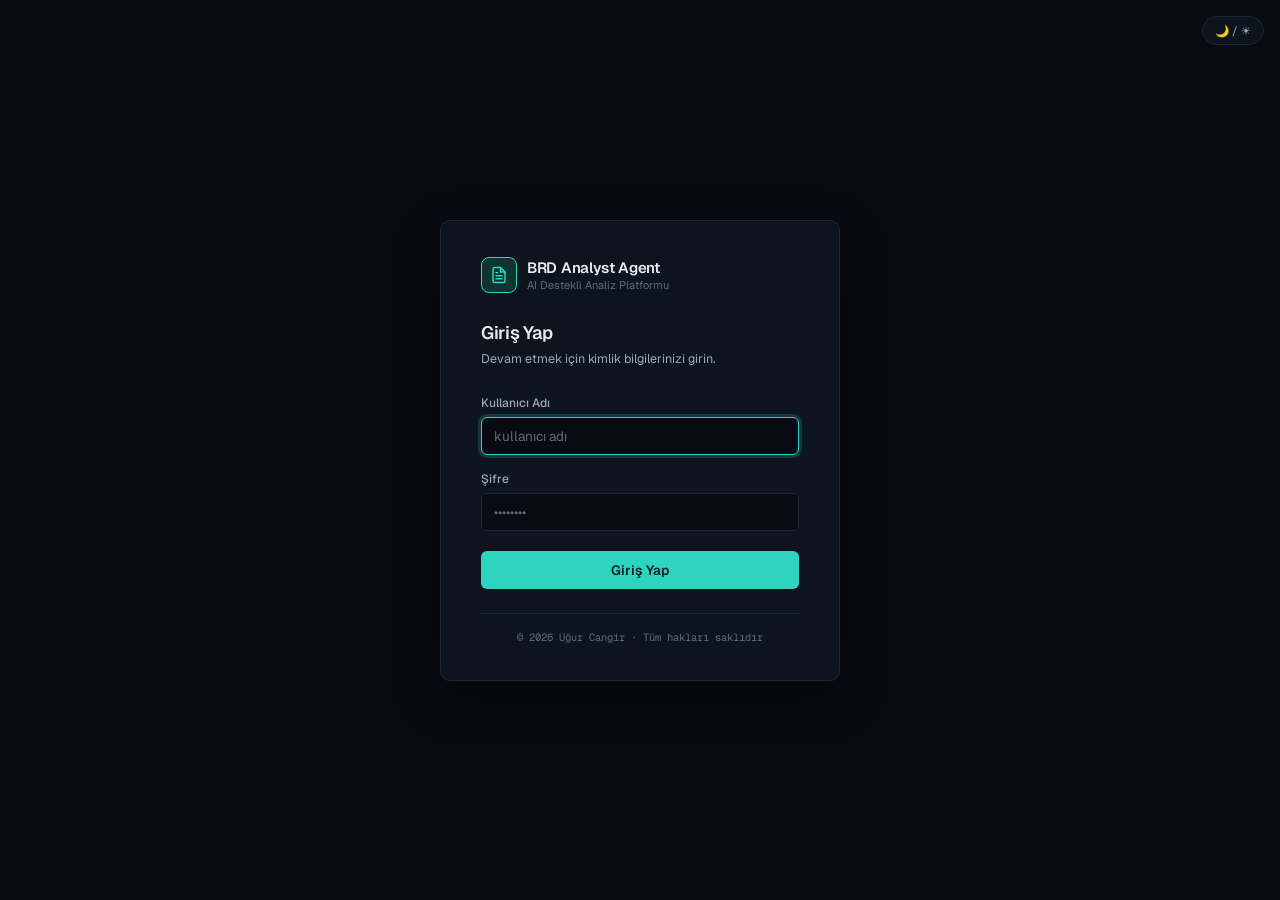
<file: templates/login.html>
<!DOCTYPE html>
<html lang="tr" data-theme="dark">
<head>
<meta charset="UTF-8">
<meta name="viewport" content="width=device-width, initial-scale=1.0">
<title>Giriş — BRD Analyst Agent</title>
<link rel="preconnect" href="https://fonts.googleapis.com">
<link rel="preconnect" href="https://fonts.gstatic.com" crossorigin>
<link href="https://fonts.googleapis.com/css2?family=Geist:wght@300;400;500;600;700&family=Geist+Mono:wght@400;500&display=swap" rel="stylesheet">
<style>
:root {
  --bg:      #080B12;
  --surface: #0E141E;
  --border:  #1E2735;
  --text:    #E5EAF1;
  --text2:   #9CA7B8;
  --text3:   #5F6B7E;
  --accent:  #2DD4BF;
  --accent2: #14B8A6;
  --accent-soft: #0E3530;
  --on-accent: #03201D;
  --red:     #F87171;
  --red-soft:#3A1414;
  --radius:  6px;
  --focus-ring: 0 0 0 3px rgba(45,212,191,.18);
}
html[data-theme="light"] {
  --bg:      #F5F7FA;
  --surface: #FFFFFF;
  --border:  #E1E6ED;
  --text:    #1A2233;
  --text2:   #586375;
  --text3:   #8A93A2;
  --accent:  #0F766E;
  --accent2: #115E59;
  --accent-soft: #D1FAE5;
  --on-accent: #FFFFFF;
  --red:     #DC2626;
  --red-soft:#FEE2E2;
}
* { box-sizing: border-box; margin: 0; padding: 0; }
body {
  font-family: 'Geist', system-ui, sans-serif;
  background: var(--bg); color: var(--text);
  min-height: 100vh; display: flex;
  align-items: center; justify-content: center;
  padding: 24px;
}
.card {
  background: var(--surface);
  border: 1px solid var(--border);
  border-radius: 10px;
  padding: 36px 40px;
  width: 100%; max-width: 400px;
  box-shadow: 0 16px 48px rgba(0,0,0,.4);
}
.logo {
  display: flex; align-items: center; gap: 10px;
  margin-bottom: 28px;
}
.logo-icon {
  width: 36px; height: 36px;
  background: var(--accent-soft);
  border: 1px solid var(--accent);
  border-radius: 8px;
  display: flex; align-items: center; justify-content: center;
  color: var(--accent);
}
.logo-icon svg { width: 18px; height: 18px; fill: none; stroke: currentColor; stroke-width: 2; stroke-linecap: round; stroke-linejoin: round; }
.logo-text { font-size: 15px; font-weight: 600; letter-spacing: -0.02em; }
.logo-sub  { font-size: 11px; color: var(--text3); margin-top: 1px; }
h1 { font-size: 18px; font-weight: 600; letter-spacing: -0.02em; margin-bottom: 6px; }
.subtitle { font-size: 12.5px; color: var(--text2); margin-bottom: 28px; }
.form-group { margin-bottom: 16px; }
label { display: block; font-size: 12px; font-weight: 500; color: var(--text2); margin-bottom: 6px; }
input {
  width: 100%; padding: 9px 12px;
  background: var(--bg); border: 1px solid var(--border);
  border-radius: var(--radius); color: var(--text);
  font-family: inherit; font-size: 13.5px; outline: none;
  transition: border-color .15s, box-shadow .15s;
}
input:focus { border-color: var(--accent); box-shadow: var(--focus-ring); }
input::placeholder { color: var(--text3); }
.btn {
  width: 100%; padding: 10px;
  background: var(--accent); color: var(--on-accent);
  border: none; border-radius: var(--radius);
  font-family: inherit; font-size: 13.5px; font-weight: 600;
  cursor: pointer; transition: background .15s;
  margin-top: 4px;
}
.btn:hover { background: var(--accent2); }
.btn:disabled { opacity: .5; cursor: not-allowed; }
.error-box {
  background: var(--red-soft); border: 1px solid var(--red);
  border-radius: var(--radius); padding: 10px 12px;
  font-size: 12.5px; color: var(--red);
  margin-bottom: 16px; display: none;
}
.theme-toggle {
  position: fixed; top: 16px; right: 16px;
  background: var(--surface); border: 1px solid var(--border);
  border-radius: 20px; padding: 6px 12px;
  font-size: 11.5px; color: var(--text2);
  cursor: pointer; font-family: inherit;
}
</style>
</head>
<body>
<button class="theme-toggle" onclick="toggleTheme()">🌙 / ☀️</button>

<div class="card">
  <div class="logo">
    <div class="logo-icon">
      <svg viewBox="0 0 24 24"><path d="M14 2H6a2 2 0 0 0-2 2v16a2 2 0 0 0 2 2h12a2 2 0 0 0 2-2V8z"/><polyline points="14 2 14 8 20 8"/><line x1="16" y1="13" x2="8" y2="13"/><line x1="16" y1="17" x2="8" y2="17"/><polyline points="10 9 9 9 8 9"/></svg>
    </div>
    <div>
      <div class="logo-text">BRD Analyst Agent</div>
      <div class="logo-sub">AI Destekli Analiz Platformu</div>
    </div>
  </div>

  <h1>Giriş Yap</h1>
  <p class="subtitle">Devam etmek için kimlik bilgilerinizi girin.</p>

  <div class="error-box" id="error-box"></div>

  <form onsubmit="girisYap(event)">
    <div class="form-group">
      <label for="username">Kullanıcı Adı</label>
      <input type="text" id="username" placeholder="kullanıcı adı" autocomplete="username" autofocus>
    </div>
    <div class="form-group">
      <label for="password">Şifre</label>
      <input type="password" id="password" placeholder="••••••••" autocomplete="current-password">
    </div>
    <button type="submit" class="btn" id="submit-btn">Giriş Yap</button>
  </form>
  <div style="margin-top:24px;padding-top:16px;border-top:1px solid var(--border);text-align:center;font-size:10.5px;color:var(--text3);font-family:'Geist Mono',monospace">
    © <span id="telif-yil"></span> Uğur Cangir · Tüm hakları saklıdır
  </div>
</div>
<script>document.getElementById('telif-yil').textContent = new Date().getFullYear();</script>

<script>
// Tema
const _saved = localStorage.getItem('theme');
if (_saved) document.documentElement.setAttribute('data-theme', _saved);

function toggleTheme() {
  const t = document.documentElement.getAttribute('data-theme') === 'dark' ? 'light' : 'dark';
  document.documentElement.setAttribute('data-theme', t);
  localStorage.setItem('theme', t);
}

async function girisYap(e) {
  e.preventDefault();
  const btn = document.getElementById('submit-btn');
  const errBox = document.getElementById('error-box');
  const username = document.getElementById('username').value.trim();
  const password = document.getElementById('password').value;

  if (!username || !password) {
    gosterHata('Kullanıcı adı ve şifre gerekli');
    return;
  }

  btn.disabled = true;
  btn.textContent = 'Giriş yapılıyor...';
  errBox.style.display = 'none';

  try {
    const r = await fetch('/api/auth/login', {
      method: 'POST',
      headers: {'Content-Type': 'application/json'},
      body: JSON.stringify({username, password})
    });
    const d = await r.json();
    if (r.ok) {
      window.location.href = '/';
    } else {
      gosterHata(d.error || 'Giriş başarısız');
    }
  } catch {
    gosterHata('Bağlantı hatası');
  } finally {
    btn.disabled = false;
    btn.textContent = 'Giriş Yap';
  }
}

function gosterHata(msg) {
  const box = document.getElementById('error-box');
  box.textContent = msg;
  box.style.display = 'block';
}
</script>
</body>
</html>
</file>
